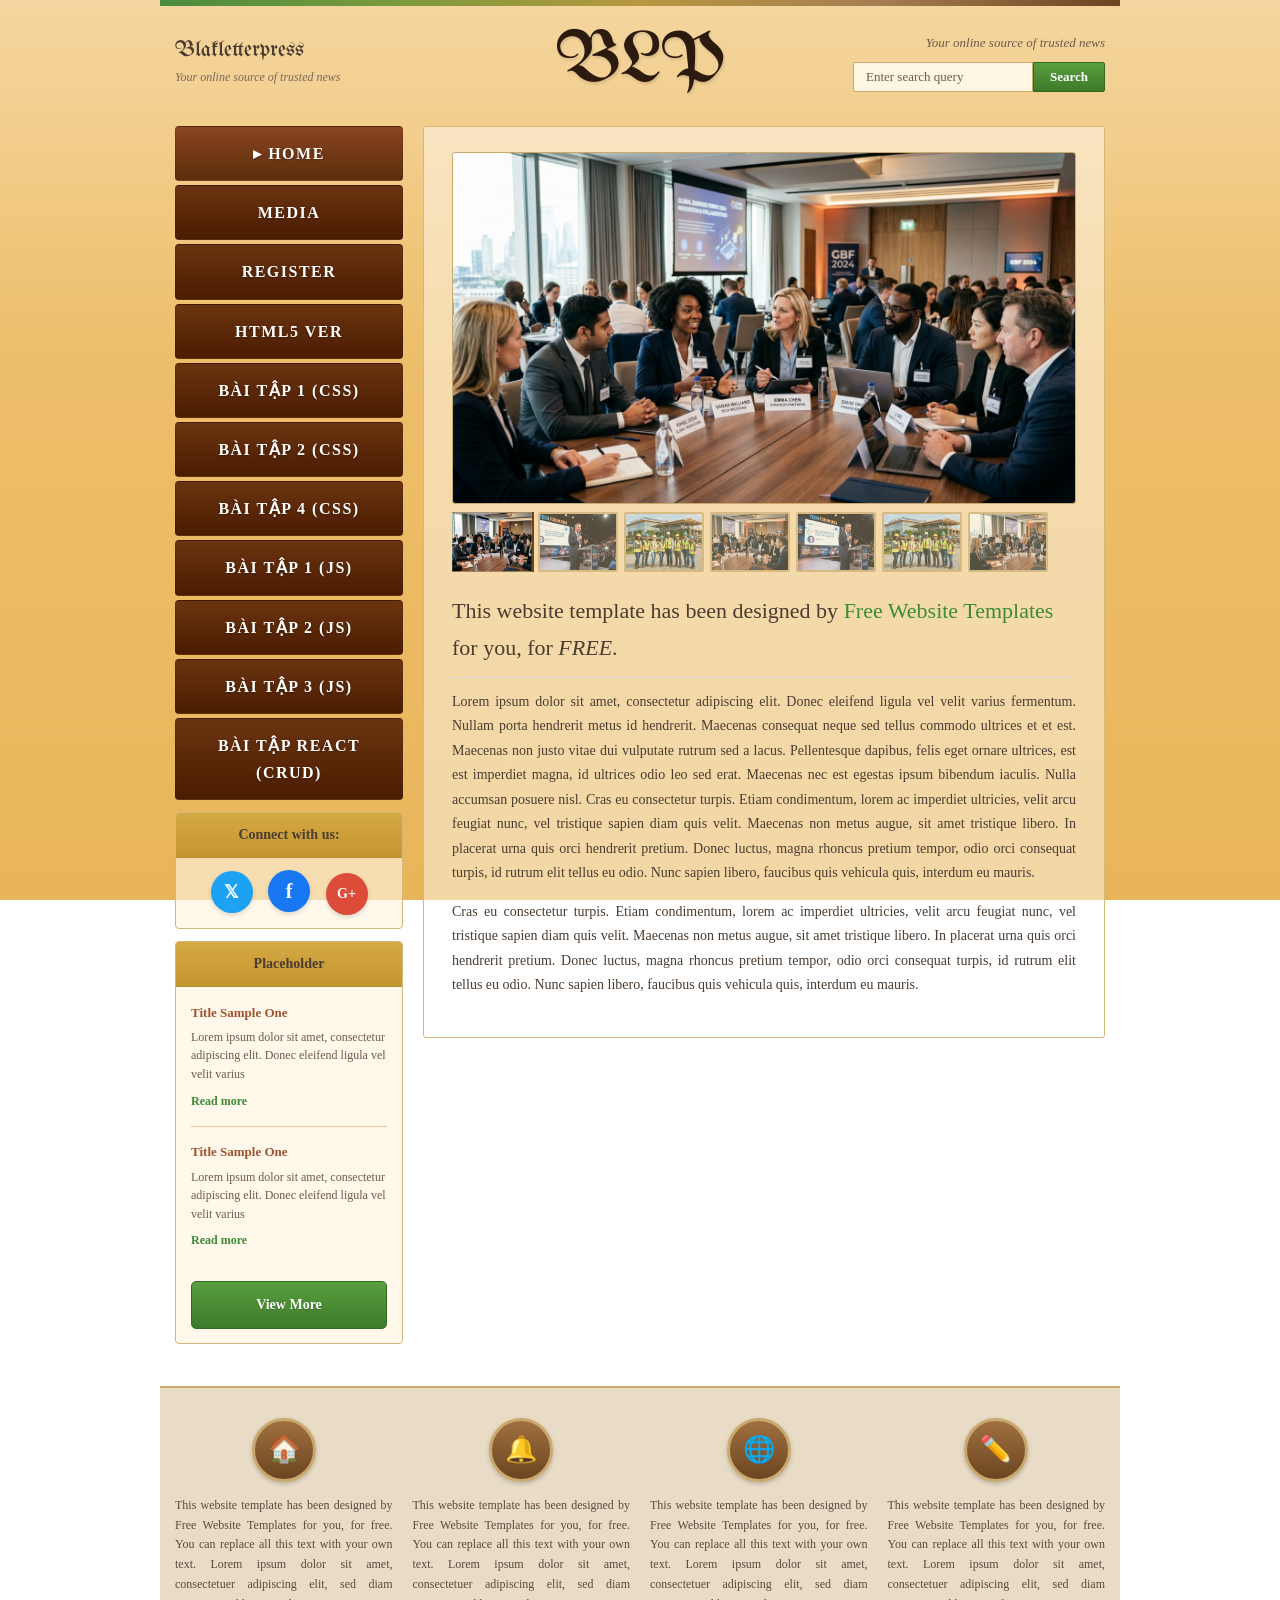
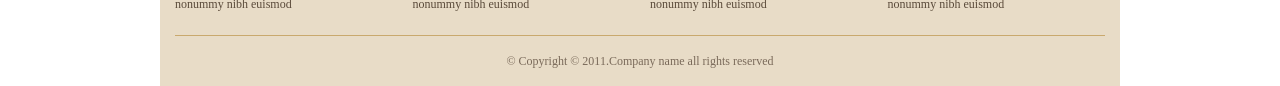
<file: index.html>
<!DOCTYPE html>
<!-- Website template by freewebsitetemplates.com -->
<html>

<head>
    <meta charset="UTF-8">
    <title>Home - Blakletterpress Website Template</title>
    <link rel="stylesheet" href="css/style.css" type="text/css">
</head>

<body>
    <div id="page">
        <div id="header">
            <div id="motto">
                <a href="index.html" class="sitename">Blakletterpress</a>
                <p>Your online source of trusted news</p>
            </div>
            <div id="logo">
                <a href="index.html">BLP</a>
            </div>
            <div id="searchbar">
                <div class="motto-text">Your online source of trusted news</div>
                <form action="#" method="post">
                    <input type="text" value="Enter search query" class="txtfield"
                        onBlur="javascript:if(this.value==''){this.value=this.defaultValue;}"
                        onFocus="javascript:if(this.value==this.defaultValue){this.value='';}">
                    <input type="submit" value="Search" class="btn">
                </form>
            </div>
        </div>
        <div id="contents">
            <div id="main">
                <div class="body">
                    <!-- Image Slideshow -->
                    <div class="slideshow">
                        <div class="main-image">
                            <img src="images/event_hero.jpg" alt="Featured Image" id="mainSlideImg">
                        </div>
                        <div class="thumbnails">
                            <img src="images/event_hero.jpg" alt="Thumbnail 1" class="active"
                                onclick="changeSlide(this)">
                            <img src="images/video_thumbnail.jpg" alt="Thumbnail 2" onclick="changeSlide(this)">
                            <img src="images/gallery_image.jpg" alt="Thumbnail 3" onclick="changeSlide(this)">
                            <img src="images/event_hero.jpg" alt="Thumbnail 4" onclick="changeSlide(this)"
                                style="object-position: right;">
                            <img src="images/video_thumbnail.jpg" alt="Thumbnail 5" onclick="changeSlide(this)"
                                style="object-position: left;">
                            <img src="images/gallery_image.jpg" alt="Thumbnail 6" onclick="changeSlide(this)"
                                style="object-position: center top;">
                            <img src="images/event_hero.jpg" alt="Thumbnail 7" onclick="changeSlide(this)"
                                style="object-position: left top;">
                        </div>
                    </div>

                    <h2>
                        This website template has been designed by
                        <a href="http://freewebsitetemplates.com">Free Website Templates</a> for you, for
                        <em>FREE</em>.
                    </h2>
                    <p>
                        Lorem ipsum dolor sit amet, consectetur adipiscing elit. Donec eleifend ligula vel velit varius
                        fermentum. Nullam porta hendrerit metus id hendrerit. Maecenas consequat neque sed tellus
                        commodo ultrices et et est. Maecenas non justo vitae dui vulputate rutrum sed a lacus.
                        Pellentesque dapibus, felis eget ornare ultrices, est est imperdiet magna, id ultrices odio leo
                        sed erat. Maecenas nec est egestas ipsum bibendum iaculis. Nulla accumsan posuere nisl. Cras eu
                        consectetur turpis. Etiam condimentum, lorem ac imperdiet ultricies, velit arcu feugiat nunc, vel
                        tristique sapien diam quis velit. Maecenas non metus augue, sit amet tristique libero. In
                        placerat urna quis orci hendrerit pretium. Donec luctus, magna rhoncus pretium tempor, odio orci
                        consequat turpis, id rutrum elit tellus eu odio. Nunc sapien libero, faucibus quis vehicula
                        quis, interdum eu mauris.
                    </p>
                    <p>
                        Cras eu consectetur turpis. Etiam condimentum, lorem ac imperdiet ultricies, velit arcu feugiat
                        nunc, vel tristique sapien diam quis velit. Maecenas non metus augue, sit amet tristique libero.
                        In placerat urna quis orci hendrerit pretium. Donec luctus, magna rhoncus pretium tempor, odio
                        orci consequat turpis, id rutrum elit tellus eu odio. Nunc sapien libero, faucibus quis vehicula
                        quis, interdum eu mauris.
                    </p>
                </div>
            </div>
            <div id="sidebar">
                <div id="navigation">
                    <div>
                        <ul>
                            <li>
                                <a href="index.html" class="active">Home</a>
                            </li>
                            <li>
                                <a href="media.html">Media</a>
                            </li>
                            <li>
                                <a href="register.html">Register</a>
                            </li>
                            <li>
                                <a href="index_new.html">HTML5 Ver</a>
                            </li>
                            <li>
                                <a href="Bai tap 1 Tim va sua loi CSS/trang.html">Bài tập 1 (CSS)</a>
                            </li>
                            <li>
                                <a href="Bai tap 2 Tim va sua loi CSS/trang.html">Bài tập 2 (CSS)</a>
                            </li>
                            <li>
                                <a href="Bai tap 4 Xay dung CSS/trang-goc.html">Bài tập 4 (CSS)</a>
                            </li>
                            <li>
                                <a href="Bai tap 1 - JS phieu bao gia va xac nhan don in/index.html">Bài tập 1 (JS)</a>
                            </li>
                            <li>
                                <a href="Bai tap 2 - JS tin tuc va gio hang/index.html">Bài tập 2 (JS)</a>
                            </li>
                            <li>
                                <a href="Bai tap 3 - JS thu vien anh va tin nhanh/index.html">Bài tập 3 (JS)</a>
                            </li>
                            <li>
                                <a href="Bai tap React - CRUD/index.html">Bài tập React (CRUD)</a>
                            </li>
                        </ul>
                    </div>
                </div>
                <div class="section">
                    <div id="connect">
                        <h2>Connect with us:</h2>
                        <a href="http://freewebsitetemplates.com/go/twitter/" target="_blank" class="twitter"></a> <a
                            href="http://freewebsitetemplates.com/go/facebook/" target="_blank" class="facebook"></a> <a
                            href="http://freewebsitetemplates.com/go/googleplus/" target="_blank"
                            class="googleplus"></a>
                    </div>
                </div>
                <div class="section">
                    <div id="posts">
                        <h2>Placeholder</h2>
                        <ul>
                            <li>
                                <h5>Title Sample One</h5>
                                <p>
                                    Lorem ipsum dolor sit amet, consectetur adipiscing elit. Donec eleifend ligula vel
                                    velit varius
                                </p>
                                <a href="media.html" class="more">Read more</a>
                            </li>
                            <li>
                                <h5>Title Sample One</h5>
                                <p>
                                    Lorem ipsum dolor sit amet, consectetur adipiscing elit. Donec eleifend ligula vel
                                    velit varius
                                </p>
                                <a href="media.html" class="more">Read more</a>
                            </li>
                        </ul>
                        <a href="media.html" class="btn2">View More</a>
                    </div>
                </div>
            </div>
        </div>
        <div id="footer">
            <div>
                <ul id="featured">
                    <li>
                        <a href="index.html" class="home"></a>
                        <p>
                            This website template has been designed by Free Website Templates for you, for free. You can
                            replace all this text with your own text. Lorem ipsum dolor sit amet, consectetuer
                            adipiscing elit, sed diam nonummy nibh euismod
                        </p>
                    </li>
                    <li>
                        <a href="index.html" class="bell"></a>
                        <p>
                            This website template has been designed by Free Website Templates for you, for free. You can
                            replace all this text with your own text. Lorem ipsum dolor sit amet, consectetuer
                            adipiscing elit, sed diam nonummy nibh euismod
                        </p>
                    </li>
                    <li>
                        <a href="index.html" class="globe"></a>
                        <p>
                            This website template has been designed by Free Website Templates for you, for free. You can
                            replace all this text with your own text. Lorem ipsum dolor sit amet, consectetuer
                            adipiscing elit, sed diam nonummy nibh euismod
                        </p>
                    </li>
                    <li>
                        <a href="index.html" class="pencil"></a>
                        <p>
                            This website template has been designed by Free Website Templates for you, for free. You can
                            replace all this text with your own text. Lorem ipsum dolor sit amet, consectetuer
                            adipiscing elit, sed diam nonummy nibh euismod
                        </p>
                    </li>
                </ul>
                <p id="footnote">
                    © Copyright © 2011.Company name all rights reserved
                </p>
            </div>
        </div>
    </div>

    <script>
        // Simple Image Slideshow
        function changeSlide(thumb) {
            var mainImg = document.getElementById('mainSlideImg');
            mainImg.style.opacity = '0';
            setTimeout(function () {
                mainImg.src = thumb.src;
                mainImg.style.opacity = '1';
            }, 200);
            // Update active thumbnail
            var thumbs = document.querySelectorAll('.thumbnails img');
            thumbs.forEach(function (t) { t.classList.remove('active'); });
            thumb.classList.add('active');
        }
    </script>
</body>

</html>
</file>
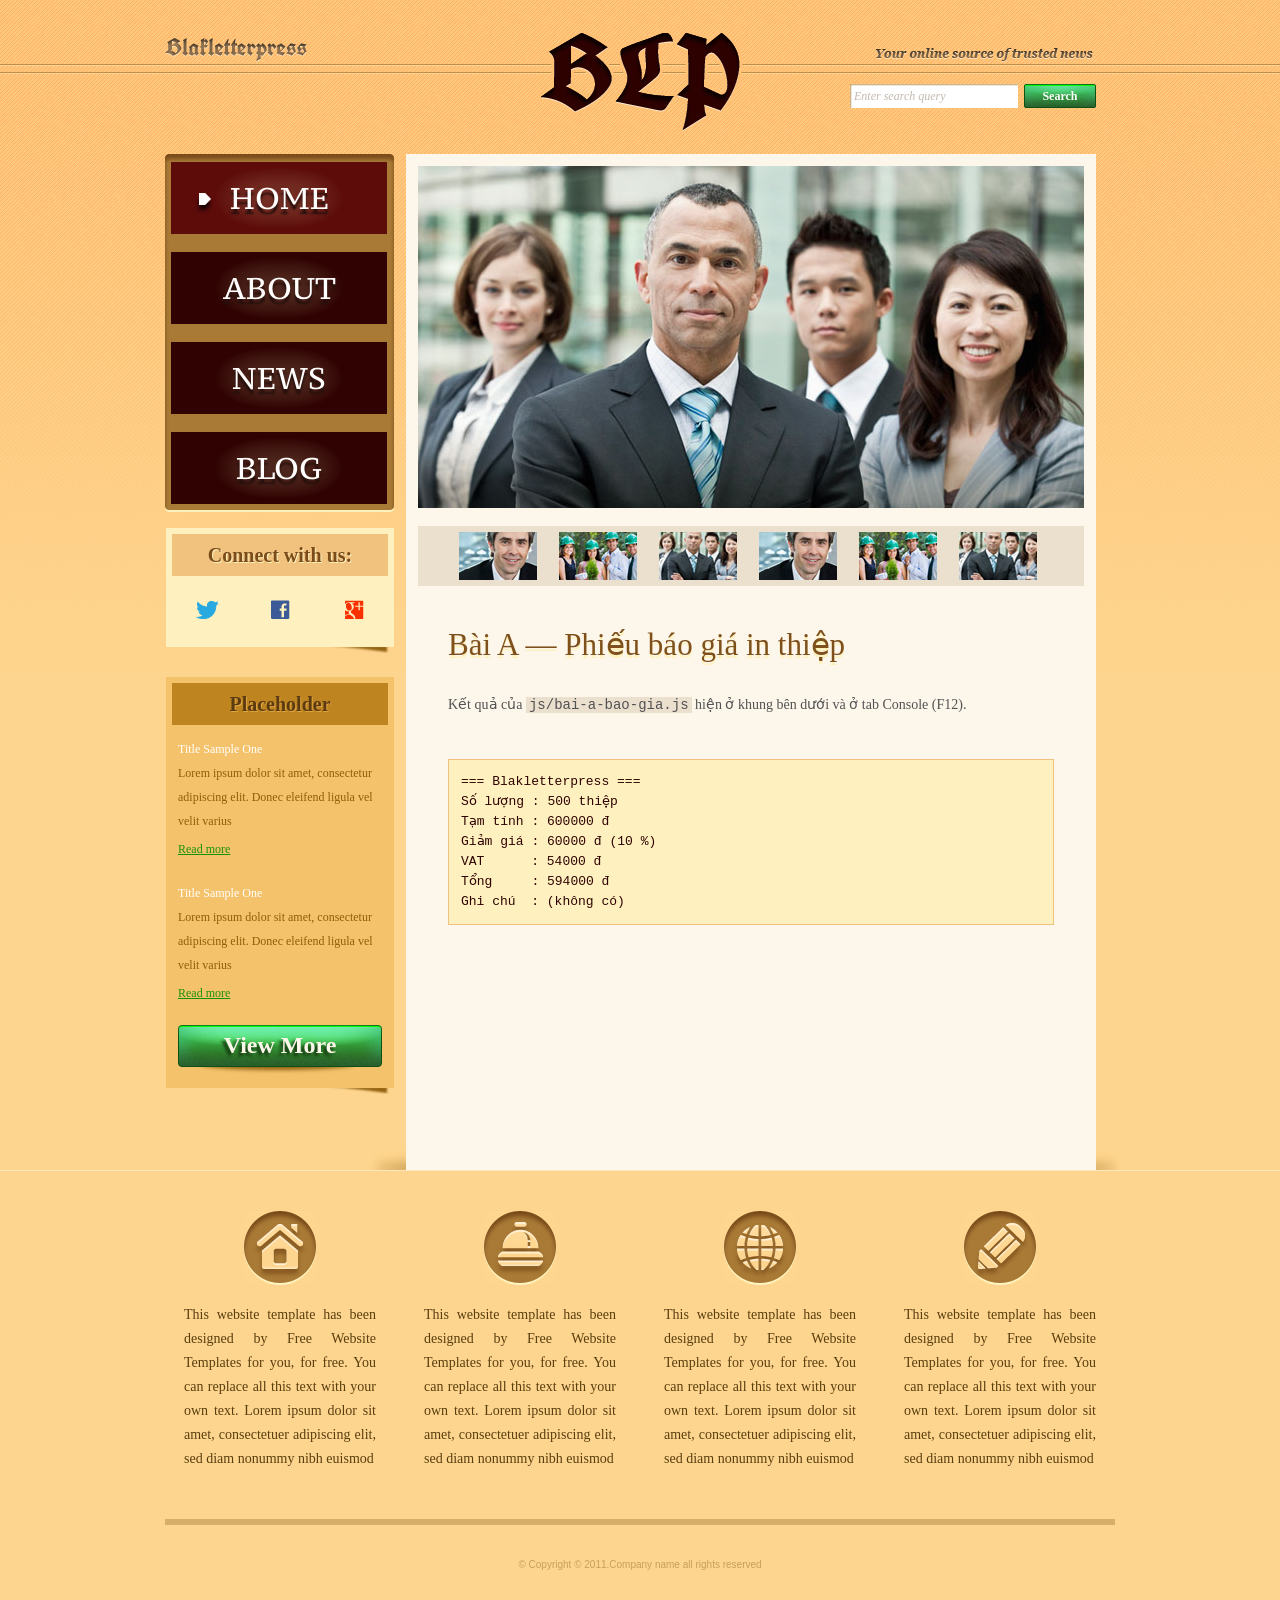
<file: Bai tap 1 - JS phieu bao gia va xac nhan don in/index.html>
<!DOCTYPE html>
<!-- Website template by freewebsitetemplates.com -->
<html>
<head>
	<meta charset="UTF-8">
	<title>Bài A – Phiếu báo giá | Blakletterpress</title>
	<link rel="stylesheet" href="css/style.css" type="text/css">
	<link rel="stylesheet" href="css/bai-js.css" type="text/css">
</head>
<body>
	<div id="page">
		<div id="header">
			<div id="motto">
				<a href="index.html" class="sitename"><img src="images/blakletterpress.png" height="24" width="142" alt="SiteName"></a>
				<p>
					<img src="images/header-text.png" height="14" width="218" alt="Text">
				</p>
			</div>
			<div id="logo">
				<a href="index.html"><img src="images/logo.png" alt="LOGO"></a>
			</div>
			<div id="searchbar">
				<form action="#" method="post">
					<input type="text" value="Enter search query" class="txtfield" onBlur="javascript:if(this.value==''){this.value=this.defaultValue;}" onFocus="javascript:if(this.value==this.defaultValue){this.value='';}">
					<input type="submit" value="Search" class="btn">
				</form>
			</div>
		</div>
		<div id="contents">
			<div id="main">
				<div id="gallery">
					<div>
						<img src="images/team-large.jpg" alt="Img">
					</div>
					<ul>
						<li>
							<img src="images/smiling.jpg" alt="Img">
						</li>
						<li>
							<img src="images/ecofriends.jpg" alt="Img">
						</li>
						<li>
							<img src="images/team.jpg" alt="Img">
						</li>
						<li>
							<img src="images/smiling.jpg" alt="Img">
						</li>
						<li>
							<img src="images/ecofriends.jpg" alt="Img">
						</li>
						<li>
							<img src="images/team.jpg" alt="Img">
						</li>
					</ul>
				</div>
				<div class="body">
					<h1>Bài A — Phiếu báo giá in thiệp</h1>
					<p>
						Kết quả của <code>js/bai-a-bao-gia.js</code> hiện ở khung bên dưới và ở tab Console (F12).
					</p>
					<pre id="ket-qua"></pre>
				</div>
			</div>
			<div id="sidebar">
				<div id="navigation">
					<div>
						<ul>
							<li class="selected">
								<a href="index.html">Home</a>
							</li>
							<li>
								<a href="about.html">About</a>
							</li>
							<li>
								<a href="news.html">News</a>
							</li>
							<li>
								<a href="blog.html">Blog</a>
							</li>
						</ul>
					</div>
				</div>
				<div class="section">
					<div id="connect">
						<h2>Connect with us:</h2>
						<a href="http://freewebsitetemplates.com/go/twitter/" target="_blank" class="twitter"></a> <a href="http://freewebsitetemplates.com/go/facebook/" target="_blank" class="facebook"></a> <a href="http://freewebsitetemplates.com/go/googleplus/" target="_blank" class="googleplus"></a>
					</div>
				</div>
				<div class="section">
					<div id="posts">
						<h2>Placeholder</h2>
						<ul>
							<li>
								<h5>Title Sample One</h5>
								<p>
									Lorem ipsum dolor sit amet, consectetur adipiscing elit. Donec eleifend ligula vel velit varius
								</p>
								<a href="news.html" class="more">Read more</a>
							</li>
							<li>
								<h5>Title Sample One</h5>
								<p>
									Lorem ipsum dolor sit amet, consectetur adipiscing elit. Donec eleifend ligula vel velit varius
								</p>
								<a href="news.html" class="more">Read more</a>
							</li>
						</ul>
						<a href="news.html" class="btn2">View More</a>
					</div>
				</div>
			</div>
		</div>
		<div id="footer">
			<div>
				<ul id="featured">
					<li>
						<a href="index.html" class="home"></a>
						<p>
							This website template has been designed by Free Website Templates for you, for free. You can replace all this text with your own text. Lorem ipsum dolor sit amet, consectetuer adipiscing elit, sed diam nonummy nibh euismod
						</p>
					</li>
					<li>
						<a href="index.html" class="bell"></a>
						<p>
							This website template has been designed by Free Website Templates for you, for free. You can replace all this text with your own text. Lorem ipsum dolor sit amet, consectetuer adipiscing elit, sed diam nonummy nibh euismod
						</p>
					</li>
					<li>
						<a href="index.html" class="globe"></a>
						<p>
							This website template has been designed by Free Website Templates for you, for free. You can replace all this text with your own text. Lorem ipsum dolor sit amet, consectetuer adipiscing elit, sed diam nonummy nibh euismod
						</p>
					</li>
					<li>
						<a href="index.html" class="pencil"></a>
						<p>
							This website template has been designed by Free Website Templates for you, for free. You can replace all this text with your own text. Lorem ipsum dolor sit amet, consectetuer adipiscing elit, sed diam nonummy nibh euismod
						</p>
					</li>
				</ul>
				<p id="footnote">
					© Copyright © 2011.Company name all rights reserved
				</p>
			</div>
		</div>
	</div>
	<script src="js/ho-tro.js"></script>
	<script src="js/bai-a-bao-gia.js"></script>
</body>
</html>
</file>
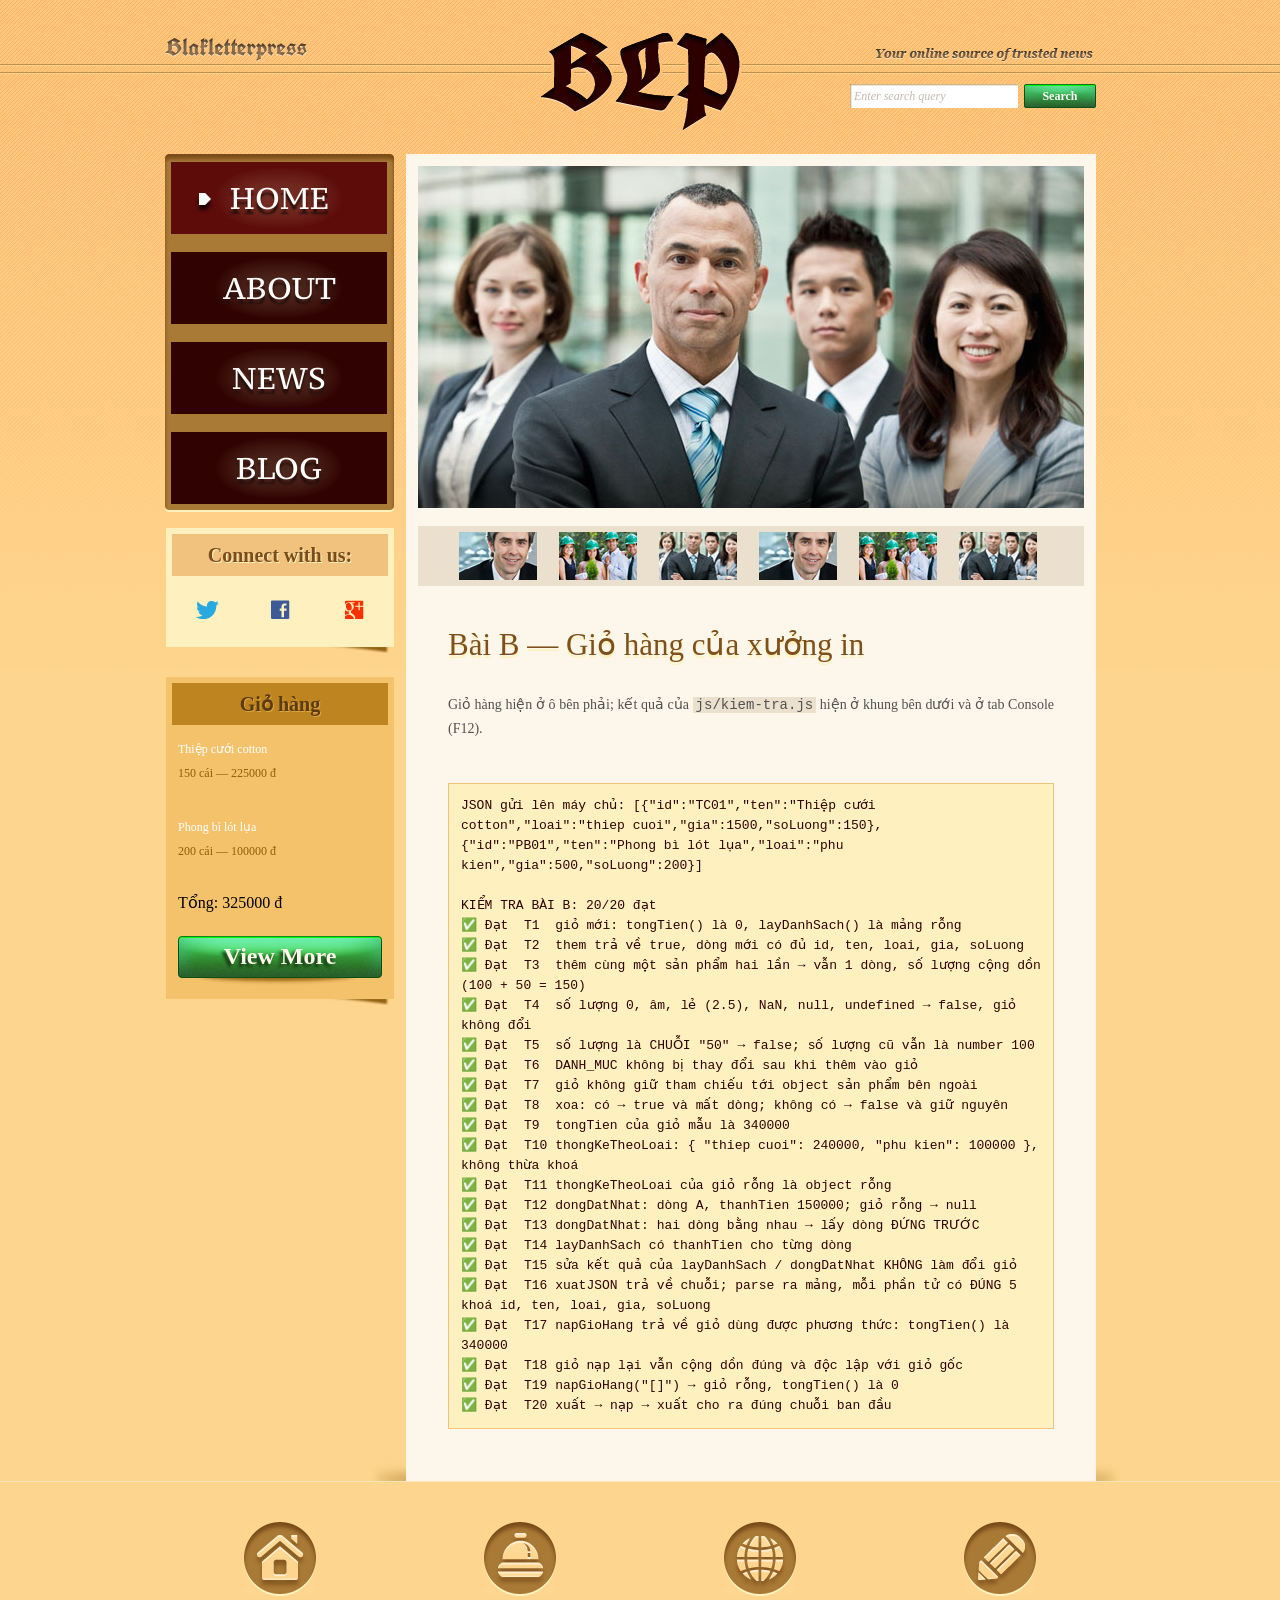
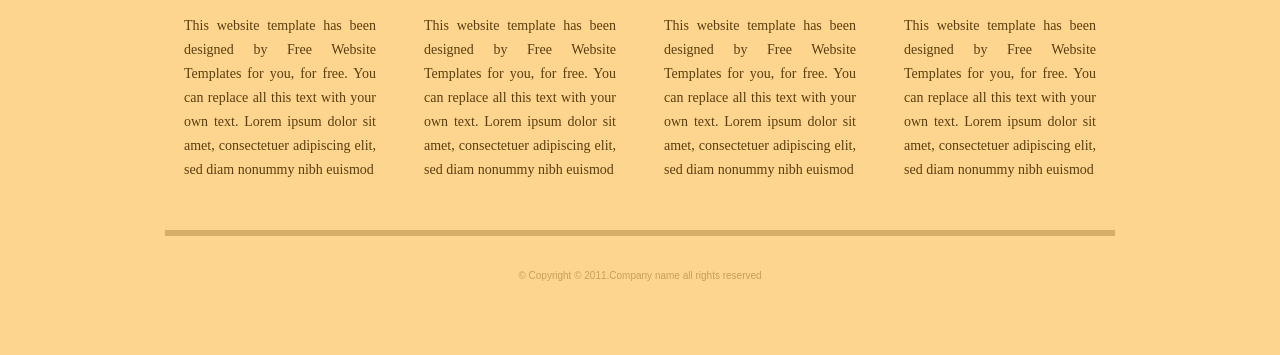
<file: Bai tap 2 - JS tin tuc va gio hang/index.html>
<!DOCTYPE html>
<!-- Website template by freewebsitetemplates.com -->
<html>
<head>
	<meta charset="UTF-8">
	<title>Bài B – Giỏ hàng | Blakletterpress</title>
	<link rel="stylesheet" href="css/style.css" type="text/css">
	<link rel="stylesheet" href="css/bai-js.css" type="text/css">
</head>
<body>
	<div id="page">
		<div id="header">
			<div id="motto">
				<a href="index.html" class="sitename"><img src="images/blakletterpress.png" height="24" width="142" alt="SiteName"></a>
				<p>
					<img src="images/header-text.png" height="14" width="218" alt="Text">
				</p>
			</div>
			<div id="logo">
				<a href="index.html"><img src="images/logo.png" alt="LOGO"></a>
			</div>
			<div id="searchbar">
				<form action="#" method="post">
					<input type="text" value="Enter search query" class="txtfield" onBlur="javascript:if(this.value==''){this.value=this.defaultValue;}" onFocus="javascript:if(this.value==this.defaultValue){this.value='';}">
					<input type="submit" value="Search" class="btn">
				</form>
			</div>
		</div>
		<div id="contents">
			<div id="main">
				<div id="gallery">
					<div>
						<img src="images/team-large.jpg" alt="Img">
					</div>
					<ul>
						<li>
							<img src="images/smiling.jpg" alt="Img">
						</li>
						<li>
							<img src="images/ecofriends.jpg" alt="Img">
						</li>
						<li>
							<img src="images/team.jpg" alt="Img">
						</li>
						<li>
							<img src="images/smiling.jpg" alt="Img">
						</li>
						<li>
							<img src="images/ecofriends.jpg" alt="Img">
						</li>
						<li>
							<img src="images/team.jpg" alt="Img">
						</li>
					</ul>
				</div>
				<div class="body">
					<h1>Bài B — Giỏ hàng của xưởng in</h1>
					<p>
						Giỏ hàng hiện ở ô bên phải; kết quả của <code>js/kiem-tra.js</code> hiện ở khung bên dưới và ở tab Console (F12).
					</p>
					<pre id="ket-qua"></pre>
				</div>
			</div>
			<div id="sidebar">
				<div id="navigation">
					<div>
						<ul>
							<li class="selected">
								<a href="index.html">Home</a>
							</li>
							<li>
								<a href="about.html">About</a>
							</li>
							<li>
								<a href="news.html">News</a>
							</li>
							<li>
								<a href="blog.html">Blog</a>
							</li>
						</ul>
					</div>
				</div>
				<div class="section">
					<div id="connect">
						<h2>Connect with us:</h2>
						<a href="http://freewebsitetemplates.com/go/twitter/" target="_blank" class="twitter"></a> <a href="http://freewebsitetemplates.com/go/facebook/" target="_blank" class="facebook"></a> <a href="http://freewebsitetemplates.com/go/googleplus/" target="_blank" class="googleplus"></a>
					</div>
				</div>
				<div class="section">
					<div id="posts">
						<h2>Giỏ hàng</h2>
						<ul id="gio-hang">
							<li>
								<h5>Title Sample One</h5>
								<p>
									Lorem ipsum dolor sit amet, consectetur adipiscing elit. Donec eleifend ligula vel velit varius
								</p>
								<a href="news.html" class="more">Read more</a>
							</li>
							<li>
								<h5>Title Sample One</h5>
								<p>
									Lorem ipsum dolor sit amet, consectetur adipiscing elit. Donec eleifend ligula vel velit varius
								</p>
								<a href="news.html" class="more">Read more</a>
							</li>
						</ul>
						<a href="news.html" class="btn2">View More</a>
					</div>
				</div>
			</div>
		</div>
		<div id="footer">
			<div>
				<ul id="featured">
					<li>
						<a href="index.html" class="home"></a>
						<p>
							This website template has been designed by Free Website Templates for you, for free. You can replace all this text with your own text. Lorem ipsum dolor sit amet, consectetuer adipiscing elit, sed diam nonummy nibh euismod
						</p>
					</li>
					<li>
						<a href="index.html" class="bell"></a>
						<p>
							This website template has been designed by Free Website Templates for you, for free. You can replace all this text with your own text. Lorem ipsum dolor sit amet, consectetuer adipiscing elit, sed diam nonummy nibh euismod
						</p>
					</li>
					<li>
						<a href="index.html" class="globe"></a>
						<p>
							This website template has been designed by Free Website Templates for you, for free. You can replace all this text with your own text. Lorem ipsum dolor sit amet, consectetuer adipiscing elit, sed diam nonummy nibh euismod
						</p>
					</li>
					<li>
						<a href="index.html" class="pencil"></a>
						<p>
							This website template has been designed by Free Website Templates for you, for free. You can replace all this text with your own text. Lorem ipsum dolor sit amet, consectetuer adipiscing elit, sed diam nonummy nibh euismod
						</p>
					</li>
				</ul>
				<p id="footnote">
					© Copyright © 2011.Company name all rights reserved
				</p>
			</div>
		</div>
	</div>
	<script src="js/ho-tro.js"></script>
	<script src="js/bai-b-gio-hang.js"></script>
	<script src="js/kiem-tra.js"></script>
</body>
</html>
</file>
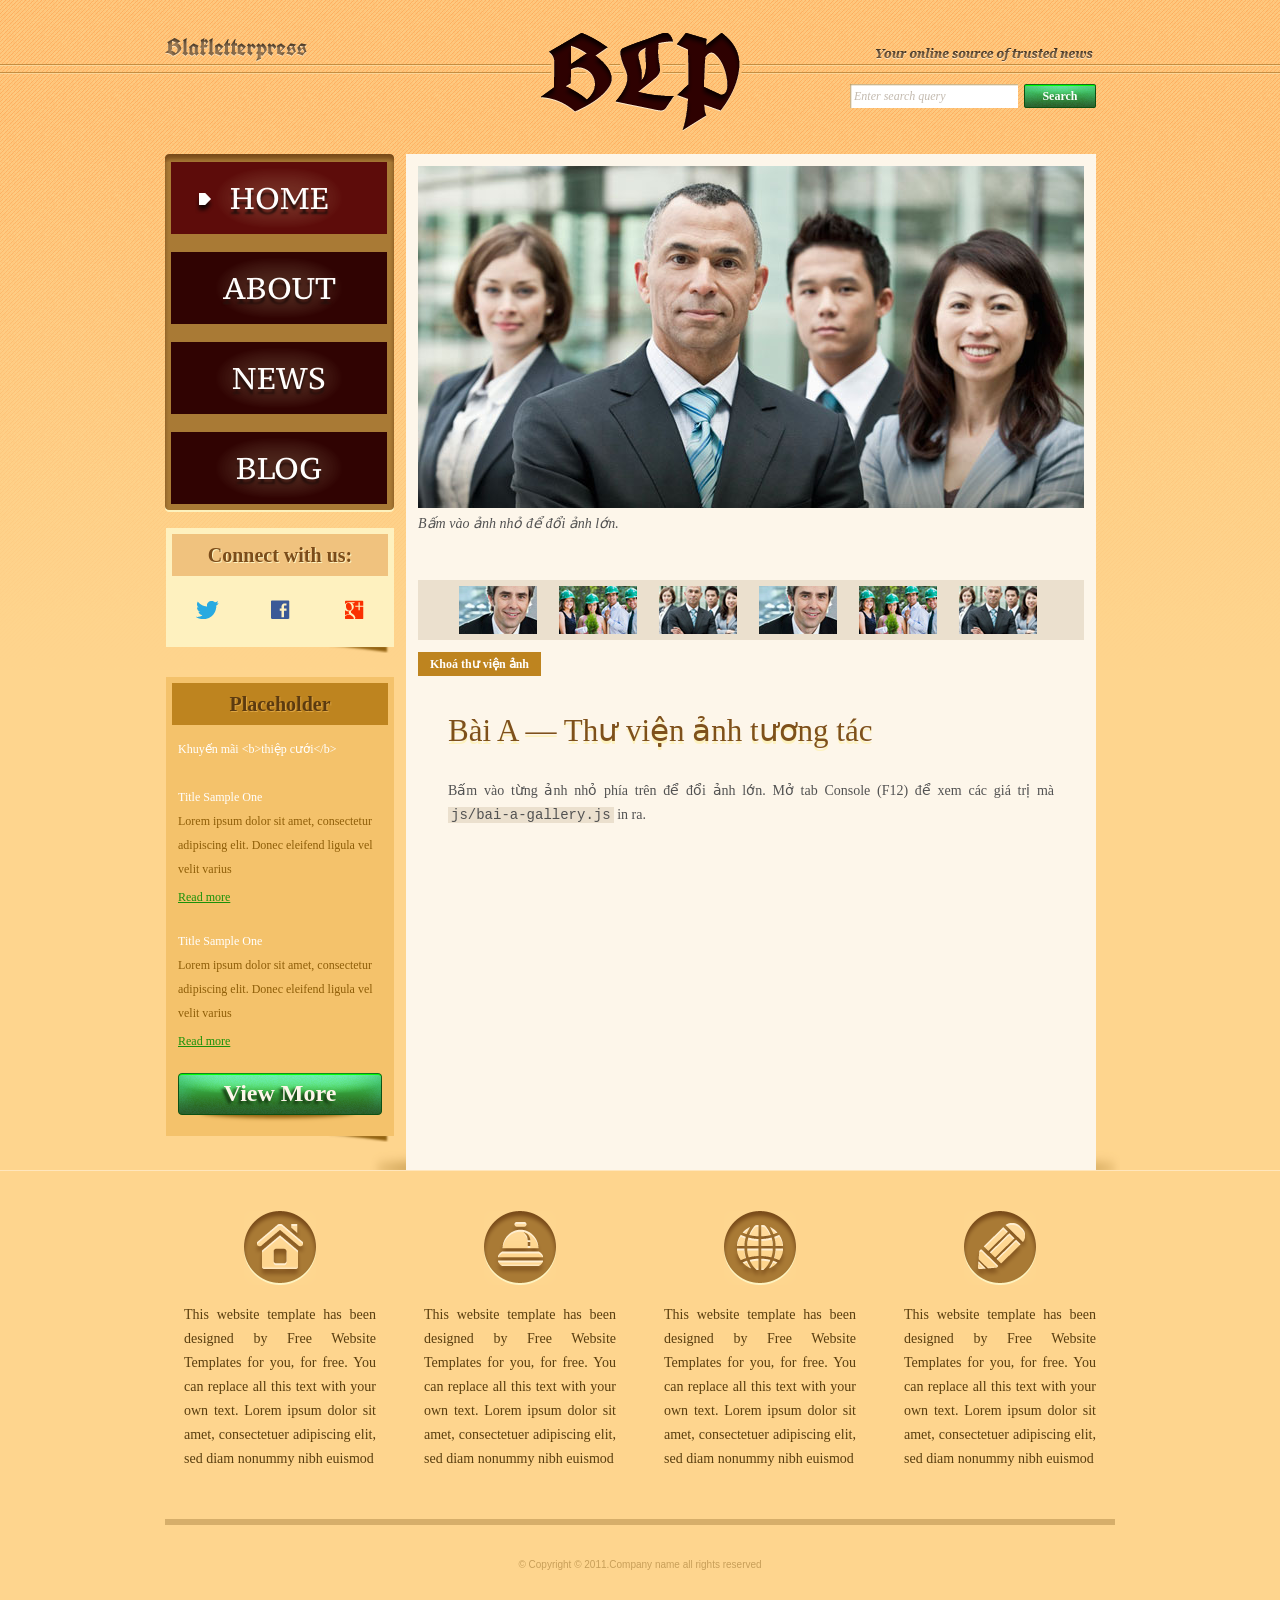
<file: Bai tap 3 - JS thu vien anh va tin nhanh/index.html>
<!DOCTYPE html>
<!-- Website template by freewebsitetemplates.com -->
<html>
<head>
	<meta charset="UTF-8">
	<title>Bài A – Thư viện ảnh | Blakletterpress</title>
	<link rel="stylesheet" href="css/style.css" type="text/css">
	<link rel="stylesheet" href="css/bai-js.css" type="text/css">
</head>
<body>
	<div id="page">
		<div id="header">
			<div id="motto">
				<a href="index.html" class="sitename"><img src="images/blakletterpress.png" height="24" width="142" alt="SiteName"></a>
				<p>
					<img src="images/header-text.png" height="14" width="218" alt="Text">
				</p>
			</div>
			<div id="logo">
				<a href="index.html"><img src="images/logo.png" alt="LOGO"></a>
			</div>
			<div id="searchbar">
				<form action="#" method="post">
					<input type="text" id="o-tim-kiem" value="Enter search query" class="txtfield">
					<input type="submit" value="Search" class="btn">
				</form>
			</div>
		</div>
		<div id="contents">
			<div id="main">
				<div id="gallery">
					<div>
						<img src="images/team-large.jpg" alt="Img">
					</div>
					<ul>
						<li>
							<img src="images/smiling.jpg" alt="meeting">
						</li>
						<li>
							<img src="images/ecofriends.jpg" alt="team-large">
						</li>
						<li>
							<img src="images/team.jpg" alt="team-large">
						</li>
						<li>
							<img src="images/smiling.jpg" alt="meeting">
						</li>
						<li>
							<img src="images/ecofriends.jpg" alt="team-large">
						</li>
						<li>
							<img src="images/team.jpg" alt="team-large">
						</li>
					</ul>
					<button type="button" id="nut-khoa">Khoá thư viện ảnh</button>
				</div>
				<div class="body">
					<h1>Bài A — Thư viện ảnh tương tác</h1>
					<p>
						Bấm vào từng ảnh nhỏ phía trên để đổi ảnh lớn. Mở tab Console (F12) để xem các giá trị mà <code>js/bai-a-gallery.js</code> in ra.
					</p>
				</div>
			</div>
			<div id="sidebar">
				<div id="navigation">
					<div>
						<ul>
							<li class="selected">
								<a href="index.html">Home</a>
							</li>
							<li>
								<a href="about.html">About</a>
							</li>
							<li>
								<a href="news.html">News</a>
							</li>
							<li>
								<a href="blog.html">Blog</a>
							</li>
						</ul>
					</div>
				</div>
				<div class="section">
					<div id="connect">
						<h2>Connect with us:</h2>
						<a href="http://freewebsitetemplates.com/go/twitter/" target="_blank" class="twitter"></a> <a href="http://freewebsitetemplates.com/go/facebook/" target="_blank" class="facebook"></a> <a href="http://freewebsitetemplates.com/go/googleplus/" target="_blank" class="googleplus"></a>
					</div>
				</div>
				<div class="section">
					<div id="posts">
						<h2>Placeholder</h2>
						<ul>
							<li>
								<h5>Title Sample One</h5>
								<p>
									Lorem ipsum dolor sit amet, consectetur adipiscing elit. Donec eleifend ligula vel velit varius
								</p>
								<a href="news.html" class="more">Read more</a>
							</li>
							<li>
								<h5>Title Sample One</h5>
								<p>
									Lorem ipsum dolor sit amet, consectetur adipiscing elit. Donec eleifend ligula vel velit varius
								</p>
								<a href="news.html" class="more">Read more</a>
							</li>
						</ul>
						<a href="news.html" class="btn2">View More</a>
					</div>
				</div>
			</div>
		</div>
		<div id="footer">
			<div>
				<ul id="featured">
					<li>
						<a href="index.html" class="home"></a>
						<p>
							This website template has been designed by Free Website Templates for you, for free. You can replace all this text with your own text. Lorem ipsum dolor sit amet, consectetuer adipiscing elit, sed diam nonummy nibh euismod
						</p>
					</li>
					<li>
						<a href="index.html" class="bell"></a>
						<p>
							This website template has been designed by Free Website Templates for you, for free. You can replace all this text with your own text. Lorem ipsum dolor sit amet, consectetuer adipiscing elit, sed diam nonummy nibh euismod
						</p>
					</li>
					<li>
						<a href="index.html" class="globe"></a>
						<p>
							This website template has been designed by Free Website Templates for you, for free. You can replace all this text with your own text. Lorem ipsum dolor sit amet, consectetuer adipiscing elit, sed diam nonummy nibh euismod
						</p>
					</li>
					<li>
						<a href="index.html" class="pencil"></a>
						<p>
							This website template has been designed by Free Website Templates for you, for free. You can replace all this text with your own text. Lorem ipsum dolor sit amet, consectetuer adipiscing elit, sed diam nonummy nibh euismod
						</p>
					</li>
				</ul>
				<p id="footnote">
					© Copyright © 2011.Company name all rights reserved
				</p>
			</div>
		</div>
	</div>
	<script src="js/bai-a-gallery.js"></script>
</body>
</html>
</file>
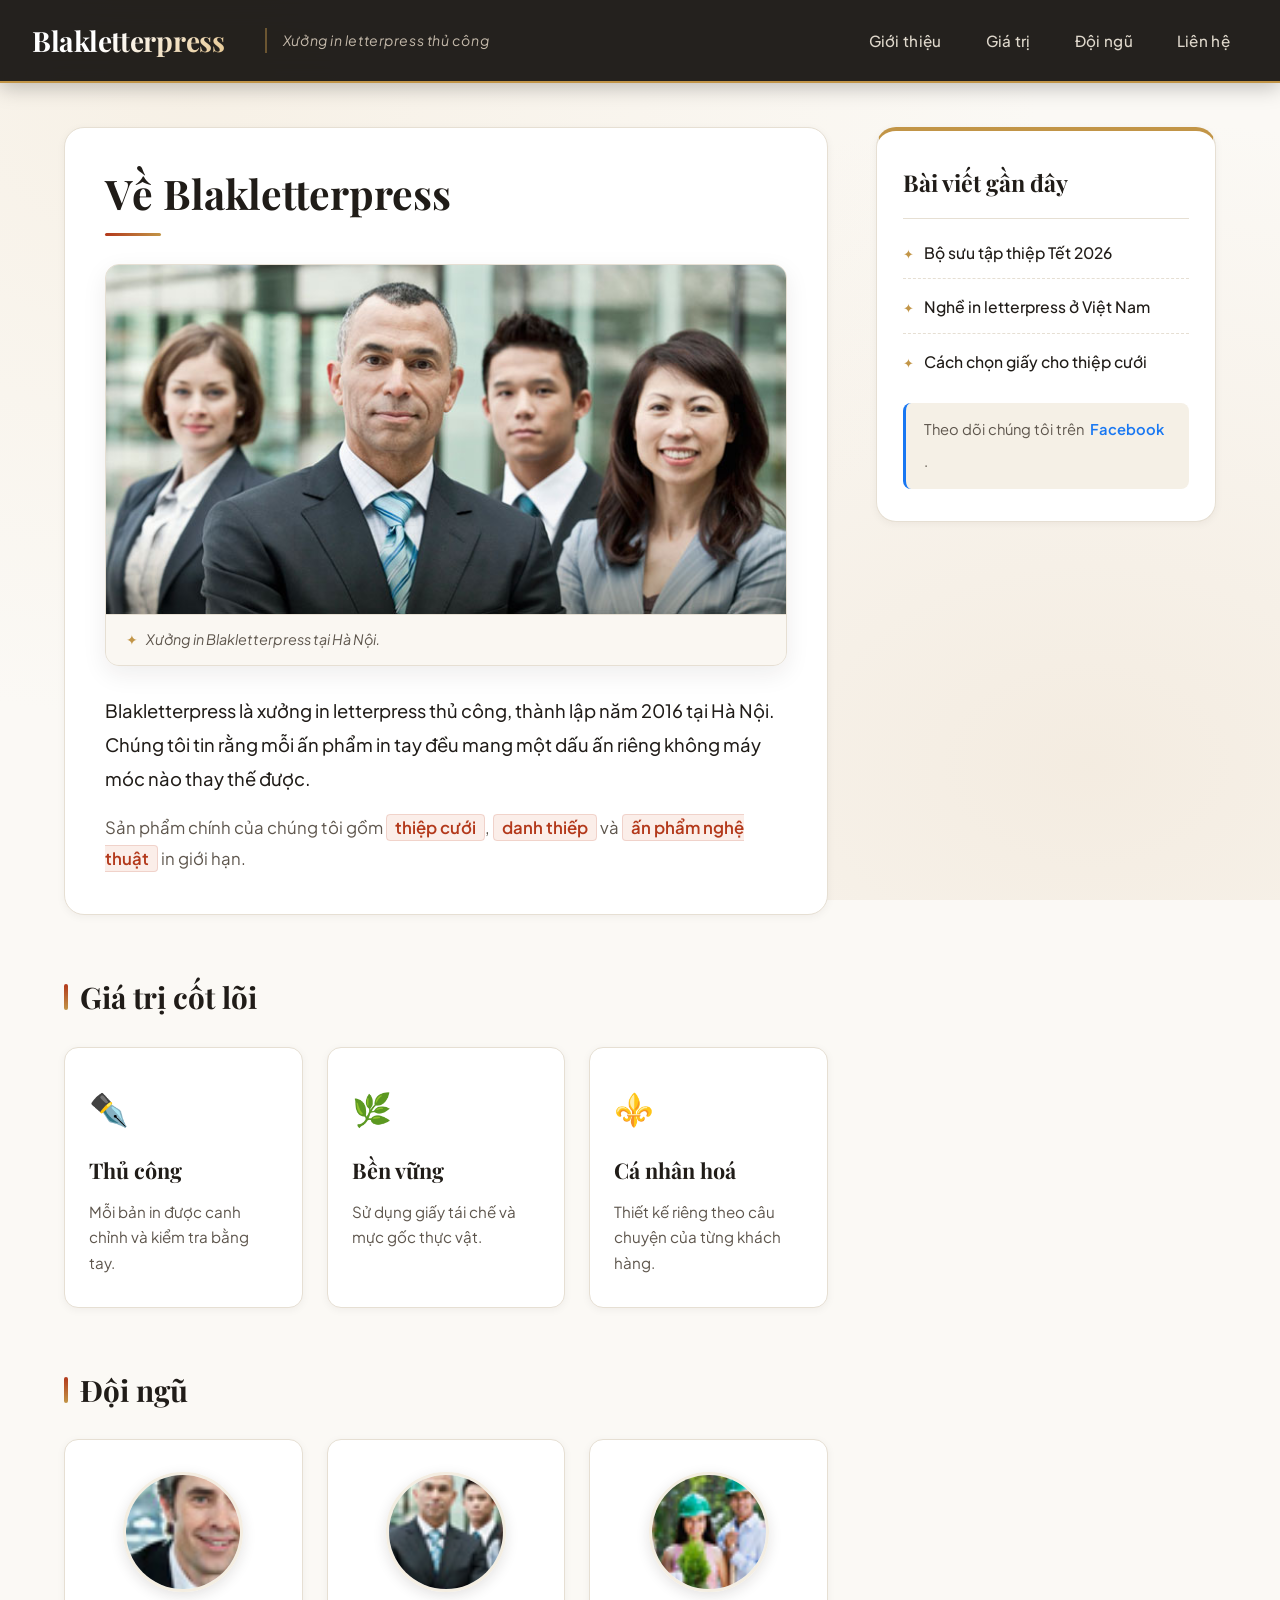
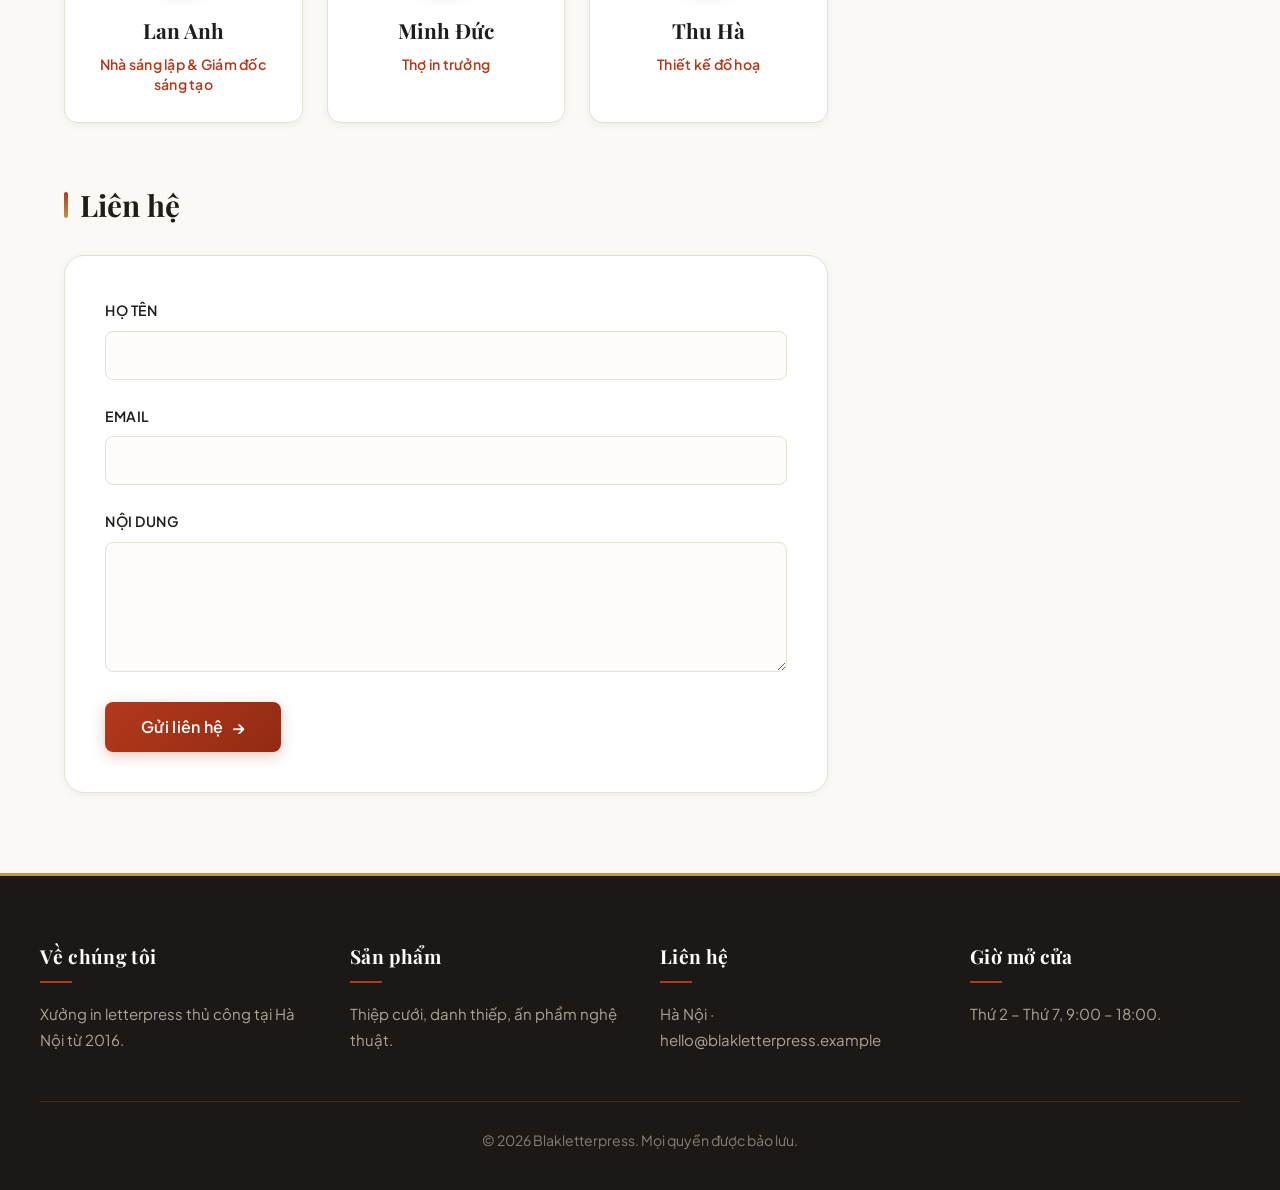
<file: Bai tap 4 Xay dung CSS/index.html>
<!DOCTYPE html>
<html lang="vi">
<head>
	<meta charset="UTF-8">
	<meta name="viewport" content="width=device-width, initial-scale=1.0">
	<meta name="description" content="Giới thiệu Blakletterpress — xưởng in letterpress thủ công tại Hà Nội.">
	<title>Giới thiệu — Blakletterpress</title>

	<!-- SV (Hoạt động 1): tạo file style.css trong cùng thư mục và giữ dòng <link> dưới đây. -->
	<link rel="stylesheet" href="style.css">
</head>
<body>

	<header class="site-header">
		<a href="#" class="site-name">Blakletterpress</a>
		<p class="tagline">Xưởng in letterpress thủ công</p>
		<nav class="main-nav" aria-label="Chính">
			<ul>
				<li><a href="#gioi-thieu">Giới thiệu</a></li>
				<li><a href="#gia-tri">Giá trị</a></li>
				<li><a href="#doi-ngu">Đội ngũ</a></li>
				<li><a href="#lien-he">Liên hệ</a></li>
			</ul>
		</nav>
	</header>

	<div class="layout">
		<main>

			<article id="gioi-thieu">
				<h1>Về Blakletterpress</h1>

				<figure>
					<img src="./images/team-large.jpg" alt="Đội ngũ Blakletterpress tại xưởng in">
					<figcaption>Xưởng in Blakletterpress tại Hà Nội.</figcaption>
				</figure>

				<p>
					Blakletterpress là xưởng in letterpress thủ công, thành lập năm 2016 tại Hà Nội.
					Chúng tôi tin rằng mỗi ấn phẩm in tay đều mang một dấu ấn riêng không máy móc nào thay thế được.
				</p>
				<p>
					Sản phẩm chính của chúng tôi gồm <strong>thiệp cưới</strong>, <strong>danh thiếp</strong>
					và <strong>ấn phẩm nghệ thuật</strong> in giới hạn.
				</p>
			</article>

			<section id="gia-tri">
				<h2>Giá trị cốt lõi</h2>
				<ul class="value-list">
					<li class="value-card">
						<h3>Thủ công</h3>
						<p>Mỗi bản in được canh chỉnh và kiểm tra bằng tay.</p>
					</li>
					<li class="value-card">
						<h3>Bền vững</h3>
						<p>Sử dụng giấy tái chế và mực gốc thực vật.</p>
					</li>
					<li class="value-card">
						<h3>Cá nhân hoá</h3>
						<p>Thiết kế riêng theo câu chuyện của từng khách hàng.</p>
					</li>
				</ul>
			</section>

			<section id="doi-ngu">
				<h2>Đội ngũ</h2>
				<ul class="team-list">
					<li class="member">
						<img src="./images/smiling.jpg" alt="Chân dung Lan Anh">
						<h3>Lan Anh</h3>
						<p>Nhà sáng lập &amp; Giám đốc sáng tạo</p>
					</li>
					<li class="member">
						<img src="./images/team.jpg" alt="Chân dung Minh Đức">
						<h3>Minh Đức</h3>
						<p>Thợ in trưởng</p>
					</li>
					<li class="member">
						<img src="./images/ecofriends.jpg" alt="Chân dung Thu Hà">
						<h3>Thu Hà</h3>
						<p>Thiết kế đồ hoạ</p>
					</li>
				</ul>
			</section>

			<section id="lien-he">
				<h2>Liên hệ</h2>
				<form action="#" method="post" class="contact-form">
					<p>
						<label for="ten">Họ tên</label><br>
						<input type="text" id="ten" name="ten" required>
					</p>
					<p>
						<label for="email">Email</label><br>
						<input type="email" id="email" name="email" required>
					</p>
					<p>
						<label for="noidung">Nội dung</label><br>
						<textarea id="noidung" name="noidung" rows="4"></textarea>
					</p>
					<p>
						<button type="submit">Gửi liên hệ</button>
					</p>
				</form>
			</section>

		</main>

		<aside class="sidebar">
			<h2>Bài viết gần đây</h2>
			<ul class="recent">
				<li><a href="#">Bộ sưu tập thiệp Tết 2026</a></li>
				<li><a href="#">Nghề in letterpress ở Việt Nam</a></li>
				<li><a href="#">Cách chọn giấy cho thiệp cưới</a></li>
			</ul>
			<p>
				Theo dõi chúng tôi trên
				<a href="https://facebook.com" target="_blank" rel="noopener">Facebook</a>.
			</p>
		</aside>
	</div>

	<footer class="site-footer">
		<ul class="footer-cols">
			<li>
				<h3>Về chúng tôi</h3>
				<p>Xưởng in letterpress thủ công tại Hà Nội từ 2016.</p>
			</li>
			<li>
				<h3>Sản phẩm</h3>
				<p>Thiệp cưới, danh thiếp, ấn phẩm nghệ thuật.</p>
			</li>
			<li>
				<h3>Liên hệ</h3>
				<p>Hà Nội · hello@blakletterpress.example</p>
			</li>
			<li>
				<h3>Giờ mở cửa</h3>
				<p>Thứ 2 – Thứ 7, 9:00 – 18:00.</p>
			</li>
		</ul>
		<p class="copyright"><small>© 2026 Blakletterpress. Mọi quyền được bảo lưu.</small></p>
	</footer>

</body>
</html>
</file>
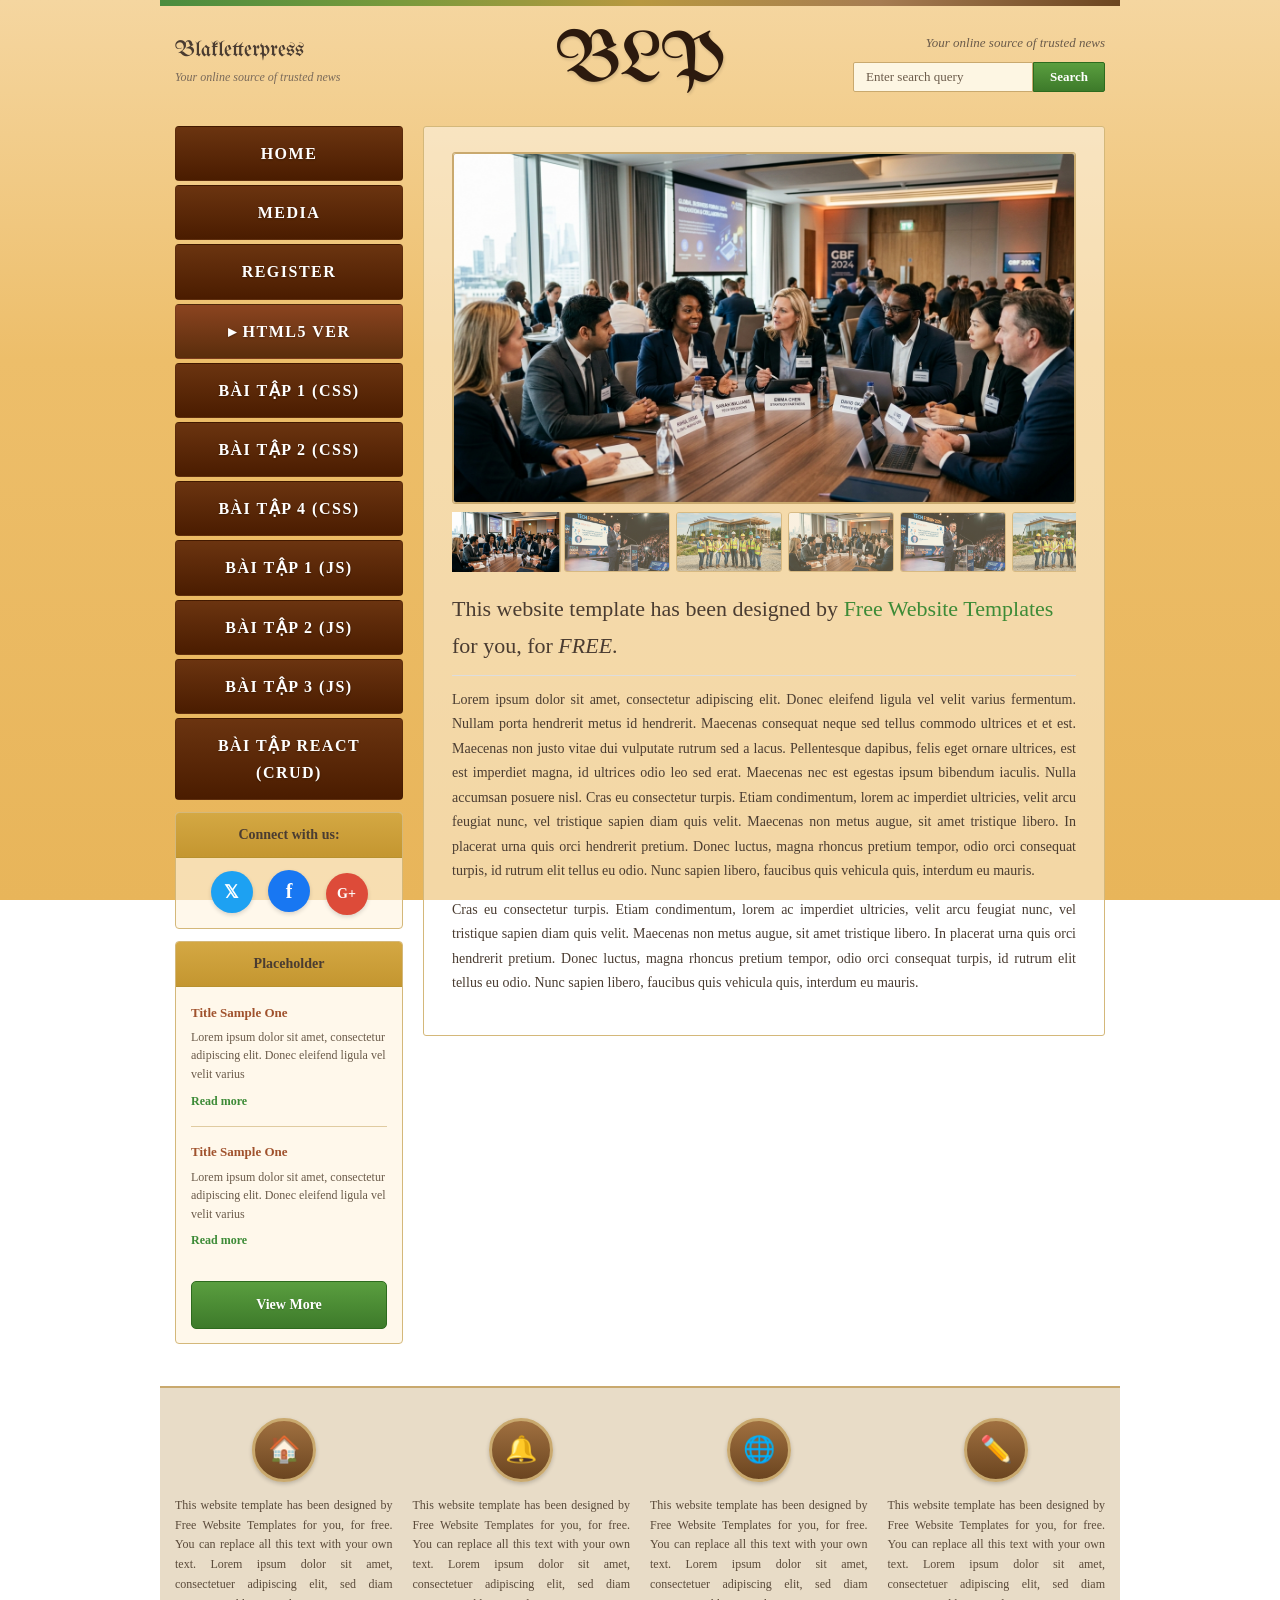
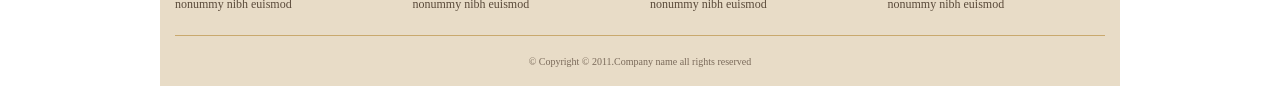
<file: index_new.html>
<!DOCTYPE html>
<!-- Website template by freewebsitetemplates.com -->
<!-- Phiên bản refactor: sử dụng thẻ semantic HTML5 cải thiện SEO -->
<html lang="vi">

<head>
    <meta charset="UTF-8">
    <meta name="viewport" content="width=device-width, initial-scale=1.0">
    <meta name="description" content="Blakletterpress - Your online source of trusted news. Free website template with latest articles and blog posts.">
    <meta name="keywords" content="Blakletterpress, news, blog, articles, free website template">
    <meta name="author" content="Blakletterpress">
    <title>Home - Blakletterpress Website Template</title>
    <link rel="stylesheet" href="css/style.css" type="text/css">
</head>

<body>
    <div id="page">

        <!-- ===== HEADER: div#header → <header> ===== -->
        <header id="header">
            <div id="motto">
                <a href="index_new.html" class="sitename">Blakletterpress</a>
                <p>Your online source of trusted news</p>
            </div>
            <div id="logo">
                <a href="index_new.html">BLP</a>
            </div>

            <!-- div#searchbar → <search> (HTML5 semantic) -->
            <search id="searchbar">
                <div class="motto-text">Your online source of trusted news</div>
                <form action="#" method="post" role="search">
                    <label for="searchInput" class="visually-hidden">Tìm kiếm</label>
                    <input type="search" id="searchInput" value="Enter search query" class="txtfield"
                        onBlur="javascript:if(this.value==''){this.value=this.defaultValue;}"
                        onFocus="javascript:if(this.value==this.defaultValue){this.value='';}">
                    <input type="submit" value="Search" class="btn">
                </form>
            </search>
        </header>

        <!-- ===== CONTENTS: giữ div#contents làm layout wrapper ===== -->
        <div id="contents">

            <!-- div#main → <main> -->
            <main id="main">

                <!-- Nội dung chính bọc trong <article> -->
                <article class="body">

                    <!-- Image Slideshow: bọc trong <figure> -->
                    <figure class="slideshow">
                        <div class="main-image">
                            <img src="images/event_hero.jpg" alt="Hội nghị chuyên gia công nghệ - ảnh nổi bật" id="mainSlideImg">
                        </div>
                        <figcaption class="thumbnails">
                            <img src="images/event_hero.jpg" alt="Hội nghị chuyên gia - góc nhìn chính" class="active"
                                onclick="changeSlide(this)">
                            <img src="images/video_thumbnail.jpg" alt="Diễn giả thuyết trình tại hội nghị" onclick="changeSlide(this)">
                            <img src="images/gallery_image.jpg" alt="Đội ngũ kỹ sư tại công trình xanh" onclick="changeSlide(this)">
                            <img src="images/event_hero.jpg" alt="Hội nghị chuyên gia - góc nhìn phải" onclick="changeSlide(this)"
                                style="object-position: right;">
                            <img src="images/video_thumbnail.jpg" alt="Diễn giả thuyết trình - góc nhìn trái" onclick="changeSlide(this)"
                                style="object-position: left;">
                            <img src="images/gallery_image.jpg" alt="Đội ngũ kỹ sư - góc nhìn trên" onclick="changeSlide(this)"
                                style="object-position: center top;">
                            <img src="images/event_hero.jpg" alt="Hội nghị chuyên gia - góc nhìn trái trên" onclick="changeSlide(this)"
                                style="object-position: left top;">
                        </figcaption>
                    </figure>

                    <!-- Nội dung bài viết -->
                    <header>
                        <h1>
                            This website template has been designed by
                            <a href="http://freewebsitetemplates.com">Free Website Templates</a> for you, for
                            <em>FREE</em>.
                        </h1>
                    </header>

                    <section>
                        <p>
                            Lorem ipsum dolor sit amet, consectetur adipiscing elit. Donec eleifend ligula vel velit varius
                            fermentum. Nullam porta hendrerit metus id hendrerit. Maecenas consequat neque sed tellus
                            commodo ultrices et et est. Maecenas non justo vitae dui vulputate rutrum sed a lacus.
                            Pellentesque dapibus, felis eget ornare ultrices, est est imperdiet magna, id ultrices odio leo
                            sed erat. Maecenas nec est egestas ipsum bibendum iaculis. Nulla accumsan posuere nisl. Cras eu
                            consectetur turpis. Etiam condimentum, lorem ac imperdiet ultricies, velit arcu feugiat nunc, vel
                            tristique sapien diam quis velit. Maecenas non metus augue, sit amet tristique libero. In
                            placerat urna quis orci hendrerit pretium. Donec luctus, magna rhoncus pretium tempor, odio orci
                            consequat turpis, id rutrum elit tellus eu odio. Nunc sapien libero, faucibus quis vehicula
                            quis, interdum eu mauris.
                        </p>
                        <p>
                            Cras eu consectetur turpis. Etiam condimentum, lorem ac imperdiet ultricies, velit arcu feugiat
                            nunc, vel tristique sapien diam quis velit. Maecenas non metus augue, sit amet tristique libero.
                            In placerat urna quis orci hendrerit pretium. Donec luctus, magna rhoncus pretium tempor, odio
                            orci consequat turpis, id rutrum elit tellus eu odio. Nunc sapien libero, faucibus quis vehicula
                            quis, interdum eu mauris.
                        </p>
                    </section>

                </article>
            </main>

            <!-- div#sidebar → <aside> -->
            <aside id="sidebar">

                <!-- div#navigation → <nav> -->
                <nav id="navigation" aria-label="Menu chính">
                    <ul>
                        <li>
                            <a href="index.html">Home</a>
                        </li>
                        <li>
                            <a href="media.html">Media</a>
                        </li>
                        <li>
                            <a href="register.html">Register</a>
                        </li>
                        <li>
                            <a href="index_new.html" class="active" aria-current="page">HTML5 Ver</a>
                        </li>
                        <li>
                            <a href="Bai tap 1 Tim va sua loi CSS/trang.html">Bài tập 1 (CSS)</a>
                        </li>
                        <li>
                            <a href="Bai tap 2 Tim va sua loi CSS/trang.html">Bài tập 2 (CSS)</a>
                        </li>
                        <li>
                            <a href="Bai tap 4 Xay dung CSS/trang-goc.html">Bài tập 4 (CSS)</a>
                        </li>
                        <li>
                            <a href="Bai tap 1 - JS phieu bao gia va xac nhan don in/index.html">Bài tập 1 (JS)</a>
                        </li>
                        <li>
                            <a href="Bai tap 2 - JS tin tuc va gio hang/index.html">Bài tập 2 (JS)</a>
                        </li>
                        <li>
                            <a href="Bai tap 3 - JS thu vien anh va tin nhanh/index.html">Bài tập 3 (JS)</a>
                        </li>
                        <li>
                            <a href="Bai tap React - CRUD/index.html">Bài tập React (CRUD)</a>
                        </li>
                    </ul>
                </nav>

                <!-- Connect section -->
                <section class="section" aria-label="Mạng xã hội">
                    <div id="connect">
                        <h2>Connect with us:</h2>
                        <a href="http://freewebsitetemplates.com/go/twitter/" target="_blank"
                            rel="noopener noreferrer" class="twitter" aria-label="Twitter"></a>
                        <a href="http://freewebsitetemplates.com/go/facebook/" target="_blank"
                            rel="noopener noreferrer" class="facebook" aria-label="Facebook"></a>
                        <a href="http://freewebsitetemplates.com/go/googleplus/" target="_blank"
                            rel="noopener noreferrer" class="googleplus" aria-label="Google Plus"></a>
                    </div>
                </section>

                <!-- Posts section -->
                <section class="section" aria-label="Bài viết gần đây">
                    <div id="posts">
                        <h2>Placeholder</h2>
                        <ul>
                            <li>
                                <h3>Title Sample One</h3>
                                <p>
                                    Lorem ipsum dolor sit amet, consectetur adipiscing elit. Donec eleifend ligula vel
                                    velit varius
                                </p>
                                <a href="media.html" class="more">Read more</a>
                            </li>
                            <li>
                                <h3>Title Sample One</h3>
                                <p>
                                    Lorem ipsum dolor sit amet, consectetur adipiscing elit. Donec eleifend ligula vel
                                    velit varius
                                </p>
                                <a href="media.html" class="more">Read more</a>
                            </li>
                        </ul>
                        <a href="media.html" class="btn2">View More</a>
                    </div>
                </section>
            </aside>

        </div>

        <!-- ===== FOOTER: div#footer → <footer> ===== -->
        <footer id="footer">
            <div>
                <ul id="featured">
                    <li>
                        <a href="index_new.html" class="home" aria-label="Trang chủ"></a>
                        <p>
                            This website template has been designed by Free Website Templates for you, for free. You can
                            replace all this text with your own text. Lorem ipsum dolor sit amet, consectetuer
                            adipiscing elit, sed diam nonummy nibh euismod
                        </p>
                    </li>
                    <li>
                        <a href="index_new.html" class="bell" aria-label="Thông báo"></a>
                        <p>
                            This website template has been designed by Free Website Templates for you, for free. You can
                            replace all this text with your own text. Lorem ipsum dolor sit amet, consectetuer
                            adipiscing elit, sed diam nonummy nibh euismod
                        </p>
                    </li>
                    <li>
                        <a href="index_new.html" class="globe" aria-label="Toàn cầu"></a>
                        <p>
                            This website template has been designed by Free Website Templates for you, for free. You can
                            replace all this text with your own text. Lorem ipsum dolor sit amet, consectetuer
                            adipiscing elit, sed diam nonummy nibh euismod
                        </p>
                    </li>
                    <li>
                        <a href="index_new.html" class="pencil" aria-label="Viết bài"></a>
                        <p>
                            This website template has been designed by Free Website Templates for you, for free. You can
                            replace all this text with your own text. Lorem ipsum dolor sit amet, consectetuer
                            adipiscing elit, sed diam nonummy nibh euismod
                        </p>
                    </li>
                </ul>
                <p id="footnote">
                    <small>© Copyright © 2011.Company name all rights reserved</small>
                </p>
            </div>
        </footer>

    </div>

    <script>
        // Simple Image Slideshow
        function changeSlide(thumb) {
            var mainImg = document.getElementById('mainSlideImg');
            mainImg.style.opacity = '0';
            setTimeout(function () {
                mainImg.src = thumb.src;
                mainImg.style.opacity = '1';
            }, 200);
            // Update active thumbnail
            var thumbs = document.querySelectorAll('.thumbnails img');
            thumbs.forEach(function (t) { t.classList.remove('active'); });
            thumb.classList.add('active');
        }
    </script>
</body>

</html>
</file>
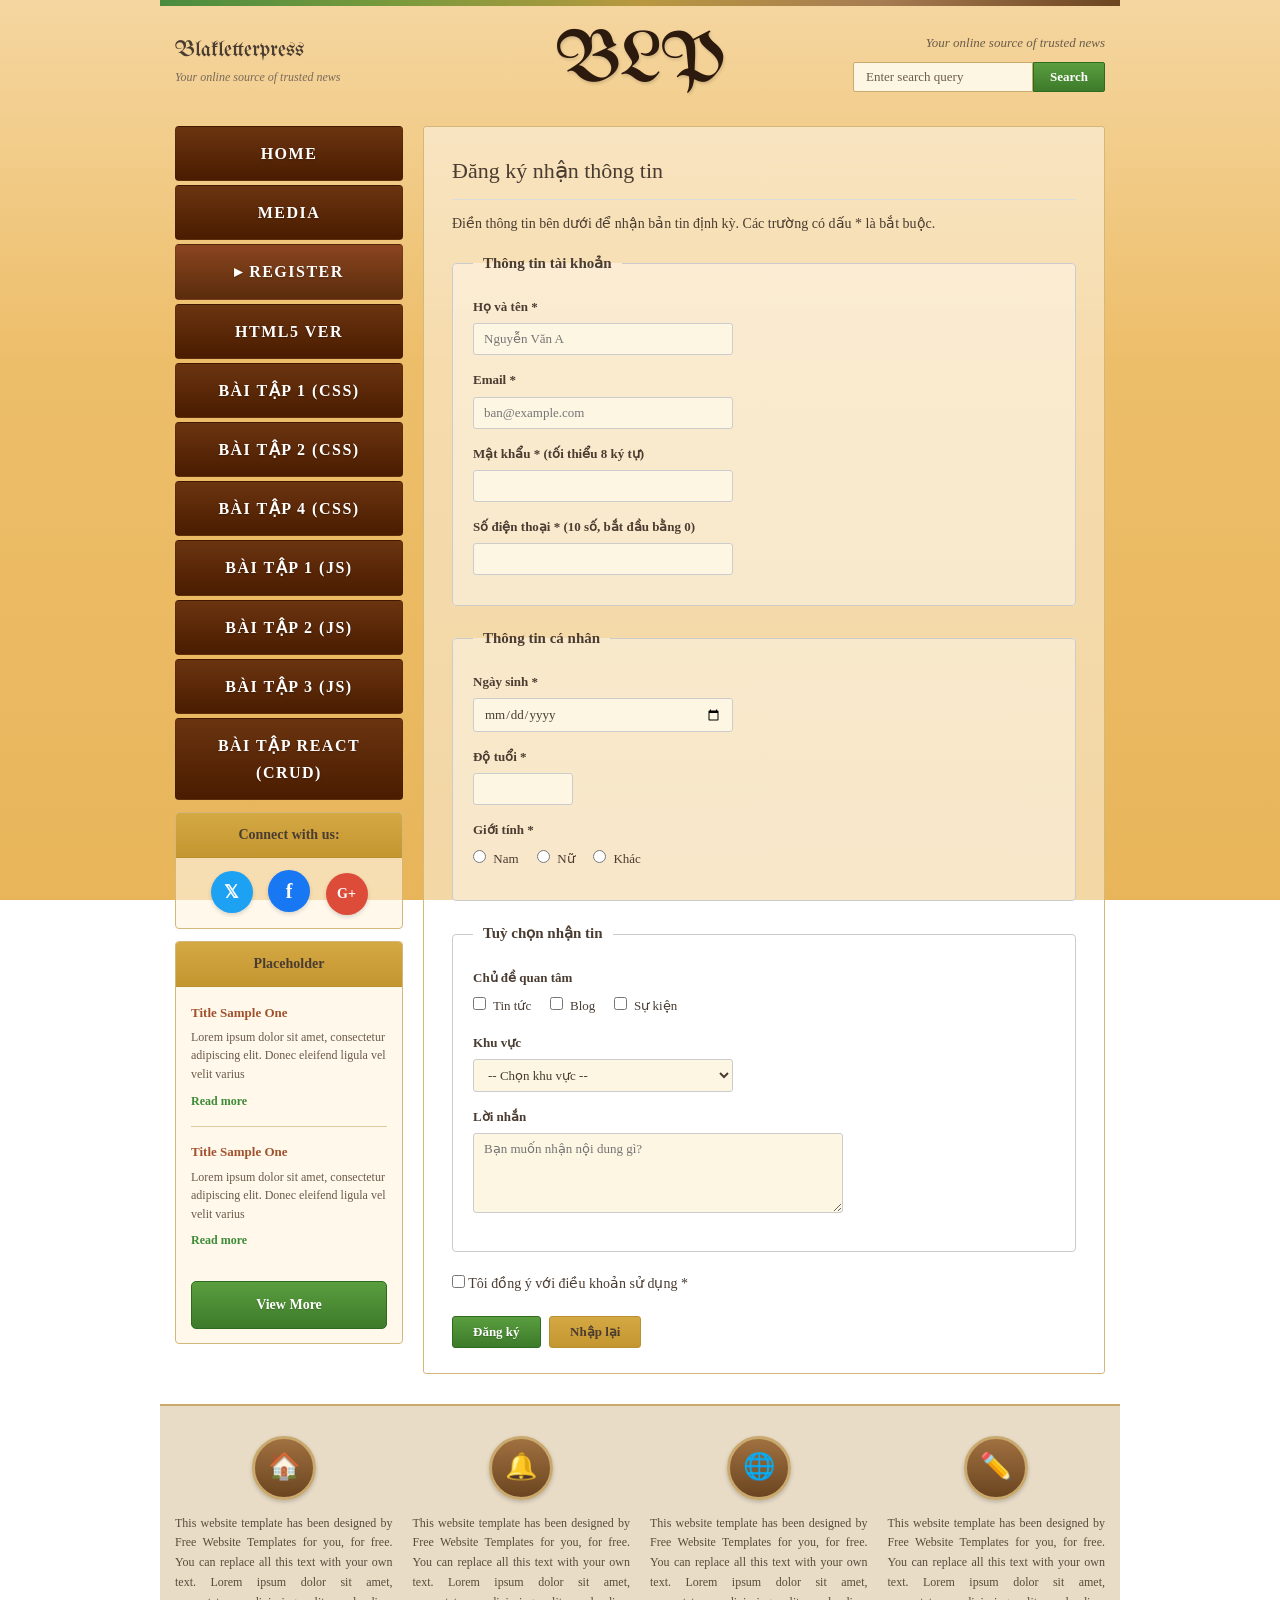
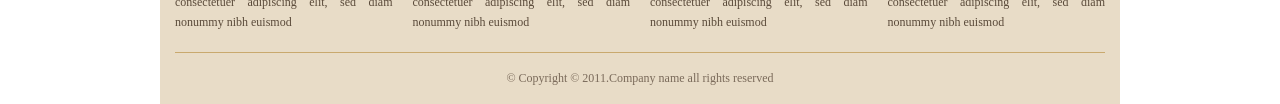
<file: register.html>
<!DOCTYPE html>
<!-- Website template by freewebsitetemplates.com -->
<html>

<head>
    <meta charset="UTF-8">
    <title>Register - Blakletterpress Website Template</title>
    <link rel="stylesheet" href="css/style.css" type="text/css">
</head>

<body>
    <div id="page">
        <div id="header">
            <div id="motto">
                <a href="index.html" class="sitename">Blakletterpress</a>
                <p>Your online source of trusted news</p>
            </div>
            <div id="logo">
                <a href="index.html">BLP</a>
            </div>
            <div id="searchbar">
                <div class="motto-text">Your online source of trusted news</div>
                <form action="#" method="post">
                    <input type="text" value="Enter search query" class="txtfield"
                        onBlur="javascript:if(this.value==''){this.value=this.defaultValue;}"
                        onFocus="javascript:if(this.value==this.defaultValue){this.value='';}">
                    <input type="submit" value="Search" class="btn">
                </form>
            </div>
        </div>
        <div id="contents">
            <div id="main">
                <div class="body">
                    <h2>Đăng ký nhận thông tin</h2>
                    <p>Điền thông tin bên dưới để nhận bản tin định kỳ.
                        Các trường có dấu * là bắt buộc.</p>

                    <form action="#" method="post">
                        <fieldset>
                            <legend>Thông tin tài khoản</legend>
                            <div style="margin-bottom: 14px;">
                                <label class="form-label">Họ và tên *</label>
                                <input type="text" placeholder="Nguyễn Văn A" class="form-input" required>
                            </div>

                            <div style="margin-bottom: 14px;">
                                <label class="form-label">Email *</label>
                                <input type="email" placeholder="ban@example.com" class="form-input" required>
                            </div>

                            <div style="margin-bottom: 14px;">
                                <label class="form-label">Mật khẩu * (tối thiểu 8 ký tự)</label>
                                <input type="password" class="form-input" minlength="8" required>
                            </div>

                            <div style="margin-bottom: 10px;">
                                <label class="form-label">Số điện thoại * (10 số, bắt đầu bằng 0)</label>
                                <input type="text" pattern="^0[0-9]{9}$" class="form-input" required>
                            </div>
                        </fieldset>

                        <fieldset>
                            <legend>Thông tin cá nhân</legend>
                            <div style="margin-bottom: 14px;">
                                <label class="form-label">Ngày sinh *</label>
                                <input type="date" class="form-input" required>
                            </div>

                            <div style="margin-bottom: 14px;">
                                <label class="form-label">Độ tuổi *</label>
                                <input type="number" class="form-input form-input-sm" min="1" required>
                            </div>

                            <div style="margin-bottom: 10px;">
                                <label class="form-label">Giới tính *</label>
                                <div class="radio-group">
                                    <label><input type="radio" name="gender" value="nam" required> Nam</label>
                                    <label><input type="radio" name="gender" value="nu" required> Nữ</label>
                                    <label><input type="radio" name="gender" value="khac" required> Khác</label>
                                </div>
                            </div>
                        </fieldset>

                        <fieldset>
                            <legend>Tuỳ chọn nhận tin</legend>
                            <div style="margin-bottom: 14px;">
                                <label class="form-label">Chủ đề quan tâm</label>
                                <div class="checkbox-group">
                                    <label><input type="checkbox" name="topic" value="news"> Tin tức</label>
                                    <label><input type="checkbox" name="topic" value="blog"> Blog</label>
                                    <label><input type="checkbox" name="topic" value="events"> Sự kiện</label>
                                </div>
                            </div>

                            <div style="margin-bottom: 14px;">
                                <label class="form-label">Khu vực</label>
                                <select class="form-select">
                                    <option>-- Chọn khu vực --</option>
                                    <option>Miền Bắc</option>
                                    <option>Miền Trung</option>
                                    <option>Miền Nam</option>
                                </select>
                            </div>

                            <div style="margin-bottom: 10px;">
                                <label class="form-label">Lời nhắn</label>
                                <textarea placeholder="Bạn muốn nhận nội dung gì?" class="form-textarea"></textarea>
                            </div>
                        </fieldset>

                        <div style="margin-bottom: 20px;">
                            <label><input type="checkbox" required> Tôi đồng ý với điều khoản sử dụng *</label>
                        </div>

                        <div>
                            <input type="submit" value="Đăng ký" class="form-btn form-btn-submit">
                            <input type="reset" value="Nhập lại" class="form-btn form-btn-reset">
                        </div>
                    </form>
                </div>
            </div>
            <div id="sidebar">
                <div id="navigation">
                    <div>
                        <ul>
                            <li>
                                <a href="index.html">Home</a>
                            </li>
                            <li>
                                <a href="media.html">Media</a>
                            </li>
                            <li>
                                <a href="register.html" class="active">Register</a>
                            </li>
                            <li>
                                <a href="index_new.html">HTML5 Ver</a>
                            </li>
                            <li>
                                <a href="Bai tap 1 Tim va sua loi CSS/trang.html">Bài tập 1 (CSS)</a>
                            </li>
                            <li>
                                <a href="Bai tap 2 Tim va sua loi CSS/trang.html">Bài tập 2 (CSS)</a>
                            </li>
                            <li>
                                <a href="Bai tap 4 Xay dung CSS/trang-goc.html">Bài tập 4 (CSS)</a>
                            </li>
                            <li>
                                <a href="Bai tap 1 - JS phieu bao gia va xac nhan don in/index.html">Bài tập 1 (JS)</a>
                            </li>
                            <li>
                                <a href="Bai tap 2 - JS tin tuc va gio hang/index.html">Bài tập 2 (JS)</a>
                            </li>
                            <li>
                                <a href="Bai tap 3 - JS thu vien anh va tin nhanh/index.html">Bài tập 3 (JS)</a>
                            </li>
                            <li>
                                <a href="Bai tap React - CRUD/index.html">Bài tập React (CRUD)</a>
                            </li>
                        </ul>
                    </div>
                </div>
                <div class="section">
                    <div id="connect">
                        <h2>Connect with us:</h2>
                        <a href="http://freewebsitetemplates.com/go/twitter/" target="_blank" class="twitter"></a> <a
                            href="http://freewebsitetemplates.com/go/facebook/" target="_blank" class="facebook"></a> <a
                            href="http://freewebsitetemplates.com/go/googleplus/" target="_blank"
                            class="googleplus"></a>
                    </div>
                </div>
                <div class="section">
                    <div id="posts">
                        <h2>Placeholder</h2>
                        <ul>
                            <li>
                                <h5>Title Sample One</h5>
                                <p>
                                    Lorem ipsum dolor sit amet, consectetur adipiscing elit. Donec eleifend ligula vel
                                    velit varius
                                </p>
                                <a href="media.html" class="more">Read more</a>
                            </li>
                            <li>
                                <h5>Title Sample One</h5>
                                <p>
                                    Lorem ipsum dolor sit amet, consectetur adipiscing elit. Donec eleifend ligula vel
                                    velit varius
                                </p>
                                <a href="media.html" class="more">Read more</a>
                            </li>
                        </ul>
                        <a href="media.html" class="btn2">View More</a>
                    </div>
                </div>
            </div>
        </div>
        <div id="footer">
            <div>
                <ul id="featured">
                    <li>
                        <a href="index.html" class="home"></a>
                        <p>
                            This website template has been designed by Free Website Templates for you, for free. You can
                            replace all this text with your own text. Lorem ipsum dolor sit amet, consectetuer
                            adipiscing elit, sed diam nonummy nibh euismod
                        </p>
                    </li>
                    <li>
                        <a href="index.html" class="bell"></a>
                        <p>
                            This website template has been designed by Free Website Templates for you, for free. You can
                            replace all this text with your own text. Lorem ipsum dolor sit amet, consectetuer
                            adipiscing elit, sed diam nonummy nibh euismod
                        </p>
                    </li>
                    <li>
                        <a href="index.html" class="globe"></a>
                        <p>
                            This website template has been designed by Free Website Templates for you, for free. You can
                            replace all this text with your own text. Lorem ipsum dolor sit amet, consectetuer
                            adipiscing elit, sed diam nonummy nibh euismod
                        </p>
                    </li>
                    <li>
                        <a href="index.html" class="pencil"></a>
                        <p>
                            This website template has been designed by Free Website Templates for you, for free. You can
                            replace all this text with your own text. Lorem ipsum dolor sit amet, consectetuer
                            adipiscing elit, sed diam nonummy nibh euismod
                        </p>
                    </li>
                </ul>
                <p id="footnote">
                    © Copyright © 2011.Company name all rights reserved
                </p>
            </div>
        </div>
    </div>
</body>

</html>
</file>
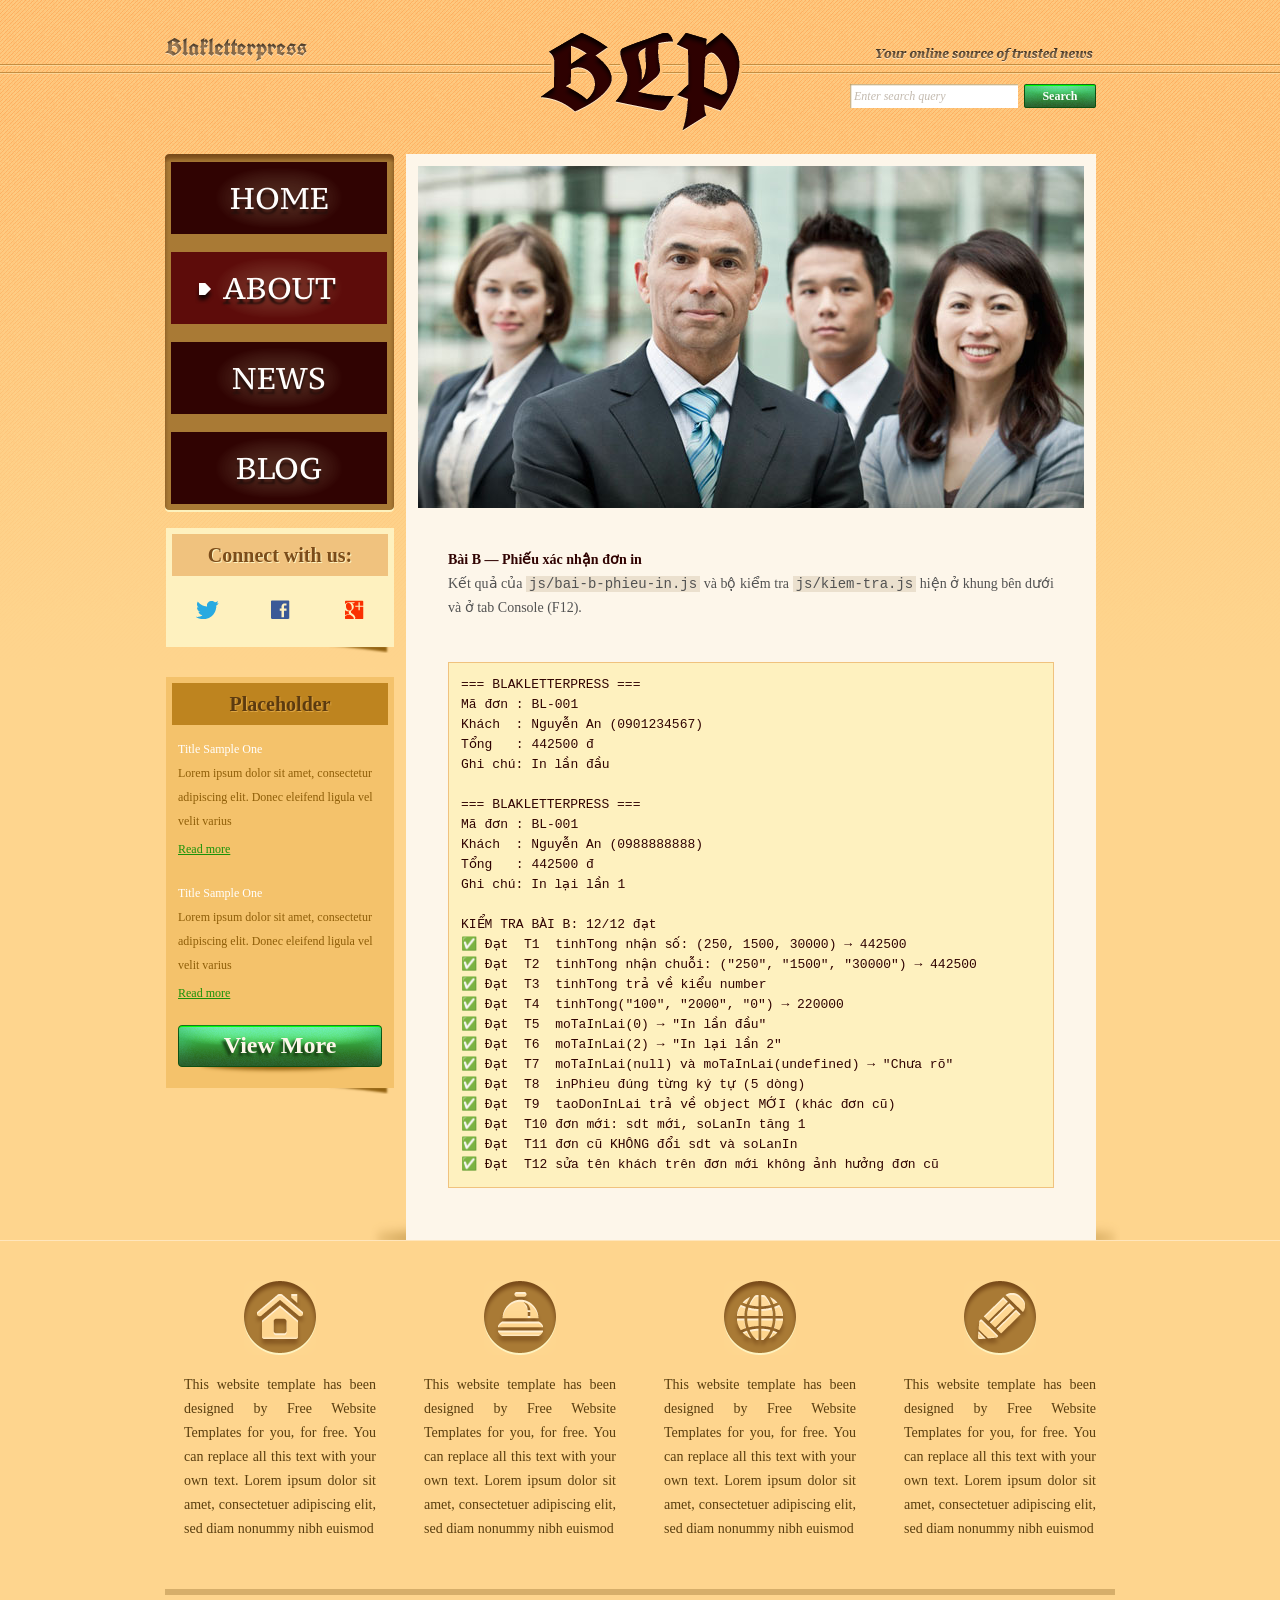
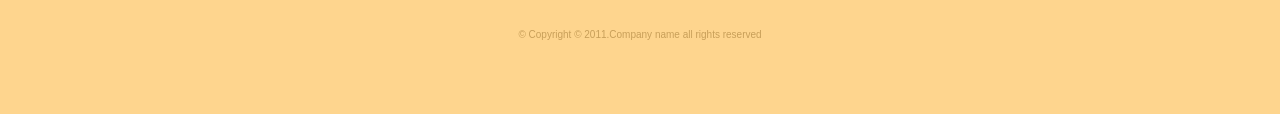
<file: Bai tap 1 - JS phieu bao gia va xac nhan don in/about.html>
<!DOCTYPE html>
<!-- Website template by freewebsitetemplates.com -->
<html>
<head>
	<meta charset="UTF-8">
	<title>Bài B – Phiếu xác nhận đơn in | Blakletterpress</title>
	<link rel="stylesheet" href="css/style.css" type="text/css">
	<link rel="stylesheet" href="css/bai-js.css" type="text/css">
</head>
<body>
	<div id="page">
		<div id="header">
			<div id="motto">
				<a href="index.html" class="sitename"><img src="images/blakletterpress.png" height="24" width="142" alt="SiteName"></a>
				<p>
					<img src="images/header-text.png" height="14" width="218" alt="Text">
				</p>
			</div>
			<div id="logo">
				<a href="index.html"><img src="images/logo.png" alt="LOGO"></a>
			</div>
			<div id="searchbar">
				<form action="#" method="post">
					<input type="text" value="Enter search query" class="txtfield" onBlur="javascript:if(this.value==''){this.value=this.defaultValue;}" onFocus="javascript:if(this.value==this.defaultValue){this.value='';}">
					<input type="submit" value="Search" class="btn">
				</form>
			</div>
		</div>
		<div id="contents">
			<div id="main">
				<div id="gallery">
					<div>
						<img src="images/team-large.jpg" alt="Img">
					</div>
				</div>
				<div id="about" class="body">
					<h4>Bài B — Phiếu xác nhận đơn in</h4>
					<p>
						Kết quả của <code>js/bai-b-phieu-in.js</code> và bộ kiểm tra <code>js/kiem-tra.js</code> hiện ở khung bên dưới và ở tab Console (F12).
					</p>
					<pre id="ket-qua"></pre>
				</div>
			</div>
			<div id="sidebar">
				<div id="navigation">
					<div>
						<ul>
							<li>
								<a href="index.html">Home</a>
							</li>
							<li class="selected">
								<a href="about.html">About</a>
							</li>
							<li>
								<a href="news.html">News</a>
							</li>
							<li>
								<a href="blog.html">Blog</a>
							</li>
						</ul>
					</div>
				</div>
				<div class="section">
					<div id="connect">
						<h2>Connect with us:</h2>
						<a href="http://freewebsitetemplates.com/go/twitter/" target="_blank" class="twitter"></a> <a href="http://freewebsitetemplates.com/go/facebook/" target="_blank" class="facebook"></a> <a href="http://freewebsitetemplates.com/go/googleplus/" target="_blank" class="googleplus"></a>
					</div>
				</div>
				<div class="section">
					<div id="posts">
						<h2>Placeholder</h2>
						<ul>
							<li>
								<h5>Title Sample One</h5>
								<p>
									Lorem ipsum dolor sit amet, consectetur adipiscing elit. Donec eleifend ligula vel velit varius
								</p>
								<a href="news.html" class="more">Read more</a>
							</li>
							<li>
								<h5>Title Sample One</h5>
								<p>
									Lorem ipsum dolor sit amet, consectetur adipiscing elit. Donec eleifend ligula vel velit varius
								</p>
								<a href="news.html" class="more">Read more</a>
							</li>
						</ul>
						<a href="news.html" class="btn2">View More</a>
					</div>
				</div>
			</div>
		</div>
		<div id="footer">
			<div>
				<ul id="featured">
					<li>
						<a href="index.html" class="home"></a>
						<p>
							This website template has been designed by Free Website Templates for you, for free. You can replace all this text with your own text. Lorem ipsum dolor sit amet, consectetuer adipiscing elit, sed diam nonummy nibh euismod
						</p>
					</li>
					<li>
						<a href="index.html" class="bell"></a>
						<p>
							This website template has been designed by Free Website Templates for you, for free. You can replace all this text with your own text. Lorem ipsum dolor sit amet, consectetuer adipiscing elit, sed diam nonummy nibh euismod
						</p>
					</li>
					<li>
						<a href="index.html" class="globe"></a>
						<p>
							This website template has been designed by Free Website Templates for you, for free. You can replace all this text with your own text. Lorem ipsum dolor sit amet, consectetuer adipiscing elit, sed diam nonummy nibh euismod
						</p>
					</li>
					<li>
						<a href="index.html" class="pencil"></a>
						<p>
							This website template has been designed by Free Website Templates for you, for free. You can replace all this text with your own text. Lorem ipsum dolor sit amet, consectetuer adipiscing elit, sed diam nonummy nibh euismod
						</p>
					</li>
					</li>
				</ul>
				<p id="footnote">
					© Copyright © 2011.Company name all rights reserved
				</p>
			</div>
		</div>
	</div>
	<script src="js/ho-tro.js"></script>
	<script src="js/bai-b-phieu-in.js"></script>
	<script src="js/kiem-tra.js"></script>
</body>
</html>
</file>
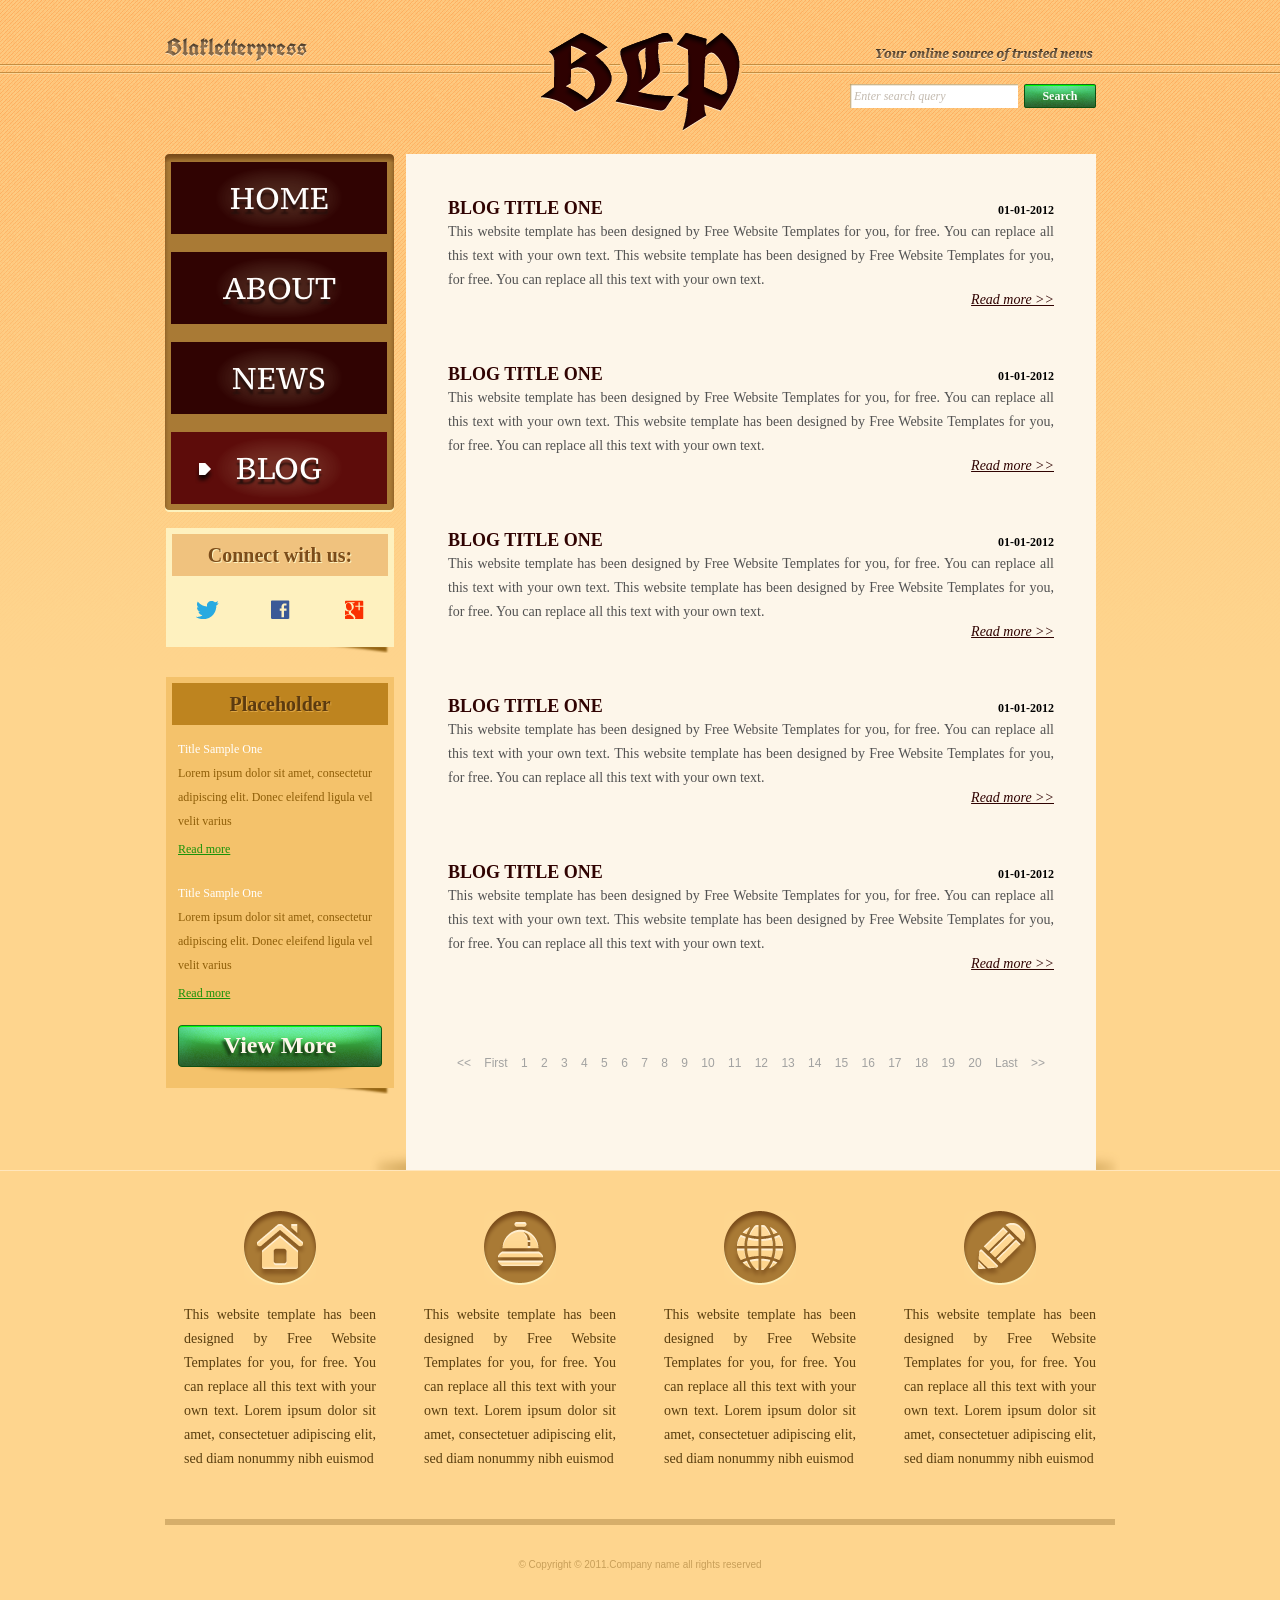
<file: Bai tap 1 - JS phieu bao gia va xac nhan don in/blog.html>
<!DOCTYPE html>
<!-- Website template by freewebsitetemplates.com -->
<html>
<head>
	<meta charset="UTF-8">
	<title>Blog - Blakletterpress Website Template</title>
	<link rel="stylesheet" href="css/style.css" type="text/css">
</head>
<body>
	<div id="page">
		<div id="header">
			<div id="motto">
				<a href="index.html" class="sitename"><img src="images/blakletterpress.png" height="24" width="142" alt="SiteName"></a>
				<p>
					<img src="images/header-text.png" height="14" width="218" alt="Text">
				</p>
			</div>
			<div id="logo">
				<a href="index.html"><img src="images/logo.png" alt="LOGO"></a>
			</div>
			<div id="searchbar">
				<form action="#" method="post">
					<input type="text" value="Enter search query" class="txtfield" onBlur="javascript:if(this.value==''){this.value=this.defaultValue;}" onFocus="javascript:if(this.value==this.defaultValue){this.value='';}">
					<input type="submit" value="Search" class="btn">
				</form>
			</div>
		</div>
		<div id="contents">
			<div id="main">
				<div class="body">
					<ul id="list">
						<li>
							<span class="time">01-01-2012</span>
							<h3>BLOG TITLE ONE</h3>
							<p>
								This website template has been designed by Free Website Templates for you, for free. You can replace all this text with your own text. This website template has been designed by Free Website Templates for you, for free. You can replace all this text with your own text.
							</p>
							<a href="blog.html" class="more">Read more >></a>
						</li>
						<li>
							<span class="time">01-01-2012</span>
							<h3>BLOG TITLE ONE</h3>
							<p>
								This website template has been designed by Free Website Templates for you, for free. You can replace all this text with your own text. This website template has been designed by Free Website Templates for you, for free. You can replace all this text with your own text.
							</p>
							<a href="blog.html" class="more">Read more >></a>
						</li>
						<li>
							<span class="time">01-01-2012</span>
							<h3>BLOG TITLE ONE</h3>
							<p>
								This website template has been designed by Free Website Templates for you, for free. You can replace all this text with your own text. This website template has been designed by Free Website Templates for you, for free. You can replace all this text with your own text.
							</p>
							<a href="blog.html" class="more">Read more >></a>
						</li>
						<li>
							<span class="time">01-01-2012</span>
							<h3>BLOG TITLE ONE</h3>
							<p>
								This website template has been designed by Free Website Templates for you, for free. You can replace all this text with your own text. This website template has been designed by Free Website Templates for you, for free. You can replace all this text with your own text.
							</p>
							<a href="blog.html" class="more">Read more >></a>
						</li>
						<li>
							<span class="time">01-01-2012</span>
							<h3>BLOG TITLE ONE</h3>
							<p>
								This website template has been designed by Free Website Templates for you, for free. You can replace all this text with your own text. This website template has been designed by Free Website Templates for you, for free. You can replace all this text with your own text.
							</p>
							<a href="blog.html" class="more">Read more >></a>
						</li>
					</ul>
					<div id="pagination">
						<a href="blog.html">&lt;&lt;</a> <a href="blog.html">First</a> <a href="blog.html">1</a> <a href="blog.html">2</a> <a href="blog.html">3</a> <a href="blog.html">4</a> <a href="blog.html">5</a> <a href="blog.html">6</a> <a href="blog.html">7</a> <a href="blog.html">8</a> <a href="blog.html">9</a> <a href="blog.html">10</a> <a href="blog.html">11</a> <a href="blog.html">12</a> <a href="blog.html">13</a> <a href="blog.html">14</a> <a href="blog.html">15</a> <a href="blog.html">16</a> <a href="blog.html">17</a> <a href="blog.html">18</a> <a href="blog.html">19</a> <a href="blog.html">20</a> <a href="blog.html">Last</a> <a href="blog.html">&gt;&gt;</a>
					</div>
				</div>
			</div>
			<div id="sidebar">
				<div id="navigation">
					<div>
						<ul>
							<li>
								<a href="index.html">Home</a>
							</li>
							<li>
								<a href="about.html">About</a>
							</li>
							<li>
								<a href="news.html">News</a>
							</li>
							<li class="selected">
								<a href="blog.html">Blog</a>
							</li>
						</ul>
					</div>
				</div>
				<div class="section">
					<div id="connect">
						<h2>Connect with us:</h2>
						<a href="http://freewebsitetemplates.com/go/twitter/" target="_blank" class="twitter"></a> <a href="http://freewebsitetemplates.com/go/facebook/" target="_blank" class="facebook"></a> <a href="http://freewebsitetemplates.com/go/googleplus/" target="_blank" class="googleplus"></a>
					</div>
				</div>
				<div class="section">
					<div id="posts">
						<h2>Placeholder</h2>
						<ul>
							<li>
								<h5>Title Sample One</h5>
								<p>
									Lorem ipsum dolor sit amet, consectetur adipiscing elit. Donec eleifend ligula vel velit varius
								</p>
								<a href="news.html" class="more">Read more</a>
							</li>
							<li>
								<h5>Title Sample One</h5>
								<p>
									Lorem ipsum dolor sit amet, consectetur adipiscing elit. Donec eleifend ligula vel velit varius
								</p>
								<a href="news.html" class="more">Read more</a>
							</li>
						</ul>
						<a href="news.html" class="btn2">View More</a>
					</div>
				</div>
			</div>
		</div>
		<div id="footer">
			<div>
				<ul id="featured">
					<li>
						<a href="index.html" class="home"></a>
						<p>
							This website template has been designed by Free Website Templates for you, for free. You can replace all this text with your own text. Lorem ipsum dolor sit amet, consectetuer adipiscing elit, sed diam nonummy nibh euismod
						</p>
					</li>
					<li>
						<a href="index.html" class="bell"></a>
						<p>
							This website template has been designed by Free Website Templates for you, for free. You can replace all this text with your own text. Lorem ipsum dolor sit amet, consectetuer adipiscing elit, sed diam nonummy nibh euismod
						</p>
					</li>
					<li>
						<a href="index.html" class="globe"></a>
						<p>
							This website template has been designed by Free Website Templates for you, for free. You can replace all this text with your own text. Lorem ipsum dolor sit amet, consectetuer adipiscing elit, sed diam nonummy nibh euismod
						</p>
					</li>
					<li>
						<a href="index.html" class="pencil"></a>
						<p>
							This website template has been designed by Free Website Templates for you, for free. You can replace all this text with your own text. Lorem ipsum dolor sit amet, consectetuer adipiscing elit, sed diam nonummy nibh euismod
						</p>
					</li>
				</ul>
				<p id="footnote">
					© Copyright © 2011.Company name all rights reserved
				</p>
			</div>
		</div>
	</div>
</body>
</html>
</file>
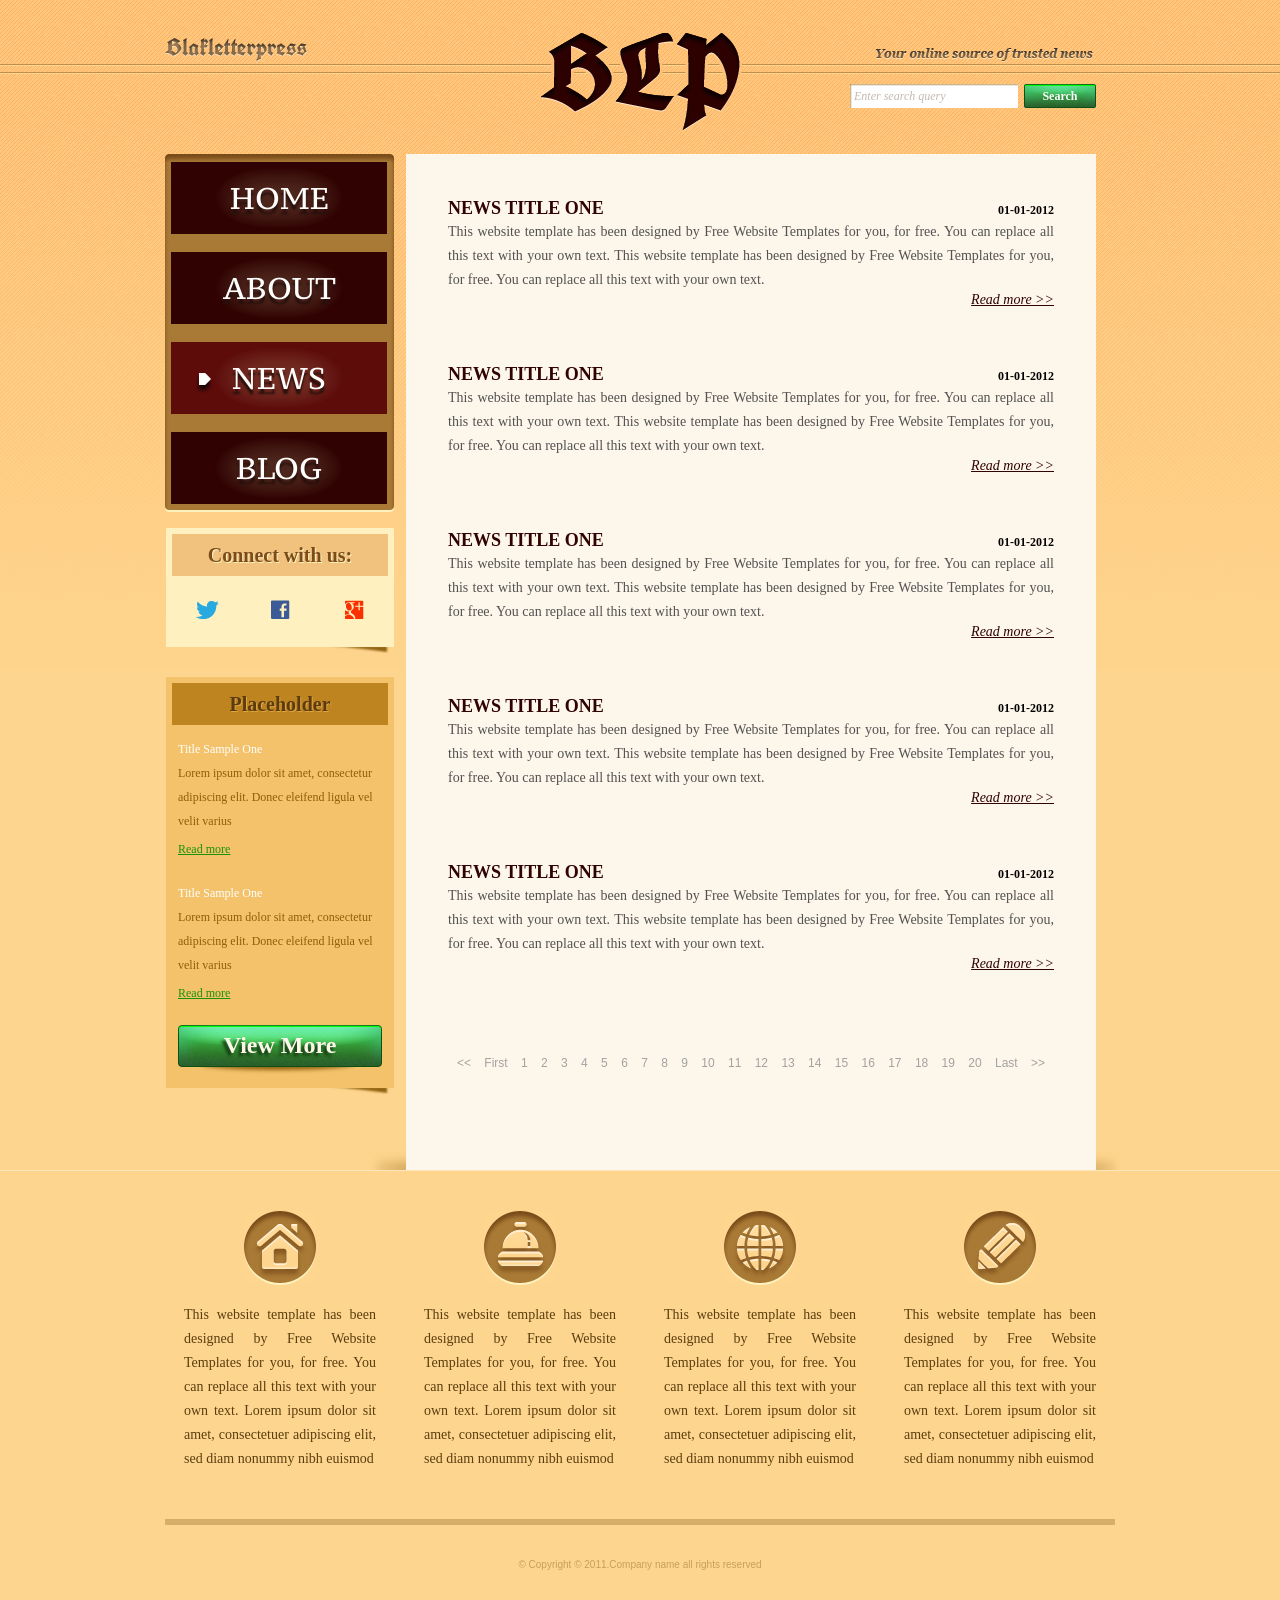
<file: Bai tap 1 - JS phieu bao gia va xac nhan don in/news.html>
<!DOCTYPE html>
<!-- Website template by freewebsitetemplates.com -->
<html>
<head>
	<meta charset="UTF-8">
	<title>News - Blakletterpress Website Template</title>
	<link rel="stylesheet" href="css/style.css" type="text/css">
</head>
<body>
	<div id="page">
		<div id="header">
			<div id="motto">
				<a href="index.html" class="sitename"><img src="images/blakletterpress.png" height="24" width="142" alt="SiteName"></a>
				<p>
					<img src="images/header-text.png" height="14" width="218" alt="Text">
				</p>
			</div>
			<div id="logo">
				<a href="index.html"><img src="images/logo.png" alt="LOGO"></a>
			</div>
			<div id="searchbar">
				<form action="#" method="post">
					<input type="text" value="Enter search query" class="txtfield" onBlur="javascript:if(this.value==''){this.value=this.defaultValue;}" onFocus="javascript:if(this.value==this.defaultValue){this.value='';}">
					<input type="submit" value="Search" class="btn">
				</form>
			</div>
		</div>
		<div id="contents">
			<div id="main">
				<div class="body">
					<ul id="list">
						<li>
							<span class="time">01-01-2012</span>
							<h3>NEWS TITLE ONE</h3>
							<p>
								This website template has been designed by Free Website Templates for you, for free. You can replace all this text with your own text. This website template has been designed by Free Website Templates for you, for free. You can replace all this text with your own text.
							</p>
							<a href="news.html" class="more">Read more >></a>
						</li>
						<li>
							<span class="time">01-01-2012</span>
							<h3>NEWS TITLE ONE</h3>
							<p>
								This website template has been designed by Free Website Templates for you, for free. You can replace all this text with your own text. This website template has been designed by Free Website Templates for you, for free. You can replace all this text with your own text.
							</p>
							<a href="news.html" class="more">Read more >></a>
						</li>
						<li>
							<span class="time">01-01-2012</span>
							<h3>NEWS TITLE ONE</h3>
							<p>
								This website template has been designed by Free Website Templates for you, for free. You can replace all this text with your own text. This website template has been designed by Free Website Templates for you, for free. You can replace all this text with your own text.
							</p>
							<a href="news.html" class="more">Read more >></a>
						</li>
						<li>
							<span class="time">01-01-2012</span>
							<h3>NEWS TITLE ONE</h3>
							<p>
								This website template has been designed by Free Website Templates for you, for free. You can replace all this text with your own text. This website template has been designed by Free Website Templates for you, for free. You can replace all this text with your own text.
							</p>
							<a href="news.html" class="more">Read more >></a>
						</li>
						<li>
							<span class="time">01-01-2012</span>
							<h3>NEWS TITLE ONE</h3>
							<p>
								This website template has been designed by Free Website Templates for you, for free. You can replace all this text with your own text. This website template has been designed by Free Website Templates for you, for free. You can replace all this text with your own text.
							</p>
							<a href="news.html" class="more">Read more >></a>
						</li>
					</ul>
					<div id="pagination">
						<a href="news.html">&lt;&lt;</a> <a href="news.html">First</a> <a href="news.html">1</a> <a href="news.html">2</a> <a href="news.html">3</a> <a href="news.html">4</a> <a href="news.html">5</a> <a href="news.html">6</a> <a href="news.html">7</a> <a href="news.html">8</a> <a href="news.html">9</a> <a href="news.html">10</a> <a href="news.html">11</a> <a href="news.html">12</a> <a href="news.html">13</a> <a href="news.html">14</a> <a href="news.html">15</a> <a href="news.html">16</a> <a href="news.html">17</a> <a href="news.html">18</a> <a href="news.html">19</a> <a href="news.html">20</a> <a href="news.html">Last</a> <a href="news.html">&gt;&gt;</a>
					</div>
				</div>
			</div>
			<div id="sidebar">
				<div id="navigation">
					<div>
						<ul>
							<li>
								<a href="index.html">Home</a>
							</li>
							<li>
								<a href="about.html">About</a>
							</li>
							<li class="selected">
								<a href="news.html">News</a>
							</li>
							<li>
								<a href="blog.html">Blog</a>
							</li>
						</ul>
					</div>
				</div>
				<div class="section">
					<div id="connect">
						<h2>Connect with us:</h2>
						<a href="http://freewebsitetemplates.com/go/twitter/" target="_blank" class="twitter"></a> <a href="http://freewebsitetemplates.com/go/facebook/" target="_blank" class="facebook"></a> <a href="http://freewebsitetemplates.com/go/googleplus/" target="_blank" class="googleplus"></a>
					</div>
				</div>
				<div class="section">
					<div id="posts">
						<h2>Placeholder</h2>
						<ul>
							<li>
								<h5>Title Sample One</h5>
								<p>
									Lorem ipsum dolor sit amet, consectetur adipiscing elit. Donec eleifend ligula vel velit varius
								</p>
								<a href="news.html" class="more">Read more</a>
							</li>
							<li>
								<h5>Title Sample One</h5>
								<p>
									Lorem ipsum dolor sit amet, consectetur adipiscing elit. Donec eleifend ligula vel velit varius
								</p>
								<a href="news.html" class="more">Read more</a>
							</li>
						</ul>
						<a href="news.html" class="btn2">View More</a>
					</div>
				</div>
			</div>
		</div>
		<div id="footer">
			<div>
				<ul id="featured">
					<li>
						<a href="index.html" class="home"></a>
						<p>
							This website template has been designed by Free Website Templates for you, for free. You can replace all this text with your own text. Lorem ipsum dolor sit amet, consectetuer adipiscing elit, sed diam nonummy nibh euismod
						</p>
					</li>
					<li>
						<a href="index.html" class="bell"></a>
						<p>
							This website template has been designed by Free Website Templates for you, for free. You can replace all this text with your own text. Lorem ipsum dolor sit amet, consectetuer adipiscing elit, sed diam nonummy nibh euismod
						</p>
					</li>
					<li>
						<a href="index.html" class="globe"></a>
						<p>
							This website template has been designed by Free Website Templates for you, for free. You can replace all this text with your own text. Lorem ipsum dolor sit amet, consectetuer adipiscing elit, sed diam nonummy nibh euismod
						</p>
					</li>
					<li>
						<a href="index.html" class="pencil"></a>
						<p>
							This website template has been designed by Free Website Templates for you, for free. You can replace all this text with your own text. Lorem ipsum dolor sit amet, consectetuer adipiscing elit, sed diam nonummy nibh euismod
						</p>
					</li>
				</ul>
				<p id="footnote">
					© Copyright © 2011.Company name all rights reserved
				</p>
			</div>
		</div>
	</div>
</body>
</html>
</file>
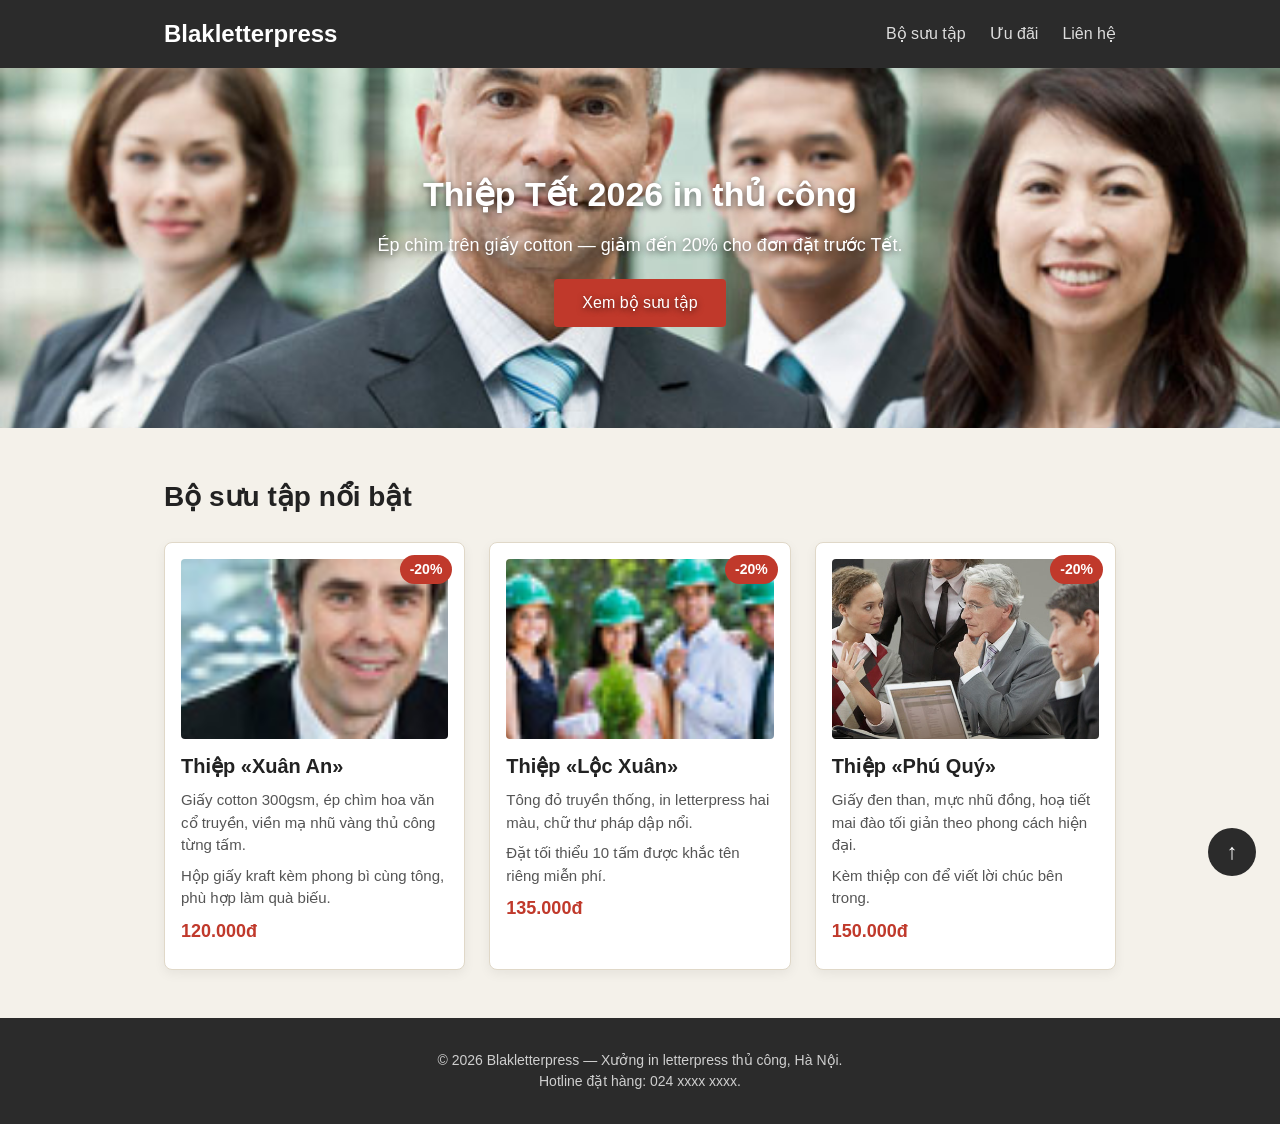
<file: Bai tap 1 Tim va sua loi CSS/trang.html>
<!DOCTYPE html>
<html lang="vi">
<head>
	<meta charset="UTF-8">
	<meta name="viewport" content="width=device-width, initial-scale=1.0">
	<title>Khuyến mãi thiệp Tết 2026 — Blakletterpress</title>
	<link rel="stylesheet" href="style-loi.css">
</head>
<body>
	<header class="site-header">
		<div class="header-inner">
			<a href="#" class="brand">Blakletterpress</a>
			<nav class="main-nav">
				<ul>
					<li><a href="#bo-suu-tap">Bộ sưu tập</a></li>
					<li><a href="#uu-dai">Ưu đãi</a></li>
					<li><a href="#lien-he">Liên hệ</a></li>
				</ul>
			</nav>
		</div>
	</header>

	<section class="hero">
		<img class="hero-bg" src="./images/team-large.jpg" alt="Xưởng in letterpress Blakletterpress">
		<div class="hero-overlay">
			<h1>Thiệp Tết 2026 in thủ công</h1>
			<p>Ép chìm trên giấy cotton — giảm đến 20% cho đơn đặt trước Tết.</p>
			<a href="#bo-suu-tap" class="hero-btn">Xem bộ sưu tập</a>
		</div>
	</section>

	<main>
		<section id="bo-suu-tap" class="products">
			<h2>Bộ sưu tập nổi bật</h2>
			<div class="card-list">

				<article class="card">
					<span class="badge">-20%</span>
					<img src="./images/smiling.jpg" alt="Thiệp Xuân An">
					<div class="card-body">
						<h3>Thiệp &laquo;Xuân An&raquo;</h3>
						<p>Giấy cotton 300gsm, ép chìm hoa văn cổ truyền, viền mạ nhũ vàng thủ công từng tấm.</p>
						<p>Hộp giấy kraft kèm phong bì cùng tông, phù hợp làm quà biếu.</p>
						<p class="price">120.000đ</p>
					</div>
				</article>

				<article class="card">
					<span class="badge">-20%</span>
					<img src="./images/ecofriends.jpg" alt="Thiệp Lộc Xuân">
					<div class="card-body">
						<h3>Thiệp &laquo;Lộc Xuân&raquo;</h3>
						<p>Tông đỏ truyền thống, in letterpress hai màu, chữ thư pháp dập nổi.</p>
						<p>Đặt tối thiểu 10 tấm được khắc tên riêng miễn phí.</p>
						<p class="price">135.000đ</p>
					</div>
				</article>

				<article class="card">
					<span class="badge">-20%</span>
					<img src="./images/meeting.jpg" alt="Thiệp Phú Quý">
					<div class="card-body">
						<h3>Thiệp &laquo;Phú Quý&raquo;</h3>
						<p>Giấy đen than, mực nhũ đồng, hoạ tiết mai đào tối giản theo phong cách hiện đại.</p>
						<p>Kèm thiệp con để viết lời chúc bên trong.</p>
						<p class="price">150.000đ</p>
					</div>
				</article>

			</div>
		</section>
	</main>

	<a href="#" class="back-to-top" aria-label="Lên đầu trang">↑</a>

	<footer id="lien-he" class="site-footer">
		<p>© 2026 Blakletterpress — Xưởng in letterpress thủ công, Hà Nội.</p>
		<p>Hotline đặt hàng: 024&nbsp;xxxx&nbsp;xxxx.</p>
	</footer>
</body>
</html>
</file>
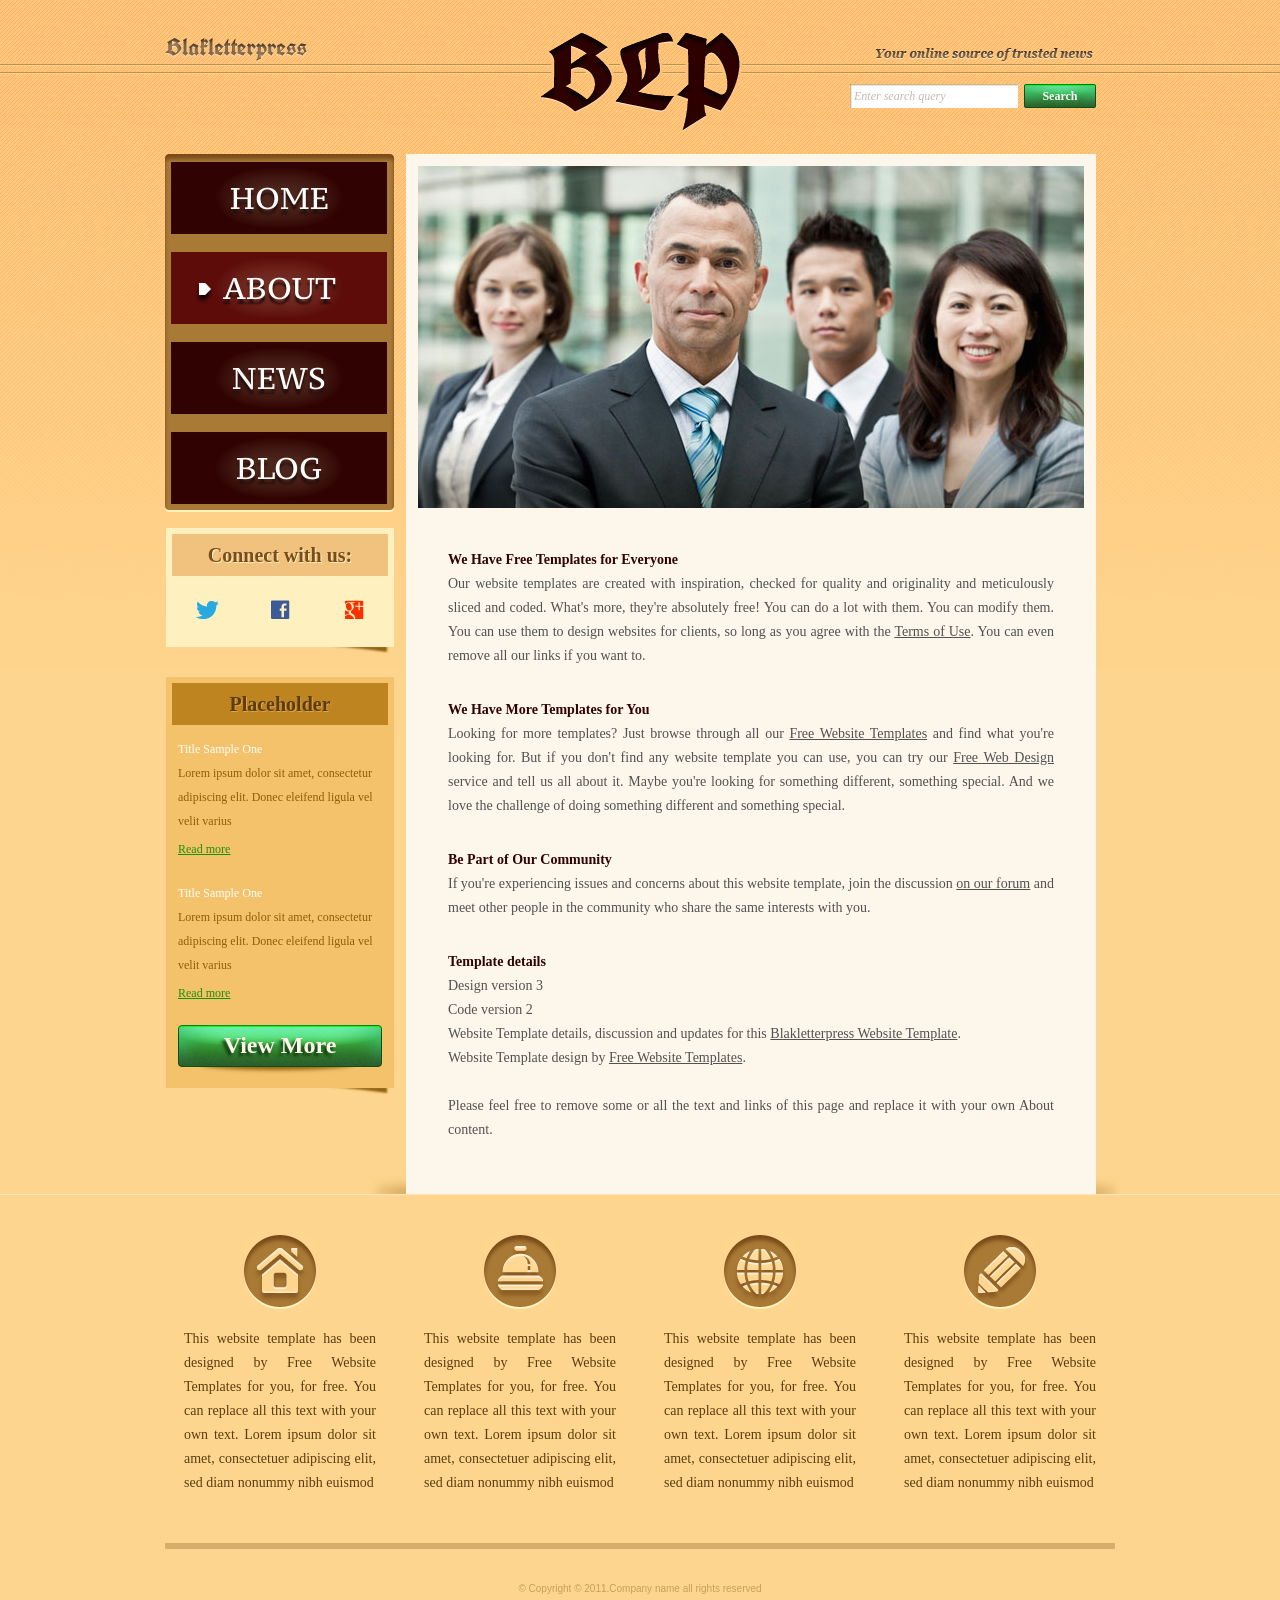
<file: Bai tap 2 - JS tin tuc va gio hang/about.html>
<!DOCTYPE html>
<!-- Website template by freewebsitetemplates.com -->
<html>
<head>
	<meta charset="UTF-8">
	<title>About - Blakletterpress Website Template</title>
	<link rel="stylesheet" href="css/style.css" type="text/css">
</head>
<body>
	<div id="page">
		<div id="header">
			<div id="motto">
				<a href="index.html" class="sitename"><img src="images/blakletterpress.png" height="24" width="142" alt="SiteName"></a>
				<p>
					<img src="images/header-text.png" height="14" width="218" alt="Text">
				</p>
			</div>
			<div id="logo">
				<a href="index.html"><img src="images/logo.png" alt="LOGO"></a>
			</div>
			<div id="searchbar">
				<form action="#" method="post">
					<input type="text" value="Enter search query" class="txtfield" onBlur="javascript:if(this.value==''){this.value=this.defaultValue;}" onFocus="javascript:if(this.value==this.defaultValue){this.value='';}">
					<input type="submit" value="Search" class="btn">
				</form>
			</div>
		</div>
		<div id="contents">
			<div id="main">
				<div id="gallery">
					<div>
						<img src="images/team-large.jpg" alt="Img">
					</div>
				</div>
				<div id="about" class="body">
					<h4>We Have Free Templates for Everyone</h4>
					<p>
						Our website templates are created with inspiration, checked for quality and originality and meticulously sliced and coded. What's more, they're absolutely free! You can do a lot with them. You can modify them. You can use them to design websites for clients, so long as you agree with the <a href="http://www.freewebsitetemplates.com/about/terms/">Terms of Use</a>. You can even remove all our links if you want to.
					</p>
					<h4>We Have More Templates for You</h4>
					<p>
						Looking for more templates? Just browse through all our <a href="http://www.freewebsitetemplates.com/">Free Website Templates</a> and find what you're looking for. But if you don't find any website template you can use, you can try our <a href="http://www.freewebsitetemplates.com/freewebdesign/">Free Web Design</a> service and tell us all about it. Maybe you're looking for something different, something special. And we love the challenge of doing something different and something special.
					</p>
					<h4>Be Part of Our Community</h4>
					<p>
						If you're experiencing issues and concerns about this website template, join the discussion <a href="http://www.freewebsitetemplates.com/forums/">on our forum</a> and meet other people in the community who share the same interests with you.
					</p>
					<h4>Template details</h4>
					<p>
						Design version 3<br> Code version 2<br> Website Template details, discussion and updates for this <a href="http://www.freewebsitetemplates.com/forums/f18/">Blakletterpress Website Template</a>.<br> Website Template design by <a href="http://www.freewebsitetemplates.com/">Free Website Templates</a>.<br><br> Please feel free to remove some or all the text and links of this page and replace it with your own About content.
					</p>
				</div>
			</div>
			<div id="sidebar">
				<div id="navigation">
					<div>
						<ul>
							<li>
								<a href="index.html">Home</a>
							</li>
							<li class="selected">
								<a href="about.html">About</a>
							</li>
							<li>
								<a href="news.html">News</a>
							</li>
							<li>
								<a href="blog.html">Blog</a>
							</li>
						</ul>
					</div>
				</div>
				<div class="section">
					<div id="connect">
						<h2>Connect with us:</h2>
						<a href="http://freewebsitetemplates.com/go/twitter/" target="_blank" class="twitter"></a> <a href="http://freewebsitetemplates.com/go/facebook/" target="_blank" class="facebook"></a> <a href="http://freewebsitetemplates.com/go/googleplus/" target="_blank" class="googleplus"></a>
					</div>
				</div>
				<div class="section">
					<div id="posts">
						<h2>Placeholder</h2>
						<ul>
							<li>
								<h5>Title Sample One</h5>
								<p>
									Lorem ipsum dolor sit amet, consectetur adipiscing elit. Donec eleifend ligula vel velit varius
								</p>
								<a href="news.html" class="more">Read more</a>
							</li>
							<li>
								<h5>Title Sample One</h5>
								<p>
									Lorem ipsum dolor sit amet, consectetur adipiscing elit. Donec eleifend ligula vel velit varius
								</p>
								<a href="news.html" class="more">Read more</a>
							</li>
						</ul>
						<a href="news.html" class="btn2">View More</a>
					</div>
				</div>
			</div>
		</div>
		<div id="footer">
			<div>
				<ul id="featured">
					<li>
						<a href="index.html" class="home"></a>
						<p>
							This website template has been designed by Free Website Templates for you, for free. You can replace all this text with your own text. Lorem ipsum dolor sit amet, consectetuer adipiscing elit, sed diam nonummy nibh euismod
						</p>
					</li>
					<li>
						<a href="index.html" class="bell"></a>
						<p>
							This website template has been designed by Free Website Templates for you, for free. You can replace all this text with your own text. Lorem ipsum dolor sit amet, consectetuer adipiscing elit, sed diam nonummy nibh euismod
						</p>
					</li>
					<li>
						<a href="index.html" class="globe"></a>
						<p>
							This website template has been designed by Free Website Templates for you, for free. You can replace all this text with your own text. Lorem ipsum dolor sit amet, consectetuer adipiscing elit, sed diam nonummy nibh euismod
						</p>
					</li>
					<li>
						<a href="index.html" class="pencil"></a>
						<p>
							This website template has been designed by Free Website Templates for you, for free. You can replace all this text with your own text. Lorem ipsum dolor sit amet, consectetuer adipiscing elit, sed diam nonummy nibh euismod
						</p>
					</li>
					</li>
				</ul>
				<p id="footnote">
					© Copyright © 2011.Company name all rights reserved
				</p>
			</div>
		</div>
	</div>
</body>
</html>
</file>
<file: css/style.css>
/* ========================================
   Blakletterpress Template - style.css
   ======================================== */

@import url('https://fonts.googleapis.com/css2?family=UnifrakturMaguntia&display=swap');

/* === Reset === */
* {
  margin: 0;
  padding: 0;
  box-sizing: border-box;
}

/* === Semantic tags: đảm bảo hiển thị block giống div === */
header, main, aside, footer, nav, section, article, figure, figcaption, search {
  display: block;
}

/* === Accessibility: ẩn visual nhưng hiện cho screen reader === */
.visually-hidden {
  position: absolute;
  width: 1px;
  height: 1px;
  padding: 0;
  margin: -1px;
  overflow: hidden;
  clip: rect(0, 0, 0, 0);
  white-space: nowrap;
  border: 0;
}

/* === Base === */
body {
  font-family: Georgia, 'Times New Roman', Times, serif;
  font-size: 14px;
  line-height: 1.7;
  color: #4a3c31;
  background: linear-gradient(180deg, #f5d6a0 0%, #edbe6a 40%, #e8b55a 100%);
  background-attachment: fixed;
  min-height: 100vh;
}

a {
  color: #3d8b37;
  text-decoration: none;
}

a:hover {
  text-decoration: underline;
}

img {
  max-width: 100%;
  height: auto;
  display: block;
}

ul, ol {
  list-style: none;
}

/* === Page Container === */
#page {
  max-width: 960px;
  margin: 0 auto;
  border-top: 6px solid;
  border-image: linear-gradient(90deg, #4a8c3f 0%, #7a9a3c 25%, #b89840 50%, #a67c52 75%, #6b4520 100%) 1;
}

/* ==========================================
   HEADER
   ========================================== */
#header {
  display: flex;
  align-items: center;
  justify-content: space-between;
  padding: 20px 15px 18px;
  flex-wrap: wrap;
}

#motto {
  flex: 1;
  min-width: 150px;
}

#motto .sitename {
  text-decoration: none;
  font-family: 'UnifrakturMaguntia', cursive;
  font-size: 22px;
  color: #4a3c31;
  display: block;
  line-height: 1.3;
}

#motto .sitename:hover {
  text-decoration: none;
  color: #6b4520;
}

#motto p {
  font-style: italic;
  font-size: 12px;
  color: #7a6a5a;
  margin-top: 2px;
}

#logo {
  flex: 0 0 auto;
  text-align: center;
  padding: 0 30px;
}

#logo a {
  font-family: 'UnifrakturMaguntia', cursive;
  font-size: 72px;
  color: #2c1a0e;
  text-decoration: none;
  line-height: 1;
  display: block;
  text-shadow: 1px 2px 3px rgba(0,0,0,0.15);
}

#logo a:hover {
  color: #4a2c15;
  text-decoration: none;
}

#searchbar {
  flex: 1;
  text-align: right;
  min-width: 200px;
}

#searchbar .motto-text {
  font-style: italic;
  font-size: 13px;
  color: #6b5b4a;
  margin-bottom: 8px;
}

#searchbar form {
  display: inline-flex;
  gap: 0;
  align-items: center;
}

#searchbar .txtfield {
  padding: 6px 12px;
  border: 1px solid #c9a96e;
  background: #fdf6e3;
  font-family: inherit;
  font-size: 13px;
  color: #6b5b4a;
  width: 180px;
  outline: none;
  border-radius: 2px 0 0 2px;
  transition: border-color 0.2s;
}

#searchbar .txtfield:focus {
  border-color: #8b7535;
}

#searchbar .btn {
  padding: 6px 16px;
  background: linear-gradient(180deg, #5a9e3f, #3d7a2a);
  color: white;
  border: 1px solid #2d6b1e;
  font-family: inherit;
  font-size: 13px;
  font-weight: bold;
  cursor: pointer;
  border-radius: 0 2px 2px 0;
  transition: background 0.2s;
}

#searchbar .btn:hover {
  background: linear-gradient(180deg, #6aae4f, #4d8a3a);
}

/* ==========================================
   CONTENTS LAYOUT
   ========================================== */
#contents {
  display: flex;
  gap: 20px;
  padding: 10px 15px 30px;
}

#sidebar {
  width: 228px;
  flex-shrink: 0;
  order: -1;
}

#main {
  flex: 1;
  min-width: 0;
}

/* ==========================================
   MAIN CONTENT AREA
   ========================================== */
#main .body {
  background: rgba(255, 255, 255, 0.45);
  border: 1px solid #d4b87a;
  padding: 25px 28px;
  border-radius: 3px;
}

#main .body h1,
#main .body h2 {
  font-size: 22px;
  font-weight: normal;
  color: #4a3c31;
  margin-bottom: 12px;
  padding-bottom: 10px;
  border-bottom: 1px solid #ddd;
  font-family: Georgia, serif;
}

#main .body h3 {
  font-size: 18px;
  color: #4a3c31;
  margin: 20px 0 8px;
}

#main .body p {
  margin-bottom: 14px;
  text-align: justify;
  line-height: 1.75;
}

/* ==========================================
   IMAGE SLIDESHOW / GALLERY
   ========================================== */
.slideshow {
  margin-bottom: 20px;
}

.slideshow .main-image {
  width: 100%;
  border: 1px solid #c9a96e;
  border-radius: 3px;
  overflow: hidden;
  margin-bottom: 8px;
  background: #e0d0b0;
}

.slideshow .main-image img {
  width: 100%;
  height: 350px;
  object-fit: cover;
  display: block;
  transition: opacity 0.3s ease;
}

.slideshow .thumbnails {
  display: flex;
  gap: 6px;
  overflow-x: auto;
}

.slideshow .thumbnails img {
  width: 80px;
  height: 60px;
  object-fit: cover;
  border: 2px solid #c9a96e;
  border-radius: 2px;
  cursor: pointer;
  opacity: 0.65;
  transition: all 0.2s;
}

.slideshow .thumbnails img:hover,
.slideshow .thumbnails img.active {
  opacity: 1;
  border-color: #6b4520;
  transform: scale(1.05);
}

/* ==========================================
   SIDEBAR - NAVIGATION
   ========================================== */
#navigation {
  margin-bottom: 12px;
}

#navigation ul {
  list-style: none;
}

#navigation li {
  margin-bottom: 4px;
}

#navigation a {
  display: block;
  padding: 13px 20px;
  background: linear-gradient(180deg, #6b3410, #4a1c00);
  color: #fff;
  font-size: 16px;
  font-weight: bold;
  text-transform: uppercase;
  text-align: center;
  text-decoration: none;
  border-radius: 4px;
  letter-spacing: 1.5px;
  transition: all 0.25s;
  border: 1px solid rgba(0,0,0,0.1);
  text-shadow: 0 1px 2px rgba(0,0,0,0.3);
}

#navigation a:hover {
  background: linear-gradient(180deg, #8b4420, #5a2d0c);
  text-decoration: none;
  transform: translateX(3px);
}

#navigation a.active {
  background: linear-gradient(180deg, #8b4420, #5a2d0c);
  position: relative;
}

#navigation a.active::before {
  content: '▸ ';
}

/* ==========================================
   SIDEBAR - SECTIONS
   ========================================== */
.section {
  margin-bottom: 12px;
  border: 1px solid #d4b87a;
  border-radius: 4px;
  overflow: hidden;
  background: rgba(255, 245, 225, 0.65);
}

/* === Connect Section === */
#connect h2 {
  background: linear-gradient(180deg, #d4a843, #c49630);
  color: #4a3c31;
  padding: 10px 15px;
  font-size: 14px;
  font-weight: bold;
  text-align: center;
  border-bottom: 1px solid #b8912e;
  margin: 0;
}

#connect {
  text-align: center;
  padding-bottom: 5px;
}

#connect a {
  display: inline-flex;
  align-items: center;
  justify-content: center;
  width: 42px;
  height: 42px;
  margin: 12px 6px 8px;
  border-radius: 50%;
  text-decoration: none;
  font-weight: bold;
  transition: transform 0.25s, box-shadow 0.25s;
  box-shadow: 0 2px 4px rgba(0,0,0,0.15);
}

#connect a:hover {
  transform: scale(1.15);
  text-decoration: none;
  box-shadow: 0 4px 8px rgba(0,0,0,0.25);
}

#connect .twitter {
  background: #1da1f2;
  color: white;
  font-size: 18px;
}

#connect .twitter::after {
  content: '𝕏';
}

#connect .facebook {
  background: #1877f2;
  color: white;
  font-size: 20px;
}

#connect .facebook::after {
  content: 'f';
  font-family: Georgia, serif;
  font-weight: bold;
}

#connect .googleplus {
  background: #dd4b39;
  color: white;
  font-size: 14px;
}

#connect .googleplus::after {
  content: 'G+';
  font-weight: bold;
}

/* === Posts Section === */
#posts h2 {
  background: linear-gradient(180deg, #d4a843, #c49630);
  color: #4a3c31;
  padding: 10px 15px;
  font-size: 14px;
  font-weight: bold;
  text-align: center;
  border-bottom: 1px solid #b8912e;
  margin: 0;
}

#posts ul {
  padding: 15px;
}

#posts li {
  margin-bottom: 14px;
  padding-bottom: 14px;
  border-bottom: 1px solid #e0cba0;
}

#posts li:last-child {
  border-bottom: none;
  margin-bottom: 0;
  padding-bottom: 0;
}

#posts h5,
#posts h3 {
  color: #a0522d;
  font-size: 13px;
  margin-bottom: 4px;
}

#posts p {
  font-size: 12px;
  color: #6b5b4a;
  margin-bottom: 5px;
  line-height: 1.55;
}

#posts .more {
  color: #3d8b37;
  font-size: 12px;
  font-weight: bold;
}

#posts .btn2 {
  display: block;
  margin: 14px 15px;
  padding: 11px 25px;
  background: linear-gradient(180deg, #5a9e3f, #3d7a2a);
  color: white;
  border: 1px solid #2d6b1e;
  border-radius: 5px;
  font-size: 14px;
  font-weight: bold;
  text-align: center;
  text-decoration: none;
  cursor: pointer;
  transition: all 0.25s;
  text-shadow: 0 1px 1px rgba(0,0,0,0.2);
}

#posts .btn2:hover {
  background: linear-gradient(180deg, #6aae4f, #4d8a3a);
  text-decoration: none;
  transform: translateY(-1px);
  box-shadow: 0 2px 6px rgba(0,0,0,0.2);
}

/* ==========================================
   FOOTER
   ========================================== */
#footer {
  background: rgba(180, 140, 70, 0.3);
  border-top: 2px solid #c9a96e;
  padding: 30px 15px 0;
}

#featured {
  display: flex;
  gap: 20px;
  list-style: none;
  margin-bottom: 20px;
}

#featured li {
  flex: 1;
  text-align: justify;
}

#featured li a {
  display: flex;
  align-items: center;
  justify-content: center;
  width: 64px;
  height: 64px;
  margin: 0 auto 14px;
  border-radius: 50%;
  background: linear-gradient(180deg, #a07040, #6b4520);
  border: 3px solid #c9a96e;
  font-size: 26px;
  color: #f5e6c8;
  text-decoration: none;
  transition: transform 0.25s, box-shadow 0.25s;
  box-shadow: 0 2px 4px rgba(0,0,0,0.2);
}

#featured li a:hover {
  transform: scale(1.1);
  text-decoration: none;
  box-shadow: 0 4px 10px rgba(0,0,0,0.3);
}

#featured li a.home::after   { content: '🏠'; }
#featured li a.bell::after   { content: '🔔'; }
#featured li a.globe::after  { content: '🌐'; }
#featured li a.pencil::after { content: '✏️'; }

#featured p {
  font-size: 12px;
  line-height: 1.65;
  color: #5a4a3a;
}

#footnote {
  text-align: center;
  padding: 15px 0;
  border-top: 1px solid #c9a96e;
  font-size: 12px;
  color: #7a6a5a;
}

/* ==========================================
   FORM STYLES (register.html)
   ========================================== */
fieldset {
  border: 1px solid #ccc;
  padding: 20px;
  margin-bottom: 20px;
  border-radius: 4px;
  background-color: rgba(255, 255, 255, 0.4);
}

legend {
  font-weight: bold;
  padding: 0 10px;
  color: #4a3c31;
  font-size: 15px;
}

.form-label {
  display: block;
  margin-bottom: 5px;
  font-weight: bold;
  font-size: 13px;
  color: #4a3c31;
}

.form-input,
.form-select,
.form-textarea {
  padding: 7px 10px;
  border: 1px solid #ccc;
  font-family: inherit;
  font-size: 13px;
  color: #4a3c31;
  background: #fdf6e3;
  border-radius: 3px;
  outline: none;
  transition: border-color 0.2s;
}

.form-input:focus,
.form-select:focus,
.form-textarea:focus {
  border-color: #8b7535;
  box-shadow: 0 0 3px rgba(139, 117, 53, 0.3);
}

.form-input { width: 260px; }
.form-select { width: 260px; }
.form-textarea {
  width: 370px;
  min-height: 80px;
  resize: vertical;
}

.form-input-sm { width: 100px; }

.radio-group,
.checkbox-group {
  margin-bottom: 10px;
}

.radio-group label,
.checkbox-group label {
  margin-right: 15px;
  cursor: pointer;
  font-size: 13px;
}

.radio-group input,
.checkbox-group input {
  margin-right: 4px;
  cursor: pointer;
}

.form-btn {
  padding: 7px 20px;
  font-family: inherit;
  font-size: 13px;
  font-weight: bold;
  cursor: pointer;
  border-radius: 3px;
  transition: all 0.2s;
  margin-right: 5px;
}

.form-btn-submit {
  background: linear-gradient(180deg, #5a9e3f, #3d7a2a);
  color: white;
  border: 1px solid #2d6b1e;
  text-shadow: 0 1px 1px rgba(0,0,0,0.2);
}

.form-btn-submit:hover {
  background: linear-gradient(180deg, #6aae4f, #4d8a3a);
}

.form-btn-reset {
  background: linear-gradient(180deg, #d4a843, #c49630);
  color: #4a3c31;
  border: 1px solid #b8912e;
}

.form-btn-reset:hover {
  background: linear-gradient(180deg, #e0b853, #d4a640);
}

/* ==========================================
   MEDIA / ARTICLE PAGE (media.html)
   ========================================== */

/* Article container */
#main .body article {
  line-height: 1.75;
}

/* Article header */
#main .body article > header {
  margin-bottom: 20px;
  padding-bottom: 0;
  border-bottom: none;
}

#main .body article > header h1 {
  font-size: 24px;
  font-weight: bold;
  color: #4a3c31;
  margin-bottom: 6px;
  line-height: 1.35;
  font-family: Georgia, serif;
}

#main .body article > header .meta {
  font-size: 12px;
  color: #8a7a6a;
  font-style: italic;
}

#main .body article > header .meta a {
  color: #6b4520;
  font-weight: bold;
  font-style: normal;
}

/* Sections inside article */
#main .body article section {
  margin-bottom: 24px;
}

#main .body article section h2 {
  font-size: 18px;
  font-weight: bold;
  color: #4a3c31;
  margin-bottom: 8px;
  padding-bottom: 6px;
  border-bottom: 1px solid #ddd;
  font-family: Georgia, serif;
}

/* Figure and figcaption */
#main .body figure {
  margin: 0 0 18px 0;
}

#main .body figure img {
  width: 100%;
  border: 1px solid #c9a96e;
  border-radius: 3px;
  display: block;
}

#main .body figcaption {
  font-size: 12px;
  color: #7a6a5a;
  font-style: italic;
  margin-top: 6px;
  text-align: center;
  line-height: 1.5;
}

/* Video element */
#main .body video {
  width: 100%;
  border: 1px solid #c9a96e;
  border-radius: 3px;
  background: #1a1a1a;
  display: block;
}

/* Audio element */
#main .body .audio-block {
  background: rgba(255, 255, 255, 0.5);
  border: 1px solid #d4b87a;
  border-radius: 4px;
  padding: 16px;
  margin-bottom: 18px;
}

#main .body .audio-block p {
  font-size: 13px;
  color: #6b5b4a;
  margin-bottom: 12px;
  font-style: italic;
}

#main .body audio {
  width: 100%;
  display: block;
}

/* Iframe (Google Maps) */
#main .body .map-container {
  margin-bottom: 18px;
}

#main .body .map-container iframe {
  width: 100%;
  height: 320px;
  border: 1px solid #c9a96e;
  border-radius: 3px;
}

/* Article footer / tags */
#main .body article > footer {
  border-top: 1px solid #ddd;
  padding-top: 14px;
  margin-top: 10px;
}

#main .body article > footer .tags {
  font-size: 12px;
  color: #7a6a5a;
}

#main .body article > footer .tags span {
  font-weight: bold;
  color: #4a3c31;
}

#main .body article > footer .tags a {
  display: inline-block;
  padding: 2px 8px;
  margin: 2px 3px;
  background: rgba(196, 150, 48, 0.25);
  border: 1px solid #d4b87a;
  border-radius: 3px;
  color: #6b4520;
  font-size: 11px;
  text-decoration: none;
  transition: all 0.2s;
}

#main .body article > footer .tags a:hover {
  background: rgba(196, 150, 48, 0.45);
  text-decoration: none;
  color: #4a2c10;
}

/* ==========================================
   RESPONSIVE
   ========================================== */
@media (max-width: 768px) {
  #contents {
    flex-direction: column;
  }

  #sidebar {
    width: 100%;
    order: 0;
  }

  #navigation ul {
    display: flex;
    gap: 4px;
    flex-wrap: wrap;
  }

  #navigation li {
    flex: 1;
    min-width: 100px;
    margin-bottom: 0;
  }

  #header {
    flex-direction: column;
    text-align: center;
    gap: 10px;
  }

  #searchbar {
    text-align: center;
  }

  #logo {
    padding: 10px 0;
  }

  #featured {
    flex-direction: column;
    gap: 20px;
  }

  .slideshow .main-image img {
    height: 220px;
  }

  .form-input,
  .form-select,
  .form-textarea {
    width: 100%;
    max-width: 100%;
  }
}

@media (max-width: 480px) {
  #page {
    margin: 0 5px;
  }

  #main .body {
    padding: 15px;
  }

  #navigation ul {
    flex-direction: column;
  }

  #navigation li {
    min-width: 100%;
  }
}
</file>
<file: Bai tap 1 - JS phieu bao gia va xac nhan don in/css/style.css>
/* Website template by freewebsitetemplates.com */
@font-face {
	font-family: 'PTSerif-Caption';
	src: url('../fonts/PT_Serif-Caption-Web-Regular.eot');
	src: local('☺'), url('../fonts/PT_Serif-Caption-Web-Regular.woff') format('woff'), url('../fonts/PT_Serif-Caption-Web-Regular.ttf') format('truetype'), url('../fonts/PT_Serif-Caption-Web-Regular.svg') format('svg');
	font-weight: normal;
	font-style: normal;
}
@font-face {
	font-family: 'UnifrakturCook-Bold';
	src: url('../fonts/UnifrakturCook-Bold.eot');
	src: local('☺'), url('../fonts/UnifrakturCook-Bold.woff') format('woff'), url('../fonts/UnifrakturCook-Bold.ttf') format('truetype'), url('../fonts/UnifrakturCook-Bold.svg') format('svg');
	font-weight: normal;
	font-style: normal;
}
body {
	background: #fed58e url(../images/bg-body.png) repeat-x left top;
	font-family: Georgia, "Times New Roman", Times, serif;
	margin: 0;
}
#background {
}
#page {
	width: 960px;
	margin: 0 auto;
}
img {
	border: 0;
}
/*------------------------------ SPRITES ------------------------------*/
.btn, .btn2, #searchbar form input.txtfield, #navigation li, #navigation li a:hover, #navigation li.selected a {
	background: url(../images/interface.png) no-repeat;
}
#navigation, #navigation > div, #navigation ul {
	background-image: url(../images/bg-navigation.png);
	background-repeat: no-repeat;
}
#connect > a, #featured li > a {
	background: url(../images/icons.png) no-repeat;
}
.btn {
	background-position: -178px 0;
	color: #fcfefc;
	cursor: pointer;
	font-family: Georgia, "Times New Roman", Times, serif;
	font-size: 12px;
	font-weight: bold;
	height: 24px;
	line-height: 24px;
	width: 72px;
	padding: 0 0 4px;
	text-align: center;
}
.btn:hover {
	background-position: -260px 0;
}
.btn2 {
	background-position: 0 -32px;
	display: block;
	color: #fdf6ea;
	font-family: Georgia, "Times New Roman", Times, serif;
	font-size: 24px;
	font-weight: bold;
	height: 51px;
	line-height: 40px;
	width: 204px;
	text-align: center;
	text-decoration: none;
	text-shadow: -3px 3px 3px #173c13;
}
.btn2:hover {
	background-position: -216px -31px;
}
/*------------------------------ HEADER ------------------------------*/
#header {
	height: 106px;
	padding: 24px 0;
	text-align: center;
	position: relative
}
/** motto **/
#motto {
	text-align: right;
	padding: 13px 27px 15px 0;
}
a.sitename {
	float: left;
	display: inline-block;
	font-family: "UnifrakturCook-Bold";
	font-size: 24px;
	height: 24px;
	margin-left: 5px;
}
#motto p {
	display: inline-block;
	height: 24px;
	line-height: 24px;
	margin: 8px 0 0;
}
/** Logo **/
#logo {
	display: inline-block;
	position: absolute;
	left: 360px;
	top: 24px;
}
/** Searchbar **/
#searchbar {
	padding: 0 24px 15px 0;
	text-align: right;
}
#searchbar form {
	display: inline-block;
*float: right; /** Needed for IE7 **/
}
#searchbar form input {
	float: left;
	border: 0;
	margin: 0;
}
#searchbar input.txtfield {
	background-position: 0 0;
	color: #c3baaf;
	font-family: Georgia, "Times New Roman", Times, serif;
	font-size: 12px;
	font-style: italic;
	height: 24px;
	line-height: 24px;
	width: 160px;
	margin: 0 6px 0 0;
	padding: 0 4px;
}
/*------------------------------ CONTENTS ------------------------------*/
#contents {
	background: url(../images/content-shadow.png) no-repeat right bottom;
*display: inline-block; /** Needed for IE7 **/
}
#contents:after {
	clear:both;
	content:"";
	display:block;
	height:0;
	line-height:0;
	visibility:hidden;
}
#contents h1 {
	color: #7e501c;
	font-size: 31px;
	font-weight: normal;
	margin: 0 0 30px;
	text-align: justify;
	text-shadow: 0 3px #fdf2be;
}
#contents h1 a {
	color: #7e501c;
}
#contents h1 em {
	font-weight: bold;
	text-transform: uppercase;
}
#contents h2 {
	font-size: 20px;
	line-height: 42px;
	margin: 0 0 24px;
	text-align: center;
}
#contents h3 {
	color: #300302;
	font-size: 18px;
	line-height: 24px;
	margin: 0 0 0;
	text-transform: uppercase;
}
#contents h4 {
	color: #300302;
	font-size: 14px;
	line-height: 24px;
	margin: 0;
}
#contents p {
	color: #525252;
	font-size: 14px;
	line-height: 24px;
	margin: 0;
	padding: 0 0 30px;
	text-align: justify;
}
#contents p a {
	color: #525252;
}
#contents p a:hover {
	color: #e19320;
}
/** MAIN **/
#main {
	float: right;
	background-color: #fdf6ea;
	min-height: 982px;
	width: 666px;
	margin: 0 24px 0 12px;
	padding: 12px 12px 22px;
}
#main div.body {
	padding: 0 30px;
}
/** list **/
#list {
	list-style: none;
	margin: 30px 0;
	padding: 0;
}
#list li {
	display: inline-block;
	width: 100%;
	margin: 0 0 54px;
}
#list span.time {
	float: right;
	font-size: 12px;
	font-weight: bold;
	margin: 7px 0 0;
}
#list li p {
	padding-bottom: 0;
}
#list li a.more {
	float: right;
	color: #300302;
	font-size: 14px;
	font-style: italic;
}
#list li a.more:hover {
	color: #097a07;
}
/** pagination **/
#pagination {
	font-family: Arial, Helvetica, sans-serif;
	font-size: 12px;
	text-align: center;
}
#pagination a {
	color: #a2a2a1;
	margin: 0 3px;
	padding: 0 2px;
	text-decoration: none;
}
#pagination a:hover {
	color: #be841f;
}
/** gallery **/
#gallery {
	margin: 0 0 36px;
}
#gallery > div {
	margin: 0 0 14px;
}
#gallery ul {
	background-color: #ebe0ce;
	display: inline-block;
	list-style: none;
	width: 606px;
	margin: 0;
	padding: 6px 30px;
}
#gallery ul li {
	float: left;
	cursor: pointer;
	height: 48px;
	width: 78px;
	margin: 0 11px;
}
#gallery ul li:hover {
	filter:alpha(opacity=80);
	opacity: 0.8;
}
/** SIDEBAR **/
#sidebar {
	float: left;
	height: auto;
	width: 229px;
	margin-left: 5px;
}
#sidebar div.section {
	background: url(../images/box-shadow-bottom.png) no-repeat left bottom;
	margin: 0 0 24px;
	padding: 0 0 6px;
}
/** Navigation **/
#navigation {
	background-position: -468px bottom;
	margin: 0 0 16px;
	padding: 0 0 8px;
}
#navigation > div {
	background-position: 0 top;
	padding: 8px 0 0;
}
#navigation ul {
	background-position: -234px top;
	background-repeat: repeat-y;
	list-style: none;
	margin: 0;
	padding: 0 6px;
}
#navigation li {
	background-position: 0 -90px;
	height: 72px;
	width: 216px;
	margin-top: 18px;
}
#navigation li:hover, #navigation li.selected {
	background-position: -226px -90px;
}
#navigation li:first-child {
	margin-top: 0;
}
#navigation li a {
	color: #fffefd;
	display: block;
	font: 30px/72px "PTSerif-Caption";
	text-align: center;
	text-decoration: none;
	text-transform: uppercase;
	text-shadow: 0 5px 2px #27100c;
}
#navigation li a:hover, #navigation li.selected a {
	background-position: 24px -162px;
}
/** connect **/
#connect {
	background-color: #fef1bf;
	margin-left: 1px;
	padding: 6px;
}
#connect h2 {
	background-color: #f0c27e;
	color: #7b4c1a;
	text-shadow: 1px 1px #fdf2be;
}
#connect > a {
	display: inline-block;
	height: 19px;
	width: 23px;
	margin: 0 24px 18px;
}
#connect a.twitter {
	background-position: 0 0;
}
#connect a.facebook {
	background-position: -72px 0;
	width: 19px;
}
#connect a.googleplus {
	background-position: -141px 0;
	width: 22px;
}
/** Post **/
#posts {
	background-color: #f4c26b;
	margin-left: 1px;
	padding: 6px;
}
#posts h2 {
	background-color: #be841f;
	color: #5c3b10;
	margin-bottom: 12px;
	text-shadow: 1px 1px #dfa643;
}
#posts ul {
	list-style: none;
	margin: 0;
	padding: 0 6px;
	overflow: hidden;
}
#posts li {
	margin: 0 0 24px;
}
#posts h5 {
	color: #fff;
	font-size: 12px;
	font-weight: normal;
	line-height: 24px;
	margin: 0;
}
#posts p {
	color: #8f5e08;
	font-size: 12px;
	padding-bottom: 6px;
	text-align: left;
}
#posts a.more {
	color: #199209;
	font-size: 12px;
}
#posts a.more:hover {
	color: #bb8528;
}
#posts a.btn2 {
	margin: 0 auto 6px;
}
/** hover states **/
#contents h1 a:hover, #posts p a:hover {
	text-decoration: none;
}
/*------------------------------ FOOTER ------------------------------*/
#footer {
	border-top: 1px solid #ffe6bc;
	width: 100%;
	padding: 40px 0;
	position: absolute;
	left: 0;
}
#footer > div {
	width: 960px;
	margin: 0 auto;
}
/** featured **/
#featured {
	display: inline-block;
	list-style: none;
	margin: 0 0 30px;
	padding: 0;
}
#featured li {
	float: left;
	width: 192px;
	margin: 0 24px;
}
#featured li > a {
	display: block;
	height: 74px;
	width: 72px;
	margin: 0 auto 18px;
}
#featured li a.home {
	background-position: -91px -27px;
}
#featured li a.bell {
	background-position: -91px -112px;
}
#featured li a.globe {
	background-position: -91px -196px;
}
#featured li a.pencil {
	background-position: -91px -280px;
}
#featured li a.home:hover {
	background-position: 0 -27px;
}
#featured li a.bell:hover {
	background-position: 0 -112px;
}
#featured li a.globe:hover {
	background-position: 0 -196px;
}
#featured li a.pencil:hover {
	background-position: 0 -280px;
}
#featured li p {
	color: #593e0f;
	font: 14px/24px "Times New Roman", Times, serif;
	text-align: justify;
}
#featured li p a {
	color: #593e0f;
}
#featured li p a:hover {
	color: #bb8528;
}
#footnote {
	color: #c89f59;
	font-family: "Trebuchet MS", Arial, Helvetica, sans-serif;
	font-size: 10px;
	width: 950px;
	border-top: 6px solid #d6ae6a;
	margin: 0 auto;
	padding: 34px 0;
	text-align: center;
}
</file>
<file: Bai tap 1 - JS phieu bao gia va xac nhan don in/css/bai-js.css>
/* Bổ sung cho bài thực hành JavaScript — không sửa css/style.css gốc */
#ket-qua {
	background-color: #fef1bf;
	border: 1px solid #f0c27e;
	color: #300302;
	font: 13px/20px Consolas, "Courier New", monospace;
	min-height: 120px;
	margin: 12px 0 30px;
	padding: 12px;
	white-space: pre-wrap;
}
#contents code {
	background-color: #ebe0ce;
	font-family: Consolas, "Courier New", monospace;
	padding: 0 3px;
}
</file>
<file: Bai tap 2 - JS tin tuc va gio hang/css/style.css>
/* Website template by freewebsitetemplates.com */
@font-face {
	font-family: 'PTSerif-Caption';
	src: url('../fonts/PT_Serif-Caption-Web-Regular.eot');
	src: local('☺'), url('../fonts/PT_Serif-Caption-Web-Regular.woff') format('woff'), url('../fonts/PT_Serif-Caption-Web-Regular.ttf') format('truetype'), url('../fonts/PT_Serif-Caption-Web-Regular.svg') format('svg');
	font-weight: normal;
	font-style: normal;
}
@font-face {
	font-family: 'UnifrakturCook-Bold';
	src: url('../fonts/UnifrakturCook-Bold.eot');
	src: local('☺'), url('../fonts/UnifrakturCook-Bold.woff') format('woff'), url('../fonts/UnifrakturCook-Bold.ttf') format('truetype'), url('../fonts/UnifrakturCook-Bold.svg') format('svg');
	font-weight: normal;
	font-style: normal;
}
body {
	background: #fed58e url(../images/bg-body.png) repeat-x left top;
	font-family: Georgia, "Times New Roman", Times, serif;
	margin: 0;
}
#background {
}
#page {
	width: 960px;
	margin: 0 auto;
}
img {
	border: 0;
}
/*------------------------------ SPRITES ------------------------------*/
.btn, .btn2, #searchbar form input.txtfield, #navigation li, #navigation li a:hover, #navigation li.selected a {
	background: url(../images/interface.png) no-repeat;
}
#navigation, #navigation > div, #navigation ul {
	background-image: url(../images/bg-navigation.png);
	background-repeat: no-repeat;
}
#connect > a, #featured li > a {
	background: url(../images/icons.png) no-repeat;
}
.btn {
	background-position: -178px 0;
	color: #fcfefc;
	cursor: pointer;
	font-family: Georgia, "Times New Roman", Times, serif;
	font-size: 12px;
	font-weight: bold;
	height: 24px;
	line-height: 24px;
	width: 72px;
	padding: 0 0 4px;
	text-align: center;
}
.btn:hover {
	background-position: -260px 0;
}
.btn2 {
	background-position: 0 -32px;
	display: block;
	color: #fdf6ea;
	font-family: Georgia, "Times New Roman", Times, serif;
	font-size: 24px;
	font-weight: bold;
	height: 51px;
	line-height: 40px;
	width: 204px;
	text-align: center;
	text-decoration: none;
	text-shadow: -3px 3px 3px #173c13;
}
.btn2:hover {
	background-position: -216px -31px;
}
/*------------------------------ HEADER ------------------------------*/
#header {
	height: 106px;
	padding: 24px 0;
	text-align: center;
	position: relative
}
/** motto **/
#motto {
	text-align: right;
	padding: 13px 27px 15px 0;
}
a.sitename {
	float: left;
	display: inline-block;
	font-family: "UnifrakturCook-Bold";
	font-size: 24px;
	height: 24px;
	margin-left: 5px;
}
#motto p {
	display: inline-block;
	height: 24px;
	line-height: 24px;
	margin: 8px 0 0;
}
/** Logo **/
#logo {
	display: inline-block;
	position: absolute;
	left: 360px;
	top: 24px;
}
/** Searchbar **/
#searchbar {
	padding: 0 24px 15px 0;
	text-align: right;
}
#searchbar form {
	display: inline-block;
*float: right; /** Needed for IE7 **/
}
#searchbar form input {
	float: left;
	border: 0;
	margin: 0;
}
#searchbar input.txtfield {
	background-position: 0 0;
	color: #c3baaf;
	font-family: Georgia, "Times New Roman", Times, serif;
	font-size: 12px;
	font-style: italic;
	height: 24px;
	line-height: 24px;
	width: 160px;
	margin: 0 6px 0 0;
	padding: 0 4px;
}
/*------------------------------ CONTENTS ------------------------------*/
#contents {
	background: url(../images/content-shadow.png) no-repeat right bottom;
*display: inline-block; /** Needed for IE7 **/
}
#contents:after {
	clear:both;
	content:"";
	display:block;
	height:0;
	line-height:0;
	visibility:hidden;
}
#contents h1 {
	color: #7e501c;
	font-size: 31px;
	font-weight: normal;
	margin: 0 0 30px;
	text-align: justify;
	text-shadow: 0 3px #fdf2be;
}
#contents h1 a {
	color: #7e501c;
}
#contents h1 em {
	font-weight: bold;
	text-transform: uppercase;
}
#contents h2 {
	font-size: 20px;
	line-height: 42px;
	margin: 0 0 24px;
	text-align: center;
}
#contents h3 {
	color: #300302;
	font-size: 18px;
	line-height: 24px;
	margin: 0 0 0;
	text-transform: uppercase;
}
#contents h4 {
	color: #300302;
	font-size: 14px;
	line-height: 24px;
	margin: 0;
}
#contents p {
	color: #525252;
	font-size: 14px;
	line-height: 24px;
	margin: 0;
	padding: 0 0 30px;
	text-align: justify;
}
#contents p a {
	color: #525252;
}
#contents p a:hover {
	color: #e19320;
}
/** MAIN **/
#main {
	float: right;
	background-color: #fdf6ea;
	min-height: 982px;
	width: 666px;
	margin: 0 24px 0 12px;
	padding: 12px 12px 22px;
}
#main div.body {
	padding: 0 30px;
}
/** list **/
#list {
	list-style: none;
	margin: 30px 0;
	padding: 0;
}
#list li {
	display: inline-block;
	width: 100%;
	margin: 0 0 54px;
}
#list span.time {
	float: right;
	font-size: 12px;
	font-weight: bold;
	margin: 7px 0 0;
}
#list li p {
	padding-bottom: 0;
}
#list li a.more {
	float: right;
	color: #300302;
	font-size: 14px;
	font-style: italic;
}
#list li a.more:hover {
	color: #097a07;
}
/** pagination **/
#pagination {
	font-family: Arial, Helvetica, sans-serif;
	font-size: 12px;
	text-align: center;
}
#pagination a {
	color: #a2a2a1;
	margin: 0 3px;
	padding: 0 2px;
	text-decoration: none;
}
#pagination a:hover {
	color: #be841f;
}
/** gallery **/
#gallery {
	margin: 0 0 36px;
}
#gallery > div {
	margin: 0 0 14px;
}
#gallery ul {
	background-color: #ebe0ce;
	display: inline-block;
	list-style: none;
	width: 606px;
	margin: 0;
	padding: 6px 30px;
}
#gallery ul li {
	float: left;
	cursor: pointer;
	height: 48px;
	width: 78px;
	margin: 0 11px;
}
#gallery ul li:hover {
	filter:alpha(opacity=80);
	opacity: 0.8;
}
/** SIDEBAR **/
#sidebar {
	float: left;
	height: auto;
	width: 229px;
	margin-left: 5px;
}
#sidebar div.section {
	background: url(../images/box-shadow-bottom.png) no-repeat left bottom;
	margin: 0 0 24px;
	padding: 0 0 6px;
}
/** Navigation **/
#navigation {
	background-position: -468px bottom;
	margin: 0 0 16px;
	padding: 0 0 8px;
}
#navigation > div {
	background-position: 0 top;
	padding: 8px 0 0;
}
#navigation ul {
	background-position: -234px top;
	background-repeat: repeat-y;
	list-style: none;
	margin: 0;
	padding: 0 6px;
}
#navigation li {
	background-position: 0 -90px;
	height: 72px;
	width: 216px;
	margin-top: 18px;
}
#navigation li:hover, #navigation li.selected {
	background-position: -226px -90px;
}
#navigation li:first-child {
	margin-top: 0;
}
#navigation li a {
	color: #fffefd;
	display: block;
	font: 30px/72px "PTSerif-Caption";
	text-align: center;
	text-decoration: none;
	text-transform: uppercase;
	text-shadow: 0 5px 2px #27100c;
}
#navigation li a:hover, #navigation li.selected a {
	background-position: 24px -162px;
}
/** connect **/
#connect {
	background-color: #fef1bf;
	margin-left: 1px;
	padding: 6px;
}
#connect h2 {
	background-color: #f0c27e;
	color: #7b4c1a;
	text-shadow: 1px 1px #fdf2be;
}
#connect > a {
	display: inline-block;
	height: 19px;
	width: 23px;
	margin: 0 24px 18px;
}
#connect a.twitter {
	background-position: 0 0;
}
#connect a.facebook {
	background-position: -72px 0;
	width: 19px;
}
#connect a.googleplus {
	background-position: -141px 0;
	width: 22px;
}
/** Post **/
#posts {
	background-color: #f4c26b;
	margin-left: 1px;
	padding: 6px;
}
#posts h2 {
	background-color: #be841f;
	color: #5c3b10;
	margin-bottom: 12px;
	text-shadow: 1px 1px #dfa643;
}
#posts ul {
	list-style: none;
	margin: 0;
	padding: 0 6px;
	overflow: hidden;
}
#posts li {
	margin: 0 0 24px;
}
#posts h5 {
	color: #fff;
	font-size: 12px;
	font-weight: normal;
	line-height: 24px;
	margin: 0;
}
#posts p {
	color: #8f5e08;
	font-size: 12px;
	padding-bottom: 6px;
	text-align: left;
}
#posts a.more {
	color: #199209;
	font-size: 12px;
}
#posts a.more:hover {
	color: #bb8528;
}
#posts a.btn2 {
	margin: 0 auto 6px;
}
/** hover states **/
#contents h1 a:hover, #posts p a:hover {
	text-decoration: none;
}
/*------------------------------ FOOTER ------------------------------*/
#footer {
	border-top: 1px solid #ffe6bc;
	width: 100%;
	padding: 40px 0;
	position: absolute;
	left: 0;
}
#footer > div {
	width: 960px;
	margin: 0 auto;
}
/** featured **/
#featured {
	display: inline-block;
	list-style: none;
	margin: 0 0 30px;
	padding: 0;
}
#featured li {
	float: left;
	width: 192px;
	margin: 0 24px;
}
#featured li > a {
	display: block;
	height: 74px;
	width: 72px;
	margin: 0 auto 18px;
}
#featured li a.home {
	background-position: -91px -27px;
}
#featured li a.bell {
	background-position: -91px -112px;
}
#featured li a.globe {
	background-position: -91px -196px;
}
#featured li a.pencil {
	background-position: -91px -280px;
}
#featured li a.home:hover {
	background-position: 0 -27px;
}
#featured li a.bell:hover {
	background-position: 0 -112px;
}
#featured li a.globe:hover {
	background-position: 0 -196px;
}
#featured li a.pencil:hover {
	background-position: 0 -280px;
}
#featured li p {
	color: #593e0f;
	font: 14px/24px "Times New Roman", Times, serif;
	text-align: justify;
}
#featured li p a {
	color: #593e0f;
}
#featured li p a:hover {
	color: #bb8528;
}
#footnote {
	color: #c89f59;
	font-family: "Trebuchet MS", Arial, Helvetica, sans-serif;
	font-size: 10px;
	width: 950px;
	border-top: 6px solid #d6ae6a;
	margin: 0 auto;
	padding: 34px 0;
	text-align: center;
}
</file>
<file: Bai tap 2 - JS tin tuc va gio hang/css/bai-js.css>
/* Bổ sung cho bài thực hành JavaScript — không sửa css/style.css gốc */
#ket-qua {
	background-color: #fef1bf;
	border: 1px solid #f0c27e;
	color: #300302;
	font: 13px/20px Consolas, "Courier New", monospace;
	min-height: 120px;
	margin: 12px 0 30px;
	padding: 12px;
	white-space: pre-wrap;
}
#contents code {
	background-color: #ebe0ce;
	font-family: Consolas, "Courier New", monospace;
	padding: 0 3px;
}
</file>
<file: Bai tap 3 - JS thu vien anh va tin nhanh/css/style.css>
/* Website template by freewebsitetemplates.com */
@font-face {
	font-family: 'PTSerif-Caption';
	src: url('../fonts/PT_Serif-Caption-Web-Regular.eot');
	src: local('☺'), url('../fonts/PT_Serif-Caption-Web-Regular.woff') format('woff'), url('../fonts/PT_Serif-Caption-Web-Regular.ttf') format('truetype'), url('../fonts/PT_Serif-Caption-Web-Regular.svg') format('svg');
	font-weight: normal;
	font-style: normal;
}
@font-face {
	font-family: 'UnifrakturCook-Bold';
	src: url('../fonts/UnifrakturCook-Bold.eot');
	src: local('☺'), url('../fonts/UnifrakturCook-Bold.woff') format('woff'), url('../fonts/UnifrakturCook-Bold.ttf') format('truetype'), url('../fonts/UnifrakturCook-Bold.svg') format('svg');
	font-weight: normal;
	font-style: normal;
}
body {
	background: #fed58e url(../images/bg-body.png) repeat-x left top;
	font-family: Georgia, "Times New Roman", Times, serif;
	margin: 0;
}
#background {
}
#page {
	width: 960px;
	margin: 0 auto;
}
img {
	border: 0;
}
/*------------------------------ SPRITES ------------------------------*/
.btn, .btn2, #searchbar form input.txtfield, #navigation li, #navigation li a:hover, #navigation li.selected a {
	background: url(../images/interface.png) no-repeat;
}
#navigation, #navigation > div, #navigation ul {
	background-image: url(../images/bg-navigation.png);
	background-repeat: no-repeat;
}
#connect > a, #featured li > a {
	background: url(../images/icons.png) no-repeat;
}
.btn {
	background-position: -178px 0;
	color: #fcfefc;
	cursor: pointer;
	font-family: Georgia, "Times New Roman", Times, serif;
	font-size: 12px;
	font-weight: bold;
	height: 24px;
	line-height: 24px;
	width: 72px;
	padding: 0 0 4px;
	text-align: center;
}
.btn:hover {
	background-position: -260px 0;
}
.btn2 {
	background-position: 0 -32px;
	display: block;
	color: #fdf6ea;
	font-family: Georgia, "Times New Roman", Times, serif;
	font-size: 24px;
	font-weight: bold;
	height: 51px;
	line-height: 40px;
	width: 204px;
	text-align: center;
	text-decoration: none;
	text-shadow: -3px 3px 3px #173c13;
}
.btn2:hover {
	background-position: -216px -31px;
}
/*------------------------------ HEADER ------------------------------*/
#header {
	height: 106px;
	padding: 24px 0;
	text-align: center;
	position: relative
}
/** motto **/
#motto {
	text-align: right;
	padding: 13px 27px 15px 0;
}
a.sitename {
	float: left;
	display: inline-block;
	font-family: "UnifrakturCook-Bold";
	font-size: 24px;
	height: 24px;
	margin-left: 5px;
}
#motto p {
	display: inline-block;
	height: 24px;
	line-height: 24px;
	margin: 8px 0 0;
}
/** Logo **/
#logo {
	display: inline-block;
	position: absolute;
	left: 360px;
	top: 24px;
}
/** Searchbar **/
#searchbar {
	padding: 0 24px 15px 0;
	text-align: right;
}
#searchbar form {
	display: inline-block;
*float: right; /** Needed for IE7 **/
}
#searchbar form input {
	float: left;
	border: 0;
	margin: 0;
}
#searchbar input.txtfield {
	background-position: 0 0;
	color: #c3baaf;
	font-family: Georgia, "Times New Roman", Times, serif;
	font-size: 12px;
	font-style: italic;
	height: 24px;
	line-height: 24px;
	width: 160px;
	margin: 0 6px 0 0;
	padding: 0 4px;
}
/*------------------------------ CONTENTS ------------------------------*/
#contents {
	background: url(../images/content-shadow.png) no-repeat right bottom;
*display: inline-block; /** Needed for IE7 **/
}
#contents:after {
	clear:both;
	content:"";
	display:block;
	height:0;
	line-height:0;
	visibility:hidden;
}
#contents h1 {
	color: #7e501c;
	font-size: 31px;
	font-weight: normal;
	margin: 0 0 30px;
	text-align: justify;
	text-shadow: 0 3px #fdf2be;
}
#contents h1 a {
	color: #7e501c;
}
#contents h1 em {
	font-weight: bold;
	text-transform: uppercase;
}
#contents h2 {
	font-size: 20px;
	line-height: 42px;
	margin: 0 0 24px;
	text-align: center;
}
#contents h3 {
	color: #300302;
	font-size: 18px;
	line-height: 24px;
	margin: 0 0 0;
	text-transform: uppercase;
}
#contents h4 {
	color: #300302;
	font-size: 14px;
	line-height: 24px;
	margin: 0;
}
#contents p {
	color: #525252;
	font-size: 14px;
	line-height: 24px;
	margin: 0;
	padding: 0 0 30px;
	text-align: justify;
}
#contents p a {
	color: #525252;
}
#contents p a:hover {
	color: #e19320;
}
/** MAIN **/
#main {
	float: right;
	background-color: #fdf6ea;
	min-height: 982px;
	width: 666px;
	margin: 0 24px 0 12px;
	padding: 12px 12px 22px;
}
#main div.body {
	padding: 0 30px;
}
/** list **/
#list {
	list-style: none;
	margin: 30px 0;
	padding: 0;
}
#list li {
	display: inline-block;
	width: 100%;
	margin: 0 0 54px;
}
#list span.time {
	float: right;
	font-size: 12px;
	font-weight: bold;
	margin: 7px 0 0;
}
#list li p {
	padding-bottom: 0;
}
#list li a.more {
	float: right;
	color: #300302;
	font-size: 14px;
	font-style: italic;
}
#list li a.more:hover {
	color: #097a07;
}
/** pagination **/
#pagination {
	font-family: Arial, Helvetica, sans-serif;
	font-size: 12px;
	text-align: center;
}
#pagination a {
	color: #a2a2a1;
	margin: 0 3px;
	padding: 0 2px;
	text-decoration: none;
}
#pagination a:hover {
	color: #be841f;
}
/** gallery **/
#gallery {
	margin: 0 0 36px;
}
#gallery > div {
	margin: 0 0 14px;
}
#gallery ul {
	background-color: #ebe0ce;
	display: inline-block;
	list-style: none;
	width: 606px;
	margin: 0;
	padding: 6px 30px;
}
#gallery ul li {
	float: left;
	cursor: pointer;
	height: 48px;
	width: 78px;
	margin: 0 11px;
}
#gallery ul li:hover {
	filter:alpha(opacity=80);
	opacity: 0.8;
}
/** SIDEBAR **/
#sidebar {
	float: left;
	height: auto;
	width: 229px;
	margin-left: 5px;
}
#sidebar div.section {
	background: url(../images/box-shadow-bottom.png) no-repeat left bottom;
	margin: 0 0 24px;
	padding: 0 0 6px;
}
/** Navigation **/
#navigation {
	background-position: -468px bottom;
	margin: 0 0 16px;
	padding: 0 0 8px;
}
#navigation > div {
	background-position: 0 top;
	padding: 8px 0 0;
}
#navigation ul {
	background-position: -234px top;
	background-repeat: repeat-y;
	list-style: none;
	margin: 0;
	padding: 0 6px;
}
#navigation li {
	background-position: 0 -90px;
	height: 72px;
	width: 216px;
	margin-top: 18px;
}
#navigation li:hover, #navigation li.selected {
	background-position: -226px -90px;
}
#navigation li:first-child {
	margin-top: 0;
}
#navigation li a {
	color: #fffefd;
	display: block;
	font: 30px/72px "PTSerif-Caption";
	text-align: center;
	text-decoration: none;
	text-transform: uppercase;
	text-shadow: 0 5px 2px #27100c;
}
#navigation li a:hover, #navigation li.selected a {
	background-position: 24px -162px;
}
/** connect **/
#connect {
	background-color: #fef1bf;
	margin-left: 1px;
	padding: 6px;
}
#connect h2 {
	background-color: #f0c27e;
	color: #7b4c1a;
	text-shadow: 1px 1px #fdf2be;
}
#connect > a {
	display: inline-block;
	height: 19px;
	width: 23px;
	margin: 0 24px 18px;
}
#connect a.twitter {
	background-position: 0 0;
}
#connect a.facebook {
	background-position: -72px 0;
	width: 19px;
}
#connect a.googleplus {
	background-position: -141px 0;
	width: 22px;
}
/** Post **/
#posts {
	background-color: #f4c26b;
	margin-left: 1px;
	padding: 6px;
}
#posts h2 {
	background-color: #be841f;
	color: #5c3b10;
	margin-bottom: 12px;
	text-shadow: 1px 1px #dfa643;
}
#posts ul {
	list-style: none;
	margin: 0;
	padding: 0 6px;
	overflow: hidden;
}
#posts li {
	margin: 0 0 24px;
}
#posts h5 {
	color: #fff;
	font-size: 12px;
	font-weight: normal;
	line-height: 24px;
	margin: 0;
}
#posts p {
	color: #8f5e08;
	font-size: 12px;
	padding-bottom: 6px;
	text-align: left;
}
#posts a.more {
	color: #199209;
	font-size: 12px;
}
#posts a.more:hover {
	color: #bb8528;
}
#posts a.btn2 {
	margin: 0 auto 6px;
}
/** hover states **/
#contents h1 a:hover, #posts p a:hover {
	text-decoration: none;
}
/*------------------------------ FOOTER ------------------------------*/
#footer {
	border-top: 1px solid #ffe6bc;
	width: 100%;
	padding: 40px 0;
	position: absolute;
	left: 0;
}
#footer > div {
	width: 960px;
	margin: 0 auto;
}
/** featured **/
#featured {
	display: inline-block;
	list-style: none;
	margin: 0 0 30px;
	padding: 0;
}
#featured li {
	float: left;
	width: 192px;
	margin: 0 24px;
}
#featured li > a {
	display: block;
	height: 74px;
	width: 72px;
	margin: 0 auto 18px;
}
#featured li a.home {
	background-position: -91px -27px;
}
#featured li a.bell {
	background-position: -91px -112px;
}
#featured li a.globe {
	background-position: -91px -196px;
}
#featured li a.pencil {
	background-position: -91px -280px;
}
#featured li a.home:hover {
	background-position: 0 -27px;
}
#featured li a.bell:hover {
	background-position: 0 -112px;
}
#featured li a.globe:hover {
	background-position: 0 -196px;
}
#featured li a.pencil:hover {
	background-position: 0 -280px;
}
#featured li p {
	color: #593e0f;
	font: 14px/24px "Times New Roman", Times, serif;
	text-align: justify;
}
#featured li p a {
	color: #593e0f;
}
#featured li p a:hover {
	color: #bb8528;
}
#footnote {
	color: #c89f59;
	font-family: "Trebuchet MS", Arial, Helvetica, sans-serif;
	font-size: 10px;
	width: 950px;
	border-top: 6px solid #d6ae6a;
	margin: 0 auto;
	padding: 34px 0;
	text-align: center;
}
</file>
<file: Bai tap 3 - JS thu vien anh va tin nhanh/css/bai-js.css>
/* Bổ sung cho bài thực hành JavaScript — không sửa css/style.css gốc */

/* ----- Dùng chung ----- */
#ket-qua {
	background-color: #fef1bf;
	border: 1px solid #f0c27e;
	color: #300302;
	font: 13px/20px Consolas, "Courier New", monospace;
	min-height: 60px;
	margin: 12px 0 30px;
	padding: 12px;
	white-space: pre-wrap;
}
#contents code {
	background-color: #ebe0ce;
	font-family: Consolas, "Courier New", monospace;
	padding: 0 3px;
}
#nut-khoa, #nut-dang, #nut-kiem-tra {
	background-color: #be841f;
	border: 0;
	color: #fffefd;
	cursor: pointer;
	font: bold 12px/24px Georgia, "Times New Roman", Times, serif;
	margin: 8px 0 0;
	padding: 0 12px;
}

/* ----- Bài A: thư viện ảnh ----- */
#gallery ul li.dang-chon {
	outline: 3px solid #be841f;
}
#chu-thich {
	font-size: 12px;
	font-style: italic;
	padding: 6px 0 0;
	text-align: center;
}

/* ----- Bài B: lọc tin và đăng tin nhanh ----- */
.an {
	display: none !important;
}
#list li p {
	max-height: 48px;
	overflow: hidden;
}
#list li p.day-du {
	max-height: none;
}
#list li button.more {
	background: none;
	border: 0;
	color: #300302;
	cursor: pointer;
	float: right;
	font: italic 14px Georgia, "Times New Roman", Times, serif;
	padding: 0;
}
#list li button.more:hover {
	color: #097a07;
}
#them-tin {
	background-color: #ebe0ce;
	margin: 30px 0 12px;
	padding: 12px;
}
#them-tin input, #them-tin textarea {
	border: 1px solid #c3baaf;
	box-sizing: border-box;
	display: block;
	font: 13px Georgia, "Times New Roman", Times, serif;
	margin: 6px 0;
	padding: 4px;
	width: 100%;
}
#bao-loi {
	color: #b3261e;
	font-size: 12px;
	min-height: 18px;
	padding: 6px 0 0;
}
#bo-dem, #khong-thay {
	font-size: 12px;
	font-style: italic;
	padding: 0;
}
</file>
<file: Bai tap 4 Xay dung CSS/style.css>
/* =====================================================================
   Blakletterpress — Xưởng In Letterpress Thủ Công Hà Nội
   Stylesheet: style.css (Bài tập 4 - Xây dựng CSS Responsive)
   Môn học: IT4409 - Công nghệ Web và Dịch vụ Trực tuyến
   ===================================================================== */

/* --- Typography: Google Fonts --- */
@import url('https://fonts.googleapis.com/css2?family=Playfair+Display:ital,wght@0,600;0,700;0,800;1,400;1,600&family=Plus+Jakarta+Sans:ital,wght@0,400;0,500;0,600;0,700;1,400&display=swap');

/* --- Design Tokens / CSS Custom Properties --- */
:root {
  /* Brand & Artisan Palette */
  --color-primary: #b3391b;          /* Letterpress terracotta / seal red */
  --color-primary-hover: #912b13;
  --color-primary-light: #fbeee9;
  --color-gold: #c29547;             /* Antique print gold */
  --color-gold-light: #f7f2e7;
  --color-ink: #201c18;              /* Deep warm charcoal ink */
  --color-ink-muted: #5e564d;        /* Secondary typography */
  --color-ink-light: #8a8074;        /* Muted / metadata text */

  /* Backgrounds & Surfaces */
  --color-bg-page: #fbf9f5;          /* Warm artisan cotton paper */
  --color-surface: #ffffff;
  --color-surface-alt: #f5f0e6;
  --color-border: #e6dfd3;
  --color-border-hover: #cfc4b2;
  --color-dark-bg: #1c1815;          /* Studio dark walnut */
  --color-dark-surface: #27221d;

  /* Typography */
  --font-serif: 'Playfair Display', Georgia, 'Times New Roman', serif;
  --font-sans: 'Plus Jakarta Sans', -apple-system, BlinkMacSystemFont, 'Segoe UI', Roboto, Helvetica, Arial, sans-serif;

  /* Elevations & Shadows */
  --shadow-sm: 0 2px 8px rgba(32, 28, 24, 0.05);
  --shadow-md: 0 8px 24px rgba(32, 28, 24, 0.08);
  --shadow-lg: 0 16px 36px rgba(32, 28, 24, 0.12);
  --shadow-gold: 0 4px 20px rgba(194, 149, 71, 0.25);

  /* Radii */
  --radius-sm: 8px;
  --radius-md: 14px;
  --radius-lg: 20px;
  --radius-full: 9999px;

  /* Transitions */
  --transition-fast: 0.2s cubic-bezier(0.4, 0, 0.2, 1);
  --transition-normal: 0.3s cubic-bezier(0.4, 0, 0.2, 1);
}

/* =====================================================================
   1. RESET & BASE ELEMENTS
   ===================================================================== */
*,
*::before,
*::after {
  box-sizing: border-box;
  margin: 0;
  padding: 0;
}

html {
  scroll-behavior: smooth;
  font-size: 16px;
  -webkit-text-size-adjust: 100%;
}

body {
  font-family: var(--font-sans);
  color: var(--color-ink);
  background-color: var(--color-bg-page);
  line-height: 1.75;
  min-height: 100vh;
  overflow-x: hidden;
  /* Tactile ambient paper texture gradient */
  background-image: 
    radial-gradient(ellipse at 15% 10%, rgba(244, 235, 220, 0.6) 0%, transparent 55%),
    radial-gradient(ellipse at 85% 85%, rgba(235, 220, 200, 0.45) 0%, transparent 60%);
  background-attachment: fixed;
}

img {
  display: block;
  max-width: 100%;
  height: auto;
}

a {
  color: inherit;
  text-decoration: none;
  transition: color var(--transition-fast);
}

/* =====================================================================
   2. HEADER & MAIN NAVIGATION (.site-header)
   ===================================================================== */
.site-header {
  position: sticky;
  top: 0;
  z-index: 1000;
  background: rgba(28, 24, 21, 0.96);
  backdrop-filter: blur(14px);
  -webkit-backdrop-filter: blur(14px);
  border-bottom: 2px solid var(--color-gold);
  box-shadow: 0 4px 20px rgba(0, 0, 0, 0.25);
  padding: 16px 32px;
  display: flex;
  align-items: center;
  justify-content: space-between;
  flex-wrap: wrap;
  gap: 16px 24px;
}

/* Logo & Site Name */
.site-name {
  font-family: var(--font-serif);
  font-size: 1.75rem;
  font-weight: 700;
  letter-spacing: -0.01em;
  background: linear-gradient(135deg, #ffffff 40%, #e5c48b 100%);
  -webkit-background-clip: text;
  -webkit-text-fill-color: transparent;
  display: inline-flex;
  align-items: center;
  gap: 10px;
  transition: transform var(--transition-fast);
}

.site-name:hover {
  transform: scale(1.02);
}

/* Ornate studio tagline */
.tagline {
  font-size: 0.88rem;
  color: #c4b9aa;
  font-style: italic;
  letter-spacing: 0.04em;
  margin-right: auto;
  margin-left: 16px;
  padding-left: 16px;
  border-left: 2px solid rgba(194, 149, 71, 0.45);
}

/* Navigation Links */
.main-nav ul {
  list-style: none;
  display: flex;
  align-items: center;
  gap: 8px;
}

.main-nav a {
  color: #dfd8cc;
  font-size: 0.95rem;
  font-weight: 500;
  padding: 8px 18px;
  border-radius: var(--radius-full);
  letter-spacing: 0.02em;
  position: relative;
  transition: all var(--transition-fast);
}

.main-nav a:hover,
.main-nav a:focus-visible {
  color: #ffffff;
  background: rgba(255, 255, 255, 0.12);
}

.main-nav a:active {
  transform: translateY(1px);
}

/* =====================================================================
   3. MAIN LAYOUT CONTAINER (.layout)
   ===================================================================== */
.layout {
  max-width: 1200px;
  margin: 44px auto;
  padding: 0 24px;
  display: grid;
  grid-template-columns: minmax(0, 1fr) 340px;
  gap: 48px;
  align-items: start;
}

/* Main content stream */
main {
  min-width: 0;
  display: flex;
  flex-direction: column;
  gap: 56px;
}

/* =====================================================================
   4. ABOUT ARTICLE (#gioi-thieu)
   ===================================================================== */
#gioi-thieu {
  background: var(--color-surface);
  border: 1px solid var(--color-border);
  border-radius: var(--radius-lg);
  padding: 40px;
  box-shadow: var(--shadow-sm);
  transition: box-shadow var(--transition-normal);
}

#gioi-thieu:hover {
  box-shadow: var(--shadow-md);
}

#gioi-thieu h1 {
  font-family: var(--font-serif);
  font-size: clamp(2rem, 3.2vw, 2.6rem);
  font-weight: 700;
  color: var(--color-ink);
  line-height: 1.25;
  margin-bottom: 24px;
  position: relative;
}

#gioi-thieu h1::after {
  content: "";
  display: block;
  width: 56px;
  height: 3px;
  background: linear-gradient(90deg, var(--color-primary), var(--color-gold));
  margin-top: 14px;
  border-radius: 2px;
}

/* Hero Showcase Figure */
#gioi-thieu figure {
  margin: 28px 0;
  border-radius: var(--radius-md);
  overflow: hidden;
  border: 1px solid var(--color-border);
  box-shadow: var(--shadow-md);
  background: var(--color-surface-alt);
}

#gioi-thieu figure img {
  width: 100%;
  max-height: 440px;
  object-fit: cover;
  transition: transform 0.6s cubic-bezier(0.25, 1, 0.5, 1);
}

#gioi-thieu figure:hover img {
  transform: scale(1.03);
}

#gioi-thieu figcaption {
  padding: 12px 20px;
  font-size: 0.9rem;
  color: var(--color-ink-muted);
  font-style: italic;
  background: #faf7f2;
  border-top: 1px solid var(--color-border);
  display: flex;
  align-items: center;
  gap: 8px;
}

#gioi-thieu figcaption::before {
  content: "✦";
  color: var(--color-gold);
  font-style: normal;
  font-size: 0.85rem;
}

/* Content Typography */
#gioi-thieu p {
  font-size: 1.05rem;
  line-height: 1.85;
  color: var(--color-ink-muted);
  margin-bottom: 16px;
}

#gioi-thieu p:first-of-type {
  font-size: 1.15rem;
  color: var(--color-ink);
  font-weight: 450;
}

#gioi-thieu p:last-of-type {
  margin-bottom: 0;
}

#gioi-thieu strong {
  color: var(--color-primary);
  font-weight: 600;
  background: var(--color-primary-light);
  padding: 2px 8px;
  border-radius: 4px;
  border: 1px solid rgba(179, 57, 27, 0.15);
}

/* =====================================================================
   5. CORE VALUES SECTION (#gia-tri)
   ===================================================================== */
#gia-tri h2,
#doi-ngu h2,
#lien-he h2 {
  font-family: var(--font-serif);
  font-size: 1.85rem;
  font-weight: 700;
  color: var(--color-ink);
  margin-bottom: 24px;
  display: flex;
  align-items: center;
  gap: 12px;
}

#gia-tri h2::before,
#doi-ngu h2::before,
#lien-he h2::before {
  content: "";
  display: inline-block;
  width: 4px;
  height: 26px;
  background: linear-gradient(180deg, var(--color-primary), var(--color-gold));
  border-radius: 2px;
}

.value-list {
  list-style: none;
  display: grid;
  grid-template-columns: repeat(3, 1fr);
  gap: 24px;
}

.value-card {
  background: var(--color-surface);
  border: 1px solid var(--color-border);
  border-radius: var(--radius-md);
  padding: 32px 24px;
  box-shadow: var(--shadow-sm);
  display: flex;
  flex-direction: column;
  position: relative;
  overflow: hidden;
  transition: all var(--transition-normal);
}

.value-card::after {
  content: "";
  position: absolute;
  top: 0;
  left: 0;
  right: 0;
  height: 3px;
  background: linear-gradient(90deg, var(--color-primary), var(--color-gold));
  opacity: 0;
  transition: opacity var(--transition-fast);
}

.value-card:hover {
  transform: translateY(-5px);
  box-shadow: var(--shadow-md);
  border-color: var(--color-border-hover);
}

.value-card:hover::after {
  opacity: 1;
}

/* Distinct Custom Seal Badges for Core Values */
.value-card:nth-child(1)::before {
  content: "✒️";
  font-size: 2rem;
  margin-bottom: 16px;
  display: inline-block;
}

.value-card:nth-child(2)::before {
  content: "🌿";
  font-size: 2rem;
  margin-bottom: 16px;
  display: inline-block;
}

.value-card:nth-child(3)::before {
  content: "⚜️";
  font-size: 2rem;
  margin-bottom: 16px;
  display: inline-block;
}

.value-card h3 {
  font-family: var(--font-serif);
  font-size: 1.35rem;
  font-weight: 700;
  color: var(--color-ink);
  margin-bottom: 10px;
}

.value-card p {
  font-size: 0.95rem;
  color: var(--color-ink-muted);
  line-height: 1.65;
}

/* =====================================================================
   6. TEAM SECTION (#doi-ngu)
   ===================================================================== */
.team-list {
  list-style: none;
  display: grid;
  grid-template-columns: repeat(3, 1fr);
  gap: 24px;
}

.member {
  background: var(--color-surface);
  border: 1px solid var(--color-border);
  border-radius: var(--radius-md);
  padding: 32px 20px 28px;
  text-align: center;
  box-shadow: var(--shadow-sm);
  display: flex;
  flex-direction: column;
  align-items: center;
  transition: all var(--transition-normal);
}

.member:hover {
  transform: translateY(-5px);
  box-shadow: var(--shadow-md);
  border-color: var(--color-border-hover);
}

.member img {
  width: 120px;
  height: 120px;
  border-radius: 50%;
  object-fit: cover;
  margin-bottom: 20px;
  border: 3px solid #f4eee2;
  box-shadow: 0 4px 14px rgba(32, 28, 24, 0.12);
  transition: transform 0.4s ease, border-color 0.3s ease;
}

.member:hover img {
  transform: scale(1.08);
  border-color: var(--color-gold);
}

.member h3 {
  font-family: var(--font-serif);
  font-size: 1.3rem;
  font-weight: 700;
  color: var(--color-ink);
  margin-bottom: 6px;
}

.member p {
  font-size: 0.88rem;
  font-weight: 600;
  color: var(--color-primary);
  line-height: 1.4;
  letter-spacing: 0.02em;
}

/* =====================================================================
   7. CONTACT SECTION (#lien-he)
   ===================================================================== */
.contact-form {
  background: var(--color-surface);
  border: 1px solid var(--color-border);
  border-radius: var(--radius-lg);
  padding: 40px;
  box-shadow: var(--shadow-sm);
  display: flex;
  flex-direction: column;
  gap: 22px;
}

.contact-form p {
  margin: 0;
}

.contact-form label {
  display: inline-block;
  font-size: 0.88rem;
  font-weight: 600;
  text-transform: uppercase;
  letter-spacing: 0.04em;
  color: var(--color-ink);
  margin-bottom: 8px;
}

.contact-form input[type="text"],
.contact-form input[type="email"],
.contact-form textarea {
  width: 100%;
  padding: 13px 18px;
  border: 1.5px solid var(--color-border);
  border-radius: var(--radius-sm);
  font-family: var(--font-sans);
  font-size: 1rem;
  color: var(--color-ink);
  background-color: #fdfcfb;
  transition: all var(--transition-fast);
  outline: none;
}

.contact-form input[type="text"]:focus,
.contact-form input[type="email"]:focus,
.contact-form textarea:focus {
  border-color: var(--color-primary);
  background-color: #ffffff;
  box-shadow: 0 0 0 3.5px rgba(179, 57, 27, 0.12);
}

.contact-form textarea {
  resize: vertical;
  min-height: 130px;
}

.contact-form button[type="submit"] {
  background: linear-gradient(135deg, var(--color-primary) 0%, var(--color-primary-hover) 100%);
  color: #ffffff;
  font-family: var(--font-sans);
  font-size: 1rem;
  font-weight: 600;
  letter-spacing: 0.02em;
  padding: 14px 36px;
  border: none;
  border-radius: var(--radius-sm);
  cursor: pointer;
  box-shadow: 0 4px 14px rgba(179, 57, 27, 0.28);
  transition: all var(--transition-fast);
  display: inline-flex;
  align-items: center;
  justify-content: center;
  gap: 8px;
}

.contact-form button[type="submit"]::after {
  content: "→";
  font-size: 1.1rem;
  transition: transform var(--transition-fast);
}

.contact-form button[type="submit"]:hover {
  transform: translateY(-2px);
  box-shadow: 0 6px 18px rgba(179, 57, 27, 0.38);
  background: linear-gradient(135deg, #be3e1f 0%, #9a2e15 100%);
}

.contact-form button[type="submit"]:hover::after {
  transform: translateX(4px);
}

.contact-form button[type="submit"]:active {
  transform: translateY(0);
  box-shadow: 0 2px 8px rgba(179, 57, 27, 0.2);
}

/* =====================================================================
   8. SIDEBAR (.sidebar)
   ===================================================================== */
.sidebar {
  position: sticky;
  top: 96px;
  background: var(--color-surface);
  border: 1px solid var(--color-border);
  border-top: 4px solid var(--color-gold);
  border-radius: var(--radius-lg);
  padding: 32px 26px;
  box-shadow: var(--shadow-sm);
  display: flex;
  flex-direction: column;
  gap: 22px;
}

.sidebar h2 {
  font-family: var(--font-serif);
  font-size: 1.45rem;
  font-weight: 700;
  color: var(--color-ink);
  padding-bottom: 14px;
  border-bottom: 1px solid var(--color-border);
}

.sidebar .recent {
  list-style: none;
  display: flex;
  flex-direction: column;
  gap: 16px;
}

.sidebar .recent li {
  position: relative;
  padding-bottom: 14px;
  border-bottom: 1px dashed var(--color-border);
}

.sidebar .recent li:last-child {
  border-bottom: none;
  padding-bottom: 0;
}

.sidebar .recent a {
  color: var(--color-ink);
  font-size: 0.98rem;
  font-weight: 500;
  line-height: 1.5;
  display: flex;
  align-items: baseline;
  gap: 10px;
  transition: all var(--transition-fast);
}

.sidebar .recent a::before {
  content: "✦";
  color: var(--color-gold);
  font-size: 0.8rem;
  flex-shrink: 0;
  transition: all var(--transition-fast);
}

.sidebar .recent a:hover {
  color: var(--color-primary);
  transform: translateX(4px);
}

.sidebar .recent a:hover::before {
  color: var(--color-primary);
  transform: scale(1.2);
}

.sidebar > p {
  margin-top: 8px;
  padding: 14px 18px;
  background: var(--color-surface-alt);
  border-radius: var(--radius-sm);
  border-left: 3px solid #1877f2;
  font-size: 0.92rem;
  color: var(--color-ink-muted);
  display: flex;
  align-items: center;
  flex-wrap: wrap;
  gap: 6px;
}

.sidebar > p a {
  color: #1877f2;
  font-weight: 600;
}

.sidebar > p a:hover {
  text-decoration: underline;
}

/* =====================================================================
   9. FOOTER (.site-footer)
   ===================================================================== */
.site-footer {
  margin-top: 80px;
  background: var(--color-dark-bg);
  color: #d6cfc5;
  padding: 64px 32px 36px;
  border-top: 3px solid var(--color-gold);
}

.footer-cols {
  max-width: 1200px;
  margin: 0 auto;
  list-style: none;
  display: grid;
  grid-template-columns: repeat(4, 1fr);
  gap: 40px;
}

.footer-cols li {
  display: flex;
  flex-direction: column;
}

.footer-cols h3 {
  font-family: var(--font-serif);
  font-size: 1.2rem;
  font-weight: 700;
  color: #ffffff;
  margin-bottom: 18px;
  padding-bottom: 10px;
  position: relative;
  letter-spacing: 0.02em;
}

.footer-cols h3::after {
  content: "";
  position: absolute;
  bottom: 0;
  left: 0;
  width: 32px;
  height: 2px;
  background: var(--color-primary);
}

.footer-cols p {
  font-size: 0.94rem;
  line-height: 1.7;
  color: #ada496;
}

.copyright {
  max-width: 1200px;
  margin: 48px auto 0;
  padding-top: 24px;
  border-top: 1px solid #332d26;
  text-align: center;
  color: #887f73;
}

.copyright small {
  font-size: 0.88rem;
}

/* =====================================================================
   10. RESPONSIVE BREAKPOINTS (Desktop -> Tablet -> Mobile)
   ===================================================================== */

/* --- Tablet Landscape / Medium Desktop (<= 1024px) --- */
@media (max-width: 1024px) {
  .layout {
    grid-template-columns: 1fr;
    gap: 48px;
    margin: 36px auto;
    padding: 0 20px;
  }

  .sidebar {
    position: static;
  }

  .footer-cols {
    grid-template-columns: repeat(2, 1fr);
    gap: 36px 32px;
  }
}

/* --- Tablet Portrait / Mobile Landscape (<= 768px) --- */
@media (max-width: 768px) {
  .site-header {
    flex-direction: column;
    align-items: flex-start;
    padding: 16px 20px;
    gap: 12px;
  }

  .tagline {
    margin: 0;
    padding-left: 0;
    border-left: none;
    font-size: 0.82rem;
  }

  .main-nav {
    width: 100%;
    overflow-x: auto;
    -webkit-overflow-scrolling: touch;
    padding-bottom: 4px;
  }

  .main-nav ul {
    width: max-content;
    gap: 6px;
  }

  .main-nav a {
    padding: 7px 14px;
    font-size: 0.9rem;
    white-space: nowrap;
  }

  #gioi-thieu {
    padding: 28px 20px;
  }

  #gioi-thieu h1 {
    font-size: 1.85rem;
  }

  .value-list {
    grid-template-columns: 1fr;
    gap: 18px;
  }

  .team-list {
    grid-template-columns: 1fr;
    max-width: 380px;
    margin: 0 auto;
    gap: 20px;
  }

  .contact-form {
    padding: 28px 20px;
  }

  .site-footer {
    padding: 48px 20px 32px;
  }

  .footer-cols {
    grid-template-columns: 1fr;
    gap: 32px;
  }
}

/* --- Mobile Small (<= 480px) --- */
@media (max-width: 480px) {
  .site-name {
    font-size: 1.5rem;
  }

  .layout {
    padding: 0 14px;
    margin: 24px auto;
    gap: 36px;
  }

  #gioi-thieu {
    padding: 22px 16px;
  }

  #gioi-thieu h1 {
    font-size: 1.6rem;
  }

  #gioi-thieu p {
    font-size: 1rem;
  }

  .value-card {
    padding: 24px 18px;
  }

  .contact-form button[type="submit"] {
    width: 100%;
  }

  .sidebar {
    padding: 24px 18px;
  }
}

/* =====================================================================
   11. ACCESSIBILITY & PRINT OPTIMIZATIONS
   ===================================================================== */
:focus-visible {
  outline: 2px solid var(--color-gold);
  outline-offset: 3px;
}

@media (prefers-reduced-motion: reduce) {
  *,
  *::before,
  *::after {
    animation-duration: 0.01ms !important;
    animation-iteration-count: 1 !important;
    transition-duration: 0.01ms !important;
    scroll-behavior: auto !important;
  }
}

@media print {
  .site-header,
  .sidebar,
  .contact-form button,
  .main-nav {
    display: none !important;
  }

  body {
    background: #fff;
    color: #000;
  }

  .layout {
    display: block;
    max-width: 100%;
    padding: 0;
  }

  #gioi-thieu,
  .value-card,
  .member {
    box-shadow: none;
    border: 1px solid #ccc;
  }
}
</file>
<file: Bai tap 1 Tim va sua loi CSS/style-loi.css>
/* =====================================================================
   Blakletterpress — Trang khuyến mãi thiệp Tết 2026
   HOẠT ĐỘNG 1 — CSS ĐÃ CÀI LỖI (chủ đề: Box model + Position).

   Trang này đáng lẽ hiển thị như sau:
   - Thanh menu trên cùng DÍNH lại khi cuộn (sticky) và luôn nằm trên ảnh.
   - Ảnh hero phủ kín khung, chữ tiêu đề nằm CHÍNH GIỮA ảnh.
   - Ba thẻ sản phẩm xếp thành MỘT HÀNG, mỗi thẻ có nhãn "-20%" ở GÓC TRÊN
     BÊN PHẢI của chính thẻ đó; ảnh và chữ nằm gọn trong thẻ.
   - Nút "↑" nổi cố định ở GÓC DƯỚI BÊN PHẢI màn hình khi cuộn.

   Hiện tại bố cục đang VỠ. Nhiệm vụ của bạn (KHÔNG dùng AI): tìm và sửa
   các lỗi box model / position để trang hiển thị đúng như mô tả trên.
   ===================================================================== */

*,
*::before,
*::after {
	margin: 0;
	padding: 0;
	box-sizing: border-box;
}

body {
	font-family: "Segoe UI", Arial, sans-serif;
	color: #222;
	background: #f4f1ea;
	line-height: 1.5;
}

a {
	color: inherit;
}

/* ===== Header / thanh điều hướng ===== */
.site-header {
	background: #2b2b2b;
	position: sticky;
	top: 0;
	z-index: 100;
}

.header-inner {
	max-width: 1000px;
	margin: 0 auto;
	padding: 16px 24px;
	display: flex;
	align-items: center;
	justify-content: space-between;
}

.brand {
	color: #fff;
	font-size: 24px;
	font-weight: bold;
	text-decoration: none;
}

.main-nav ul {
	list-style: none;
	display: flex;
	gap: 24px;
}

.main-nav a {
	color: #ddd;
	text-decoration: none;
}

.main-nav a:hover {
	color: #fff;
}

/* ===== Hero ===== */
.hero {
	position: relative;
	height: 360px;
	overflow: hidden;
}

.hero-bg {
	width: 100%;
	height: 100%;
	object-fit: cover;
}

.hero-overlay {
	position: absolute;
	top: 50%;
	left: 50%;
	transform: translate(-50%, -50%);
	width: 80%;
	max-width: 560px;
	text-align: center;
	color: #fff;
	text-shadow: 0 2px 6px rgba(0, 0, 0, 0.6);
	z-index: 5;
}

.hero-overlay h1 {
	font-size: 34px;
	margin-bottom: 12px;
}

.hero-overlay p {
	font-size: 18px;
	margin-bottom: 20px;
}

.hero-btn {
	display: inline-block;
	padding: 12px 28px;
	background: #c0392b;
	color: #fff;
	text-decoration: none;
	border-radius: 4px;
}

/* ===== Khu sản phẩm ===== */
.products {
	max-width: 1000px;
	margin: 48px auto;
	padding: 0 24px;
}

.products h2 {
	margin-bottom: 24px;
	font-size: 28px;
}

.card-list {
	display: flex;
	flex-wrap: wrap;
	gap: 24px;
}

.card {
	flex: 0 0 calc((100% - 48px) / 3);
	min-height: 320px;
	position: relative;
	background: #fff;
	border: 1px solid #e0d8c8;
	border-radius: 8px;
	padding: 16px;
	box-shadow: 0 4px 12px rgba(0, 0, 0, 0.06);
}

.badge {
	position: absolute;
	top: 12px;
	right: 12px;
	background: #c0392b;
	color: #fff;
	font-size: 14px;
	font-weight: bold;
	padding: 4px 10px;
	border-radius: 20px;
	z-index: 10;
}

.card img {
	display: block;
	width: 100%;
	height: 180px;
	object-fit: cover;
	border-radius: 4px;
}

.card-body h3 {
	margin: 12px 0 8px;
	font-size: 20px;
}

.card-body p {
	margin-bottom: 8px;
	font-size: 15px;
	color: #555;
}

.card-body .price {
	color: #c0392b;
	font-weight: bold;
	font-size: 18px;
}

/* ===== Nút lên đầu trang ===== */
.back-to-top {
	position: fixed;
	bottom: 24px;
	right: 24px;
	width: 48px;
	height: 48px;
	background: #2b2b2b;
	color: #fff;
	text-align: center;
	line-height: 48px;
	font-size: 22px;
	text-decoration: none;
	border-radius: 50%;
	z-index: 200;
}

/* ===== Footer ===== */
.site-footer {
	margin-top: 48px;
	padding: 32px 24px;
	background: #2b2b2b;
	color: #cfcfcf;
	text-align: center;
	font-size: 14px;
}
</file>
